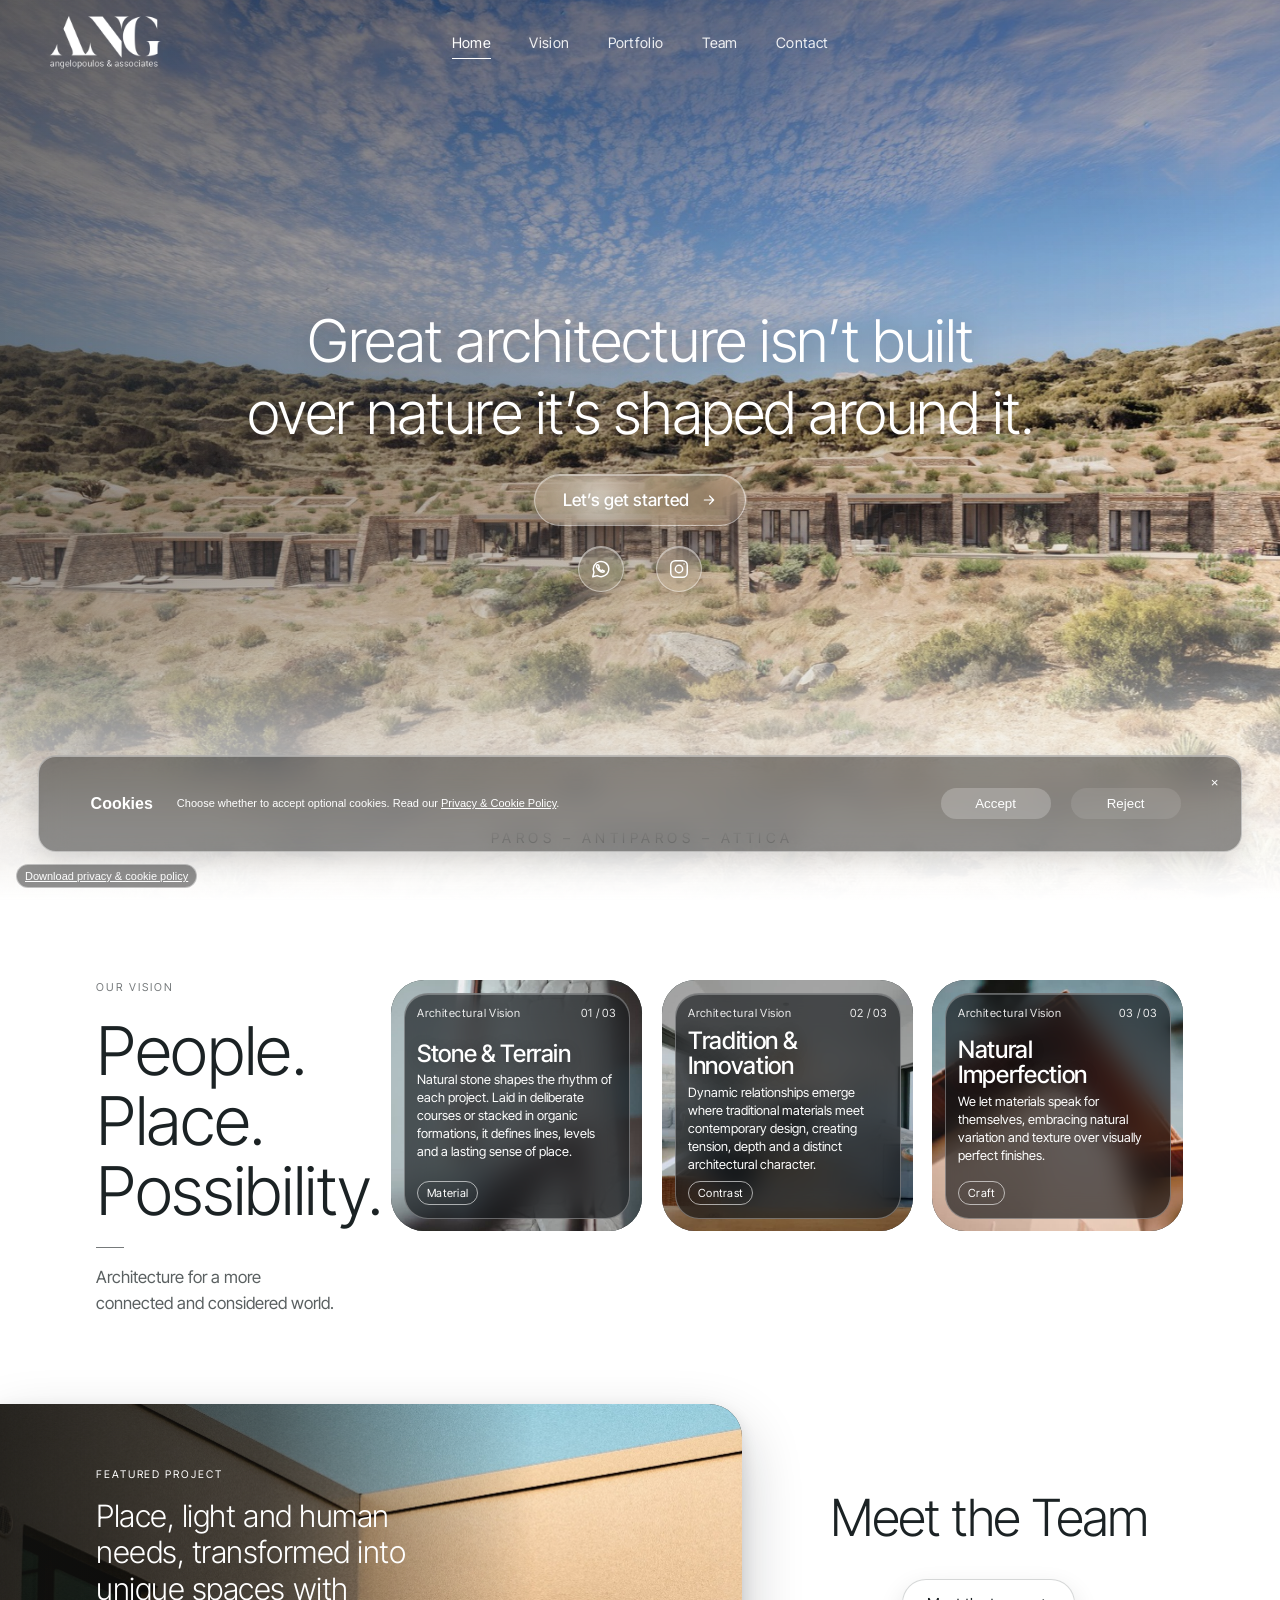
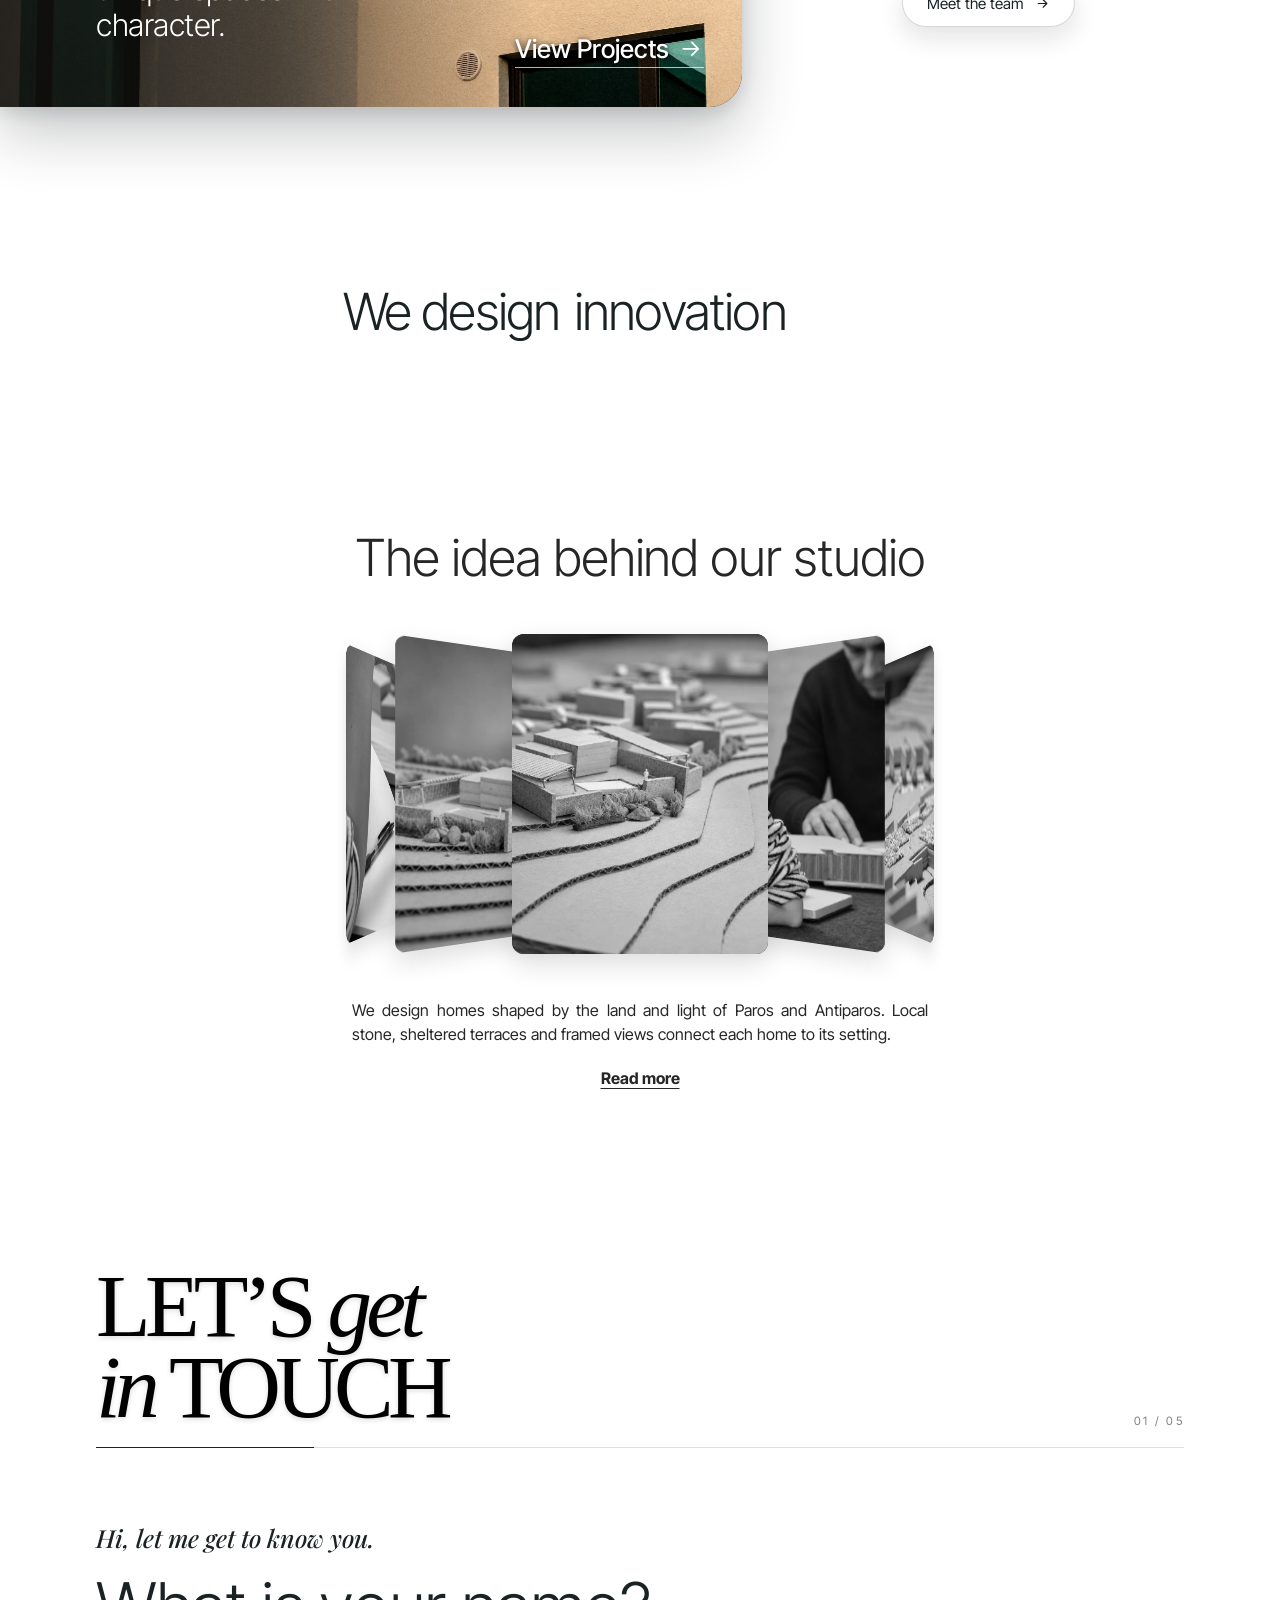
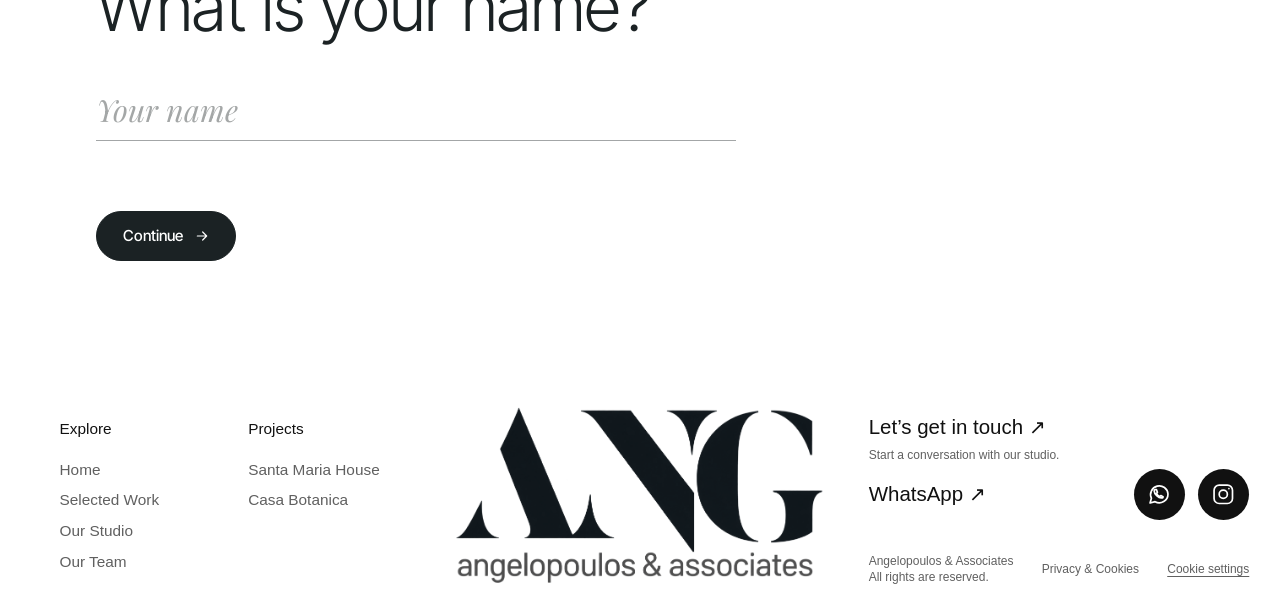
<file: index.html>
<!DOCTYPE html>
<html lang="en">
<head>
<meta charset="utf-8">
<meta name="viewport" content="width=device-width, initial-scale=1, viewport-fit=cover">
<script>
if (location.pathname === '/index.html') {
  history.replaceState(history.state, '', '/' + location.search + location.hash);
}
</script>
<title>Angelopoulos &amp; Associates</title>
<style>
:root{--page:#FFFFFF;--ink:#1B2224;color-scheme:light}

:root[data-theme="dark"]{--page:#12161A;--ink:#E8EBE8;color-scheme:dark}
*,*::before,*::after{box-sizing:border-box}
html,body{margin:0}
html{scroll-behavior:smooth}@media (prefers-reduced-motion:reduce){html{scroll-behavior:auto}}
body{background:var(--page);color:var(--ink);font-family:"Inter Tight",system-ui,-apple-system,"Segoe UI",Roboto,Arial,sans-serif}
.hero::after{content:"";position:absolute;inset:0;z-index:1;pointer-events:none;background:linear-gradient(90deg,rgba(10,12,14,.46) 0%,rgba(10,12,14,.16) 60%,rgba(10,12,14,0) 100%),linear-gradient(to bottom,rgba(0,0,0,.22),rgba(0,0,0,0) 28%)}
.hero .quote{position:absolute;inset:0;z-index:2;min-height:0;display:flex;flex-direction:column;align-items:flex-start;justify-content:center;text-align:left;padding:5.5rem clamp(1.5rem,7vw,6rem) 9vh clamp(5.5rem,10vw,9rem);color:#fff;text-shadow:0 2px 26px rgba(0,0,0,.30)}
.hero .quote .sig{color:rgba(255,255,255,.88)}
.hero .fade{z-index:2;height:52%;background:linear-gradient(to bottom,color-mix(in srgb,var(--page) 0%,transparent) 0%,color-mix(in srgb,var(--page) 5%,transparent) 14%,color-mix(in srgb,var(--page) 16%,transparent) 30%,color-mix(in srgb,var(--page) 36%,transparent) 48%,color-mix(in srgb,var(--page) 64%,transparent) 66%,color-mix(in srgb,var(--page) 88%,transparent) 84%,var(--page) 100%)}
html{scroll-padding-top:4.5rem}
.hero .quote blockquote{max-width:min(48rem,100%)}
.hero .quote .l1{font-size:clamp(1.85rem,4.15vw,3.6rem)}
.hero .quote .l2{font-size:clamp(1.1rem,2.35vw,1.85rem)}
.hero .quote .sig::before{margin:0 0 1rem}
.hero .quote .cta{display:inline-flex;align-items:center;gap:.7rem;margin-top:2rem;padding:1rem 1.75rem;border-radius:999px;position:relative;overflow:hidden;isolation:isolate;background:rgba(255,255,255,.10);-webkit-backdrop-filter:blur(14px) saturate(1.3);backdrop-filter:blur(14px) saturate(1.3);border:1px solid rgba(255,255,255,.45);color:#fff;text-decoration:none;text-shadow:0 1px 10px rgba(0,0,0,.25);font:500 1.08rem/1 "Inter Tight",system-ui,-apple-system,"Segoe UI",Roboto,Arial,sans-serif;box-shadow:inset 0 1px 0 rgba(255,255,255,.4),0 8px 24px rgba(0,0,0,.14);opacity:0;transform:translateY(12px);transition:opacity 1.4s ease 1.7s,transform 1.4s ease 1.7s,gap .3s ease,background .3s ease}
.hero .quote .cta::before{content:"";position:absolute;top:-50%;left:0;width:60%;height:200%;z-index:-1;pointer-events:none;background:radial-gradient(closest-side,rgba(255,255,255,.55),rgba(255,255,255,.18) 55%,rgba(255,255,255,0) 100%);animation:glowx 4.2s ease-in-out infinite alternate}
@keyframes glowx{from{transform:translateX(-30%)}to{transform:translateX(150%)}}
.hero .quote .cta:hover{background:rgba(255,255,255,.2)}
@media (prefers-reduced-motion:reduce){.hero .quote .cta::before{animation:none;transform:translateX(40%)}}
.hero .quote.in .cta{opacity:1;transform:none}
.hero .quote .cta:hover{gap:1rem}
.cta svg{width:16px;height:16px;fill:none;stroke:currentColor;stroke-width:1.8;stroke-linecap:round;stroke-linejoin:round}
.cta:focus-visible{outline:2px solid #fff;outline-offset:3px}
@media (min-width:900px) and (min-aspect-ratio:3/2){.bg{background-size:130% auto;background-position:0% 62%}}
@media (prefers-reduced-motion:reduce){.hero .quote .cta{opacity:1;transform:none;transition:none}}
.top{position:fixed;top:0;left:0;right:0;z-index:30;display:grid;grid-template-columns:1fr auto 1fr;align-items:center;padding:calc(.9rem + env(safe-area-inset-top,0px)) clamp(1.25rem,4vw,3rem) .9rem;color:#fff;transition:background .35s,color .35s,box-shadow .35s}
.top.scrolled{color:var(--ink)}
.brand{justify-self:start;display:block;line-height:0}
.brand img{display:block;width:clamp(90px,9vw,130px);height:auto;filter:brightness(0) invert(1);transition:filter .35s}
.top.scrolled .brand img{filter:brightness(0)}
.top nav ul{list-style:none;margin:0;padding:0;display:flex;gap:clamp(1.2rem,3vw,2.6rem)}
.top nav a{color:inherit;text-decoration:none;font-size:.9rem;letter-spacing:.02em;padding:.4rem 0;border-bottom:1px solid transparent;opacity:.9;transition:opacity .25s,border-color .25s}
.top nav a:hover,.top nav a[aria-current="true"]{border-bottom-color:currentColor;opacity:1}
.top a:focus-visible,.menu-btn:focus-visible{outline:2px solid currentColor;outline-offset:4px}
.menu-btn{display:none}
@media (max-width:760px){.top{grid-template-columns:1fr auto}.menu-btn{display:grid;place-items:center;width:40px;height:40px;padding:0;background:none;border:0;color:inherit;cursor:pointer}.menu-btn svg{width:22px;height:22px;fill:none;stroke:currentColor;stroke-width:1.6;stroke-linecap:round}.top nav{position:absolute;top:100%;left:0;right:0;background:rgba(255,255,255,.96);color:var(--ink);max-height:0;overflow:hidden;transition:max-height .4s ease}.top.open nav{max-height:340px}.top nav ul{flex-direction:column;gap:0;padding:.5rem clamp(1.25rem,4vw,3rem) 1rem}.top nav a{display:block;padding:.8rem 0;font-size:1rem}}
.ap-sec{padding:clamp(3rem,7vw,5rem) clamp(1.5rem,8vw,6rem) clamp(1rem,3vw,2rem)}
.ap{display:grid;grid-template-columns:minmax(0,.8fr) minmax(0,2.6fr);gap:clamp(1.5rem,4vw,3.5rem);align-items:start;max-width:1280px;margin:0 auto}
@media (max-width:900px){.ap{grid-template-columns:1fr}}
.ap-eyebrow{display:block;font-size:.68rem;letter-spacing:.18em;text-transform:uppercase;color:color-mix(in srgb,var(--ink) 60%,transparent)}
.ap-h{margin:1.4rem 0 0;font-weight:300;font-size:clamp(1.8rem,3.2vw,2.6rem);line-height:1.08;letter-spacing:-.02em}
.ap-rule{display:block;width:28px;height:1px;background:var(--ink);opacity:.6;margin:1.3rem 0 1rem}
.ap-text{margin:0;font-size:1.05rem;line-height:1.55;max-width:26ch;color:color-mix(in srgb,var(--ink) 72%,transparent)}
.ap-cards{display:grid;grid-template-columns:repeat(3,minmax(0,1fr));gap:clamp(.7rem,1.6vw,1.2rem)}
@media (max-width:560px){.ap-cards{grid-template-columns:1fr}}
.apc{display:block;color:inherit;text-decoration:none}
.apc .v{position:relative;aspect-ratio:8/7;overflow:hidden;border-radius:18px;background:#222B2E}
.apc video{display:block;width:100%;height:100%;object-fit:cover;transition:transform 1s cubic-bezier(.2,.8,.2,1)}
.apc:hover video{transform:scale(1.05)}
.apc .n{display:block;margin-top:.9rem;font-size:.75rem;letter-spacing:.04em;color:color-mix(in srgb,var(--ink) 55%,transparent)}
.apc .l{display:flex;justify-content:space-between;align-items:center;gap:.6rem;margin-top:.3rem;padding-bottom:.9rem;border-bottom:1px solid color-mix(in srgb,var(--ink) 14%,transparent);font-size:.95rem}
.apc .l svg{flex:none;width:16px;height:16px;fill:none;stroke:currentColor;stroke-width:1.6;stroke-linecap:round;stroke-linejoin:round;transition:transform .3s}
.apc:hover .l svg{transform:translateX(3px)}
.apc:focus-visible{outline:2px solid var(--ink);outline-offset:4px}
@media (prefers-reduced-motion:reduce){.apc video{transition:none}}
.sq-row{display:grid;grid-template-columns:repeat(3,minmax(0,1fr));gap:clamp(.8rem,1.6vw,1.2rem)}
@media (max-width:900px){.sq-row{display:flex;overflow-x:auto;scroll-snap-type:x mandatory;gap:1rem;padding-bottom:.5rem}.sq{flex:0 0 min(78vw,300px);scroll-snap-align:start}}
.sq{container-type:inline-size;position:relative;aspect-ratio:1;border-radius:clamp(22px,2.6vw,34px);overflow:hidden;isolation:isolate;background:#222B2E}
.sq > .vision-card-photo{position:absolute;inset:0;width:100%;height:100%;object-fit:cover;z-index:-1}
.sg{position:absolute;inset:5%;border-radius:clamp(16px,2vw,24px);display:flex;flex-direction:column;justify-content:space-between;padding:5cqw;color:#fff;background:rgba(255,255,255,.09);-webkit-backdrop-filter:blur(14px) saturate(1.15);backdrop-filter:blur(14px) saturate(1.15);border:1px solid rgba(255,255,255,.32);box-shadow:inset 0 1px 0 rgba(255,255,255,.28)}
.sg .st{display:flex;justify-content:space-between;gap:2cqw;font-size:3.5cqw;letter-spacing:.04em;opacity:.9}
.sg h3{margin:0 0 2.2cqw;font-weight:300;font-size:8.6cqw;line-height:1.05;letter-spacing:-.015em;text-shadow:0 1px 14px rgba(0,0,0,.2)}
.sg p{margin:0;font-size:4.3cqw;line-height:1.5;color:rgba(255,255,255,.9)}
.sg .pill{align-self:flex-start;padding:1.6cqw 3.6cqw;border:1px solid rgba(255,255,255,.6);border-radius:999px;font-size:3.5cqw;letter-spacing:.02em}
.hero .place{position:absolute;left:50%;bottom:clamp(1.5rem,6vh,3.5rem);transform:translateX(-50%);z-index:3;margin:0;padding-left:.32em;font-size:clamp(.72rem,1.1vw,.9rem);letter-spacing:.32em;text-transform:uppercase;white-space:nowrap;color:var(--ink);opacity:0;animation:plin 2s ease-out 2.4s both}
@keyframes plin{from{opacity:0}to{opacity:.85}}
@media (max-width:560px){.hero .place{letter-spacing:.2em;padding-left:.2em;font-size:.66rem}}
@media (prefers-reduced-motion:reduce){.hero .place{animation:none;opacity:.85}}
.ft-sec{padding:clamp(2rem,5vw,3.5rem) 0}
.ft{display:grid;grid-template-columns:minmax(0,1.9fr) minmax(0,1fr);gap:clamp(1.5rem,4vw,3.5rem);align-items:center;max-width:none;margin:0;padding-right:clamp(1.5rem,8vw,6rem)}
@media (max-width:900px){.ft{grid-template-columns:1fr}}
.ft-card{position:relative;aspect-ratio:2.45/1;border-radius:0 clamp(22px,2.6vw,34px) clamp(22px,2.6vw,34px) 0;overflow:hidden;isolation:isolate;color:#fff;display:flex;align-items:center;background:#2a2a26}
@media (max-width:600px){.ft-card{aspect-ratio:auto;min-height:340px;align-items:flex-end}}
.ft-img{position:absolute;inset:0;z-index:-2;background:url("portfolio-cover.jpg") center/cover no-repeat}
.ft-card::before{content:"";position:absolute;inset:0;z-index:-1;background:linear-gradient(90deg,rgba(18,18,16,.84) 0%,rgba(18,18,16,.6) 36%,rgba(18,18,16,0) 72%)}
@media (max-width:600px){.ft-card::before{background:linear-gradient(0deg,rgba(18,18,16,.85) 0%,rgba(18,18,16,.45) 55%,rgba(18,18,16,0) 100%)}}
.ft-copy{padding:clamp(1.4rem,3.4vw,2.6rem) clamp(1.4rem,3.4vw,2.6rem) clamp(1.4rem,3.4vw,2.6rem) clamp(1.5rem,8vw,6rem);max-width:min(36rem,100%)}
.ft-eyebrow{display:block;font-size:.66rem;letter-spacing:.18em;text-transform:uppercase;opacity:.75}
.ft-h{margin:1.1rem 0 0;font-weight:300;font-size:clamp(1.35rem,2.4vw,2rem);line-height:1.18;letter-spacing:-.015em}
.ft-copy .ap-rule{background:#fff;opacity:.7}
.ft-p{margin:0;font-size:.95rem;line-height:1.55;opacity:.9}
.ft-link{display:inline-flex;align-items:center;gap:.6rem;margin-top:1.3rem;color:#fff;text-decoration:none;font-size:.92rem;border-bottom:1px solid rgba(255,255,255,.7);padding-bottom:.2rem;transition:gap .3s}
.ft-link:hover{gap:.9rem}
.ft-link svg,.ft-btn svg{width:15px;height:15px;fill:none;stroke:currentColor;stroke-width:1.7;stroke-linecap:round;stroke-linejoin:round}
.ft-team{padding:0 clamp(0rem,1.5vw,1.2rem);display:flex;flex-direction:column;align-items:center;text-align:center}
.ft-th{margin:0;font-weight:300;font-size:clamp(2rem,3.8vw,3.1rem);line-height:1.06;letter-spacing:-.02em}
.ft-btn{display:inline-flex;align-items:center;gap:.7rem;margin-top:1.8rem;padding:.85rem 1.5rem;border-radius:999px;background:rgba(255,255,255,.55);-webkit-backdrop-filter:blur(14px) saturate(1.3);backdrop-filter:blur(14px) saturate(1.3);border:1px solid rgba(27,34,36,.18);color:var(--ink);box-shadow:inset 0 1px 0 rgba(255,255,255,.9),0 10px 26px rgba(16,20,26,.12);text-decoration:none;font-size:.95rem}

.ft-link:focus-visible{outline:2px solid #fff;outline-offset:4px}
.ft-btn:focus-visible{outline:2px solid var(--ink);outline-offset:3px}
.ft-card{box-shadow:0 26px 60px rgba(16,20,26,.24),0 6px 16px rgba(16,20,26,.12);opacity:0;transform:translateX(-40px);transition:opacity 1.2s ease,transform 1.2s cubic-bezier(.2,.8,.2,1),box-shadow .5s ease}
.ft-card .ft-img{inset:-5%;animation:ftdrift 26s ease-in-out infinite alternate;will-change:transform}
@keyframes ftdrift{from{transform:scale(1.02) translate3d(-1%,0,0)}to{transform:scale(1.1) translate3d(1.5%,-1%,0)}}
.ft-copy>*,.ft-team>*{opacity:0;transform:translateY(14px);transition:opacity .9s ease,transform .9s cubic-bezier(.2,.8,.2,1)}
.ft-copy>*:nth-child(2){transition-delay:.35s}.ft-copy>*:nth-child(3){transition-delay:.5s}.ft-copy>*:nth-child(4){transition-delay:.65s}
.ft-team>*:nth-child(1){transition-delay:.4s}.ft-team>*:nth-child(2){transition-delay:.6s}
.ft-sec.in .ft-card{opacity:1;transform:none}
.ft-sec.in .ft-copy>*,.ft-sec.in .ft-team>*{opacity:1;transform:none}
.ft-sec.in .ft-card:hover{transform:translateY(-4px);box-shadow:0 34px 74px rgba(16,20,26,.3),0 8px 20px rgba(16,20,26,.14)}
@media (prefers-reduced-motion:reduce){.ft-card,.ft-copy>*,.ft-team>*{opacity:1;transform:none;transition:none}.ft-card .ft-img{animation:none}}
.studio-more{display:grid;grid-template-rows:0fr;transition:grid-template-rows .7s cubic-bezier(.2,.8,.2,1)}
.studio-more-in{overflow:hidden;min-height:0;padding-top:.9rem}
.studio-more:not(.open) .studio-more-in{padding-top:0}
.studio-copy.open .studio-more{grid-template-rows:1fr}
.studio-more-in .studio-text{opacity:0;transform:translateY(8px);transition:opacity .6s ease .1s,transform .6s ease .1s}
.studio-copy.open .studio-more-in .studio-text{opacity:1;transform:none}
.studio-toggle{display:inline-flex;align-items:center;gap:.55rem;margin-top:1rem;padding:.2rem 0;background:none;border:0;border-bottom:1px solid color-mix(in srgb,var(--ink) 45%,transparent);color:var(--ink);font:inherit;font-size:.95rem;cursor:pointer;transition:gap .3s}
.studio-toggle:hover{gap:.85rem}
.studio-toggle svg{width:15px;height:15px;fill:none;stroke:currentColor;stroke-width:1.7;stroke-linecap:round;stroke-linejoin:round;transition:transform .5s}
.studio-copy.open .studio-toggle svg{transform:rotate(180deg)}
.studio-toggle:focus-visible{outline:2px solid var(--ink);outline-offset:4px}
@media (prefers-reduced-motion:reduce){.studio-more,.studio-more-in .studio-text,.studio-toggle svg{transition:none}}
.cx-sec{display:flex;align-items:center;padding:clamp(4rem,9vw,7rem) clamp(1.5rem,8vw,6rem) clamp(1.5rem,3vw,2.5rem);background:var(--page);color:var(--ink)}
.cx{width:100%;max-width:1100px;margin:0 auto}
.cx-top{display:flex;justify-content:space-between;align-items:center;font-size:.72rem;letter-spacing:.2em;text-transform:uppercase;color:color-mix(in srgb,var(--ink) 58%,transparent)}
.cx-bar{position:relative;height:1px;margin:1rem 0 clamp(2.5rem,6vw,4.5rem);background:color-mix(in srgb,var(--ink) 14%,transparent)}
.cx-bar i{position:absolute;left:0;top:0;height:1px;width:20%;background:var(--ink);transition:width .9s cubic-bezier(.2,.8,.2,1)}
.cx-stage{position:relative;min-height:clamp(22rem,46vh,30rem)}
.cx-step{display:none}
.cx-step.on{display:block;animation:cxin .9s cubic-bezier(.2,.8,.2,1) both}
@keyframes cxin{from{opacity:0;transform:translateY(20px)}to{opacity:1;transform:none}}
.cx-hello{display:block;margin-bottom:1rem;font:italic 400 clamp(1.05rem,1.8vw,1.35rem)/1.3 "Playfair Display",Georgia,serif;color:color-mix(in srgb,var(--ink) 62%,transparent)}
.cx-q{margin:0;max-width:24ch;font:400 clamp(2rem,5vw,3.8rem)/1.1 "Playfair Display",Georgia,"Times New Roman",serif;letter-spacing:-.01em}
.cx-q label{display:block}
.cx-in{display:block;width:min(100%,640px);margin-top:clamp(1.5rem,4vw,2.5rem);padding:.5rem 0 .7rem;background:none;border:0;border-bottom:1px solid color-mix(in srgb,var(--ink) 40%,transparent);border-radius:0;font:400 clamp(1.3rem,2.6vw,1.9rem)/1.3 "Playfair Display",Georgia,serif;color:var(--ink);outline:none;transition:border-color .3s}
.cx-in::placeholder{color:color-mix(in srgb,var(--ink) 40%,transparent);font-style:italic}
.cx-in:focus{border-bottom-color:var(--ink)}
textarea.cx-in{resize:none;overflow:hidden}
.cx-opts{display:flex;flex-wrap:wrap;gap:.7rem;margin-top:clamp(1.5rem,4vw,2.5rem)}
.cx-opt{padding:.85rem 1.5rem;border:1px solid color-mix(in srgb,var(--ink) 35%,transparent);border-radius:999px;background:none;color:var(--ink);font:400 1rem "Inter Tight",system-ui,sans-serif;cursor:pointer;transition:background .3s,color .3s,border-color .3s}
.cx-opt:hover{border-color:var(--ink)}
.cx-opt[aria-checked="true"]{background:var(--ink);color:var(--page);border-color:var(--ink)}
.cx-nav{display:flex;align-items:center;gap:1.4rem;margin-top:clamp(1.4rem,3vw,2.2rem)}
.cx-next{display:inline-flex;align-items:center;gap:.7rem;padding:.9rem 1.6rem;border-radius:999px;border:1px solid var(--ink);background:var(--ink);color:var(--page);font:500 .95rem "Inter Tight",system-ui,sans-serif;cursor:pointer;transition:gap .3s,opacity .3s}
.cx-next:hover{gap:1rem}
.cx-next svg{width:16px;height:16px;fill:none;stroke:currentColor;stroke-width:1.8;stroke-linecap:round;stroke-linejoin:round}
.cx-back{background:none;border:0;padding:.4rem 0;color:color-mix(in srgb,var(--ink) 58%,transparent);font:400 .95rem "Inter Tight",system-ui,sans-serif;cursor:pointer;transition:color .3s}
.cx-back:hover{color:var(--ink)}
.cx-err{min-height:1.4em;margin:.9rem 0 0;font-size:.9rem;color:#9a3b2e}
.cx-when{display:grid;grid-template-columns:minmax(0,360px) minmax(0,1fr);gap:clamp(1.5rem,4vw,3.5rem);margin-top:clamp(1.2rem,3vw,2rem);align-items:start}
@media (max-width:760px){.cx-when{grid-template-columns:1fr}}
.cal-h{display:flex;justify-content:space-between;align-items:center;margin-bottom:.8rem}
.cal-title{font:400 1.3rem "Playfair Display",Georgia,serif}
.cal-h button{width:34px;height:34px;border-radius:50%;border:1px solid color-mix(in srgb,var(--ink) 25%,transparent);background:none;color:var(--ink);font-size:1.2rem;line-height:1;cursor:pointer}
.cal-h button:disabled{opacity:.3;cursor:default}
.cal-g{display:grid;grid-template-columns:repeat(7,1fr);gap:4px;text-align:center}
.cal-g .dow{padding:.4rem 0;font-size:.66rem;letter-spacing:.1em;text-transform:uppercase;color:color-mix(in srgb,var(--ink) 55%,transparent)}
.cal-g button{aspect-ratio:1;border:0;border-radius:50%;background:none;color:var(--ink);font:400 .95rem "Inter Tight",system-ui,sans-serif;cursor:pointer;transition:background .25s}
.cal-g button.ok{box-shadow:inset 0 0 0 1px color-mix(in srgb,var(--ink) 20%,transparent)}
.cal-g button:hover:not(:disabled){background:color-mix(in srgb,var(--ink) 9%,transparent)}
.cal-g button:disabled{color:color-mix(in srgb,var(--ink) 26%,transparent);cursor:default}
.cal-g button[aria-pressed="true"]{background:var(--ink);color:var(--page);box-shadow:none}
.cal-note{margin:.9rem 0 0;font-size:.82rem;color:color-mix(in srgb,var(--ink) 58%,transparent)}
.slots-label{margin:0 0 .8rem;font:italic 400 1.1rem "Playfair Display",Georgia,serif;color:color-mix(in srgb,var(--ink) 65%,transparent);min-height:1.5em}
.slots{display:grid;grid-template-columns:repeat(3,minmax(0,1fr));gap:.5rem}
.slot{padding:.65rem 0;border:1px solid color-mix(in srgb,var(--ink) 25%,transparent);border-radius:999px;background:none;color:var(--ink);font:400 .92rem "Inter Tight",system-ui,sans-serif;cursor:pointer;transition:background .25s,color .25s,border-color .25s}
.slot:hover:not(:disabled){border-color:var(--ink)}
.slot:disabled{opacity:.35;cursor:default;text-decoration:line-through}
.slot[aria-pressed="true"]{background:var(--ink);color:var(--page);border-color:var(--ink)}
.cx-recap{margin:1.6rem 0 0;font-size:1.05rem;color:color-mix(in srgb,var(--ink) 65%,transparent)}
.cx-in:focus-visible{outline:none}
.cx-opt:focus-visible,.cx-next:focus-visible,.cx-back:focus-visible,.cal-g button:focus-visible,.cal-h button:focus-visible,.slot:focus-visible{outline:2px solid var(--ink);outline-offset:3px}
@media (prefers-reduced-motion:reduce){.cx-step.on{animation:none}.cx-bar i{transition:none}}
.sec{min-height:70svh;padding:7rem clamp(1.5rem,8vw,6rem) 4rem}
.sec h2{margin:0 0 .75rem;font-size:clamp(2rem,5vw,3.2rem);font-weight:600;letter-spacing:-.01em}
.sec p{margin:0;color:color-mix(in srgb,var(--ink) 70%,transparent)}
#vision h2,#portfolio h2,#studio h2,#about h2,#contact h2{font-family:"Inter Tight",system-ui,-apple-system,"Segoe UI",Roboto,Arial,sans-serif;font-weight:300;letter-spacing:-.02em;line-height:1.04;font-size:clamp(2.2rem,5.6vw,4.2rem)}
#vision .lead{max-width:52ch;font-size:1rem;line-height:1.6}
#studio{min-height:0;padding-top:clamp(1.5rem,3vw,2.5rem);padding-bottom:clamp(1.5rem,4vw,3rem)}
#studio h2{margin-bottom:1.7rem}
.sec .studio-text{max-width:62ch;font-size:.95rem;line-height:1.6;color:color-mix(in srgb,var(--ink) 78%,transparent)}
.sec .studio-text+.studio-text{margin-top:.9rem}
.sec .studio-text{text-align:justify;text-justify:inter-word;hyphens:auto;-webkit-hyphens:auto}
.studio-grid{display:grid;grid-template-columns:minmax(0,1.15fr) minmax(0,.85fr);gap:clamp(1.2rem,3.5vw,2.5rem);align-items:center}
@media (max-width:860px){.studio-grid{grid-template-columns:1fr}}
.stack{position:relative;width:100%;max-width:300px;aspect-ratio:5/6;margin-inline:auto}
.ph{position:absolute;left:16%;top:15%;width:68%;aspect-ratio:4/5;padding:0;border:6px solid #fff;border-radius:clamp(20px,3vw,28px);overflow:hidden;background:#fff;cursor:pointer;box-shadow:0 14px 34px rgba(16,20,26,.16),0 2px 6px rgba(16,20,26,.08);transition:transform .8s cubic-bezier(.2,.8,.2,1);will-change:transform}
.ph img{display:block;width:100%;height:100%;object-fit:cover;pointer-events:none}
.ph[data-p="0"]{transform:translate(14%,8%) rotate(9deg);z-index:4}
.ph[data-p="1"]{transform:translate(-18%,-3%) rotate(-9deg);z-index:3}
.ph[data-p="2"]{transform:translate(2%,-19%) rotate(2deg);z-index:2}
.ph[data-p="3"]{transform:translate(-8%,16%) rotate(-3deg) scale(.96);z-index:1}
.ph:hover{box-shadow:0 18px 40px rgba(16,20,26,.22),0 2px 6px rgba(16,20,26,.08)}
.ph:focus-visible{outline:2px solid var(--ink);outline-offset:4px}
@media (prefers-reduced-motion:reduce){.ph{transition:none}}
#portfolio{display:flex;flex-direction:column;align-items:center;justify-content:center;text-align:center;min-height:0;padding-top:clamp(3rem,7vw,4.5rem);padding-bottom:clamp(3rem,7vw,4.5rem)}
#vision{padding-bottom:2rem}
#about{padding-top:clamp(3rem,7vw,4.5rem)}
#portfolio h2{margin:0}
.pf-link{display:inline-flex;align-items:center;gap:.7rem;margin-top:1.6rem;padding:.65rem 1.3rem;border:1px solid color-mix(in srgb,var(--ink) 35%,transparent);border-radius:999px;color:var(--ink);text-decoration:none;font-size:1rem;font-weight:500;transition:background .25s,gap .25s}
.pf-link:hover{background:color-mix(in srgb,var(--ink) 8%,transparent);gap:1rem}
.pf-link svg{width:16px;height:16px;fill:none;stroke:currentColor;stroke-width:1.8;stroke-linecap:round;stroke-linejoin:round}
.pf-link:focus-visible{outline:2px solid var(--ink);outline-offset:3px}
.car{position:relative;margin-top:2.5rem;max-width:1180px}
.viewport{overflow:hidden;padding:1.25rem 0}
.track{position:relative;display:flex;gap:clamp(.9rem,2.2vw,1.6rem);list-style:none;margin:0;padding:0;transition:transform .7s cubic-bezier(.2,.8,.2,1)}
.slide{position:relative;flex:0 0 clamp(250px,36vw,390px);aspect-ratio:1;border-radius:clamp(28px,4vw,44px);overflow:hidden;isolation:isolate;background:#222B2E;transform:scale(.9);opacity:.5;transition:transform .7s cubic-bezier(.2,.8,.2,1),opacity .7s;box-shadow:0 18px 40px rgba(16,20,26,.18)}
.slide.on{transform:none;opacity:1}
.slide video{position:absolute;inset:0;width:100%;height:100%;object-fit:cover;z-index:-1}
.glass{position:absolute;inset:7%;border-radius:clamp(20px,3vw,30px);display:flex;flex-direction:column;justify-content:space-between;padding:clamp(.9rem,2.4vw,1.4rem);color:#fff;background:rgba(255,255,255,.09);-webkit-backdrop-filter:blur(16px) saturate(1.15);backdrop-filter:blur(16px) saturate(1.15);border:1px solid rgba(255,255,255,.32);box-shadow:inset 0 1px 0 rgba(255,255,255,.28)}
.glass .top{display:flex;justify-content:space-between;font-size:.76rem;letter-spacing:.04em;opacity:.9}
.glass h3{margin:0 0 .7rem;letter-spacing:-.015em;font:300 clamp(1.6rem,3.3vw,2.3rem)/1.05 "Inter Tight",system-ui,-apple-system,"Segoe UI",Roboto,Arial,sans-serif;text-shadow:0 1px 14px rgba(0,0,0,.2)}
.sec .glass p{margin:0;max-width:30ch;font-size:clamp(.76rem,1.3vw,.84rem);line-height:1.55;color:rgba(255,255,255,.9)}
.glass .pill{align-self:flex-start;padding:.4rem .9rem;border:1px solid rgba(255,255,255,.6);border-radius:999px;font-size:.76rem;letter-spacing:.02em}
.cnav{position:absolute;top:50%;transform:translateY(-50%);z-index:2;width:36px;height:36px;border-radius:50%;border:0;display:grid;place-items:center;background:var(--ink);color:var(--page);cursor:pointer;box-shadow:0 3px 10px rgba(0,0,0,.2)}
.cnav svg{width:14px;height:14px;fill:none;stroke:currentColor;stroke-width:1.8;stroke-linecap:round;stroke-linejoin:round}
.cnav.prev{left:.5rem}.cnav.next{right:.5rem}
.dots{display:flex;justify-content:center;gap:.5rem;margin-top:.75rem}
.dots button{width:6px;height:6px;padding:0;border:0;border-radius:99px;background:color-mix(in srgb,var(--ink) 25%,transparent);cursor:pointer;transition:width .3s,background .3s}
.dots button[aria-current="true"]{width:20px;background:var(--ink)}
.cnav:focus-visible,.dots button:focus-visible{outline:2px solid var(--ink);outline-offset:3px}
@media (prefers-reduced-motion:reduce){.track,.slide{transition:none}}
.quote{min-height:48svh;display:grid;place-items:center;text-align:center;padding:clamp(.5rem,2vw,1.5rem) clamp(1.25rem,6vw,5rem) clamp(4rem,10vw,7rem)}
.quote blockquote{margin:0;max-width:1100px;font-family:"Inter Tight",system-ui,-apple-system,"Segoe UI",Roboto,Arial,sans-serif;text-transform:uppercase;line-height:1.05;text-wrap:balance}
.quote .l1{display:block;font-weight:300;font-size:clamp(1.7rem,5.3vw,3.9rem)}
.quote .l2{display:block;margin-top:.5em;font-weight:300;letter-spacing:.03em;font-size:clamp(1.15rem,3.4vw,2.5rem)}
.quote .l1,.quote .l2{opacity:0;transform:translateY(28px);filter:blur(8px);transition:opacity 1.6s cubic-bezier(.2,.8,.2,1),transform 1.6s cubic-bezier(.2,.8,.2,1),filter 1.6s cubic-bezier(.2,.8,.2,1),letter-spacing 2.2s cubic-bezier(.2,.8,.2,1)}
.quote .l1{letter-spacing:.05em}
.quote .l2{transition-delay:.55s;letter-spacing:.09em}
.quote.in .l1,.quote.in .l2{opacity:1;transform:none;filter:none}
.quote.in .l1{letter-spacing:0}
.quote.in .l2{letter-spacing:.03em}
.quote .sig{display:block;margin-top:1.8rem;font-size:clamp(.9rem,1.3vw,1.05rem);font-weight:400;letter-spacing:.2em;color:color-mix(in srgb,var(--ink) 62%,transparent);opacity:0;transform:translateY(12px);transition:opacity 1.6s ease 1.3s,transform 1.6s ease 1.3s}
.quote .sig::before{content:"";display:block;width:34px;height:1px;background:currentColor;opacity:.55;margin:0 auto 1rem}
.quote.in .sig{opacity:1;transform:none}
@media (prefers-reduced-motion:reduce){.quote .sig{opacity:1;transform:none;transition:none}}
.quote.in blockquote{animation:qdrift 9s ease-in-out 2.4s infinite alternate}
@keyframes qdrift{to{transform:translateY(-7px)}}
@media (prefers-reduced-motion:reduce){.quote .l1,.quote .l2{opacity:1;transform:none;filter:none;transition:none}.quote .l1{letter-spacing:0}.quote .l2{letter-spacing:.03em}.quote.in blockquote{animation:none}}
.hero{position:relative;width:100%;height:100svh;min-height:520px;overflow:hidden;background:#8F8F8F}
.bg{position:absolute;inset:-3%;background:url(ang-landing-landscape.jpg) 45% center/cover no-repeat;animation:bgin 1.6s ease-out both,kb 36s ease-in-out 1.6s infinite alternate;will-change:transform}@keyframes bgin{from{opacity:0}to{opacity:1}}@keyframes kb{from{transform:scale(1)}to{transform:scale(1.07) translate3d(-1%,-.6%,0)}}@media (prefers-reduced-motion:reduce){.bg{animation:none}}
.fade{position:absolute;left:0;right:0;bottom:-1px;height:42%;pointer-events:none;
  background:linear-gradient(to bottom,transparent 0%,color-mix(in srgb,var(--page) 8%,transparent) 20%,color-mix(in srgb,var(--page) 30%,transparent) 42%,color-mix(in srgb,var(--page) 62%,transparent) 66%,color-mix(in srgb,var(--page) 90%,transparent) 88%,var(--page) 100%)}
@keyframes fade{from{opacity:0}to{opacity:1}}
:focus-visible{outline:3px solid #fff;outline-offset:4px}
/* Match the studio content to the vision section's alignment. */
#studio > h2,#studio > .studio-grid{max-width:1280px;margin-left:auto;margin-right:auto}
#studio .studio-text{font-size:1.05rem}

.hero-socials{display:flex;gap:32px;margin-top:20px;pointer-events:auto}
.hero-social{display:grid;place-items:center;width:46px;height:46px;border-radius:50%;color:#fff;background:rgba(255,255,255,.10);border:1px solid rgba(255,255,255,.45);backdrop-filter:blur(14px) saturate(1.3);-webkit-backdrop-filter:blur(14px) saturate(1.3);box-shadow:inset 0 1px 0 rgba(255,255,255,.4),0 8px 24px rgba(0,0,0,.14);transition:background .3s,box-shadow .3s}
.hero-social svg{width:22px;height:22px;fill:none;stroke:currentColor;stroke-width:1.6;stroke-linecap:round;stroke-linejoin:round}
.hero-social:hover{background:rgba(255,255,255,.25);box-shadow:inset 0 1px 0 rgba(255,255,255,.55),0 10px 28px rgba(0,0,0,.2)}
.hero-social:focus-visible{outline:2px solid white;outline-offset:4px}
.hero-social-wrap{animation:social-float 5s ease-in-out infinite}
.hero-social-wrap:nth-child(2){animation-delay:-2.5s}
.hero-social[aria-disabled="true"]{cursor:default}
@keyframes social-float{0%,100%{transform:translateY(0)}50%{transform:translateY(-5px)}}
@media(max-width:640px){.hero .quote{padding-left:86px;padding-right:1rem}.hero-social{width:44px;height:44px}}
@media(prefers-reduced-motion:reduce){.hero-social-wrap{animation:none}.hero-social{transition:none}}

#studio .stack{max-width:380px;aspect-ratio:5/6;margin:16px auto 30px}
#studio .ph{inset:0;width:100%;height:100%;aspect-ratio:auto;border:10px solid #fff;border-bottom-width:54px;border-radius:30px;overflow:visible;background:#f6f7f7;box-shadow:0 16px 45px rgba(24,32,35,.08);transition:transform .85s cubic-bezier(.22,.8,.25,1),opacity .65s ease,box-shadow .5s;transform-origin:center bottom}
#studio .ph img{border-radius:20px;object-fit:cover}
#studio .ph[data-p="0"]{transform:translate(0,0) rotate(0);opacity:1;z-index:4}
#studio .ph[data-p="1"]{transform:translate(12px,12px) scale(.96);opacity:1;z-index:3}
#studio .ph[data-p="2"]{transform:translate(24px,24px) scale(.92);opacity:.6;z-index:2}
#studio .ph[data-p="3"]{transform:translate(30px,30px) scale(.89);opacity:0;z-index:1}
#studio .ph[data-p="0"]:hover{box-shadow:0 22px 50px rgba(24,32,35,.13)}
#studio .ph.leaving{transform:translate(-35px,-9px) rotate(-4deg) scale(.97);opacity:0;pointer-events:none}
.frame-footer{position:absolute;top:100%;height:54px;left:4px;right:4px;display:flex;align-items:center;justify-content:space-between;color:#495158;font:400 12px Arial,sans-serif}
.frame-footer>span:last-child{display:flex;gap:10px}
#studio .ph:focus-visible{outline:2px solid var(--ink);outline-offset:5px}
@media(max-width:700px){#studio .stack{max-width:min(340px,85%);margin-top:25px}}
@media(prefers-reduced-motion:reduce){#studio .ph{transition:none}}
.social-marks svg{width:94px;height:22px}.frame-footer{flex-direction:row-reverse}#studio > h2{font-size:clamp(1rem,4.45vw,3.9rem);white-space:nowrap}
#studio > h2 svg{display:inline-block;vertical-align:-.12em;width:4em;height:auto;color:black}
:root[data-theme="dark"] #studio > h2 svg{background:#eee;border-radius:.08em}
.ft-team > .contact-title,#studio .studio-copy > .contact-title{font:500 clamp(2.35rem,4.25vw,4.5rem)/.99 "Cormorant Garamond",Georgia,serif;letter-spacing:-.035em;color:var(--ink)}
.contact-title .team-ink{display:inline-block;font-style:italic;animation:team-ink-drift 5.5s ease-in-out infinite}
@keyframes team-ink-drift{0%,100%{transform:translateY(0) rotate(-.35deg)}50%{transform:translateY(-3px) rotate(.35deg)}}
@media(prefers-reduced-motion:reduce){.contact-title .team-ink{animation:none}}
#studio > h2 .studio-ink{filter:drop-shadow(.4px 1.2px .8px rgba(0,0,0,.18));animation:team-ink-drift 5.5s ease-in-out infinite}
@media(prefers-reduced-motion:reduce){#studio > h2 .studio-ink{animation:none}}
#contact .contact-title,#studio > .contact-title{margin:0;color:#000;font:400 clamp(3.4rem,7vw,7rem)/.9 "Times New Roman",Georgia,serif;letter-spacing:-.065em;text-transform:none;text-shadow:0 2px 5px rgba(0,0,0,.14)}
#contact .contact-title span{display:block;white-space:nowrap}
#contact .contact-title em{font-weight:400;font-style:italic}
#contact .cx-top{align-items:flex-end;margin-bottom:1.2rem}
:root[data-theme="dark"] #contact .contact-title{background:#eee;border-radius:.08em;padding:.08em .12em}
#contact .cx-hello,#contact .cx-recap{display:block;color:var(--ink);font-size:clamp(1.15rem,2vw,1.55rem);font-weight:500;line-height:1.45;letter-spacing:normal;text-transform:none}
#contact .cx-hello{margin-bottom:1rem}

.ft-card > .ft-link{flex:none;margin:0 clamp(1.2rem,3vw,2.8rem) 0 auto;font-size:clamp(1.15rem,2vw,1.65rem);font-weight:500;white-space:nowrap}
.ft-card > .ft-link svg{width:1em;height:1em}
@media(max-width:760px){.ft-card{flex-direction:column;align-items:stretch;justify-content:flex-end}.ft-card > .ft-link{align-self:flex-end;margin-bottom:1.4rem}}
.ft-card .ft-img{background-position:center 60%}
.ft-card > .ft-link{align-self:flex-end;margin-bottom:clamp(1.2rem,3vw,2.4rem);text-shadow:0 1px 6px #000}
#studio > .contact-title{font-size:clamp(1.45rem,5.3vw,4.8rem);margin-bottom:1.7rem;white-space:normal}
#studio .studio-copy > .contact-title{text-align:center;margin:0 0 1.7rem}
#studio .studio-text{margin-inline:auto}
#studio .studio-grid{
  grid-template-columns:minmax(0,1fr) minmax(0,1.12fr);
  max-width:1160px;
  gap:clamp(1rem,4vw,3rem);
  align-items:start;
}
#studio .stack{grid-column:1;grid-row:1;width:100%;max-width:none;aspect-ratio: .72;margin:2.8rem 0 0}
#studio .ph{border:0;border-radius:clamp(5px, .65vw, 10px);overflow:hidden;box-shadow:none}
#studio .ph img{border-radius:0}
#studio .ph[data-p]:not([data-p="0"]){opacity:0}
#studio .frame-footer{display:none}
#studio .studio-copy{grid-column:2;grid-row:1;position:relative;z-index:5;padding:0 0 1rem}
#studio .studio-copy > .contact-title{
  text-align:left;
  margin:0 0 clamp(1.2rem,2.8vw,2.6rem) calc(-1 * clamp(1rem,4vw,3rem) - 12%);
  font-size:clamp(2.3rem,5.5vw,5.35rem);
  line-height:.88;
  text-shadow:0 1px 7px rgba(255,255,255,.4);
}
#studio .contact-title > span{display:block}
#studio .studio-copy .studio-text{max-width:none;text-align:justify;margin-inline:0;hyphens:auto;overflow-wrap:break-word}
#studio .studio-toggle{padding:.6rem 1.15rem;border:1px solid color-mix(in srgb,var(--ink) 35%,transparent);border-radius:4px}
@media(max-width:620px){
  #studio .studio-grid{grid-template-columns:minmax(0,1fr) minmax(0,1fr);gap:1rem}
  #studio .stack{aspect-ratio:2/3;margin-top:2.1rem}
  #studio .studio-copy > .contact-title{font-size:clamp(1.65rem,6vw,2.3rem);margin-left:calc(-1rem - 9%);margin-bottom:1.2rem}
  #studio .studio-copy .studio-text{font-size:.9rem;text-align:left}
  #studio .studio-toggle{font-size:.8rem;padding:.5rem .6rem}
}
/* Center the quote and its button in the hero. */
.hero .quote {
  inset: 0;
  align-items: center;
  justify-content: center;
  padding: 0 1rem;
  text-align: center;
  pointer-events: none;
}
.hero .quote blockquote {
  max-width: 64rem;
  text-transform: none;
  line-height: 1.12;
  animation: none;
}
.hero .quote .l1,
.hero .quote .l2 {
  font-size: clamp(.95rem, 4.6vw, 4rem);
  white-space: nowrap;
  letter-spacing: -.025em;
}
.hero .quote .l2 { margin-top: .1em; }
.hero .quote .cta {
  margin-top: clamp(1rem, 2.2vw, 1.75rem);
  pointer-events: auto;
}
@media (max-width: 600px) {
  .hero .quote .l1,
  .hero .quote .l2 {
    font-size: clamp(1.06rem, 5.45vw, 2.03rem);
    white-space: normal;
    text-wrap: balance;
  }
  .hero .quote .cta {
    min-height: 44px;
    padding: .65rem 1.05rem;
    font-size: .92rem;
  }
}
/* Improve contrast and readability in the vision cards. */
#vision .sg { background: rgba(16, 20, 22, .64); }
#vision .sg h3 { font-size: clamp(1.5rem, 8.5cqw, 2.65rem); font-weight: 500; }
#vision .sg p { font-size: clamp(.8rem, 4.45cqw, 1.17rem); line-height: 1.4; color: #fff; }
#vision .sg .st, #vision .sg .pill { font-size: clamp(.7rem, 3.4cqw, .92rem); }
@media (max-width: 900px) {
  #vision .sq-row { display: flex; overflow-x: auto; scroll-snap-type: x mandatory; padding-bottom: .5rem; }
  #vision .sq { flex: 0 0 min(100%, 380px); scroll-snap-align: start; }
}

/* Studio profile: the title and frame sit beside balanced editorial columns. */
#studio .studio-grid {
  max-width: 1400px;
  grid-template-columns: minmax(0, 1fr) minmax(0, 2.35fr);
  gap: clamp(1.5rem, 4vw, 4rem);
}
#studio .studio-visual > .contact-title {
  position: relative;
  z-index: 2;
  margin: 0 0 -.68em;
  pointer-events: none;
  text-shadow: 0 1px 8px rgba(255, 255, 255, .65);
  font: 500 clamp(2.35rem, 4vw, 4.5rem)/.94 "Cormorant Garamond", Georgia, serif;
  letter-spacing: -.035em;
}
#studio .studio-visual > .contact-title .team-ink {
  display: block;
  width: max-content;
  text-shadow: 0 1px 3px rgba(255, 255, 255, .25);
}
#studio .studio-visual .stack { margin: 0; z-index: 1; }
#studio .ph video { display: block; width: 100%; height: 100%; object-fit: cover; pointer-events: none; }
#studio .studio-portrait { container-type: size; }
#studio .studio-portrait img { position: absolute; inset: 50% auto auto 50%; width: 100cqh; height: 100cqw; max-width: none; transform: translate(-50%, -50%) rotate(90deg); object-position: center 58%; }

.design-line {
  display: flex;
  justify-content: center;
  align-items: baseline;
  gap: .28em;
  white-space: nowrap;
  margin: 0;
  padding: clamp(3rem, 9vw, 8rem) 12px;
  color: var(--ink);
  font: 300 clamp(.85rem, 4vw, 3.75rem)/1.3 "Inter Tight", system-ui, sans-serif;
  letter-spacing: -.035em;
}
.design-line-window {
  display: inline-block;
  height: 1.3em;
  overflow: hidden;
  vertical-align: top;
  align-self: center;
  mask-image: linear-gradient(transparent, #000 12%, #000 88%, transparent);
}
.design-line-words {
  display: flex;
  flex-direction: column;
  animation: design-line-roll 14s cubic-bezier(.65, 0, .25, 1) infinite;
}
.design-line-words > span { height: 1.3em; }
@keyframes design-line-roll {
  0%, 13% { transform: translateY(0); }
  18%, 31% { transform: translateY(-16.6667%); }
  36%, 49% { transform: translateY(-33.3333%); }
  54%, 67% { transform: translateY(-50%); }
  72%, 95% { transform: translateY(-66.6667%); }
  100% { transform: translateY(-83.3333%); }
}
@media (prefers-reduced-motion: reduce) {
  .design-line-words { animation: none; }
}

.vision-loop-copy { display: none; }
@media (max-width: 600px) {
  #vision .ap-copy { text-align: center; }
  #vision .ap-h { font-size: clamp(.85rem, 5.8vw, 2rem); white-space: nowrap; }
  #vision .ap-h br { display: none; }
  #vision .ap-rule, #vision .ap-text { margin-inline: auto; }
  #vision .vision-carousel {
    margin-inline: calc(-1 * clamp(1.5rem, 8vw, 6rem));
    overflow-x: auto;
  }
  #vision .sq-row { display: flex; width: max-content; gap: 1rem; overflow: visible; scroll-snap-type: none; }
  #vision .sq { flex: 0 0 min(43.4vw, 171.5px); }
  #vision .sg { padding: 4cqw; border-radius: 10cqw; }
  #vision .sg h3 { font-size: 7.8cqw; line-height: 1.08; margin-bottom: 2cqw; }
  #vision .sg p { font-size: 5.6cqw; line-height: 1.24; }
  #vision .sg .st, #vision .sg .pill { font-size: 5cqw; line-height: 1.15; }
  #vision .sg .st { letter-spacing: 0; }
  #vision .sg .st > :last-child { white-space: nowrap; }
  #vision .sg .pill { padding: 1cqw 3cqw; }

}
@media (max-width: 600px) and (prefers-reduced-motion: no-preference) {
  #vision .vision-carousel { overflow: hidden; }
  #vision .sq-row { animation: vision-glide 42s linear infinite; }
  #vision .vision-loop-copy { display: block; }
}
@keyframes vision-glide {
  to { transform: translateX(calc(-50% - .5rem)); }
}

.design-line--mobile { display: none; }
@media (max-width: 600px) {
  .design-line--desktop { display: none; }
  p.design-line--mobile {
    display: flex;
    justify-content: center;
    text-align: center;
    padding: .75rem 1rem 1.5rem;
    font-size: clamp(1.3rem, 6.76vw, 2.47rem);
    font-weight: 400;
    color: var(--ink);
    gap: .25em;
  }
  p.design-line--mobile .design-line-window {
    text-align: left;
    flex: 0 0 auto;
    height: 1.3em;
    mask-image: none;
  }
  p.design-line--mobile .design-line-words {
    display: grid;
    grid-auto-rows: 1.3em;
  }
}
@media (max-width: 600px) {
  .ft-team { padding-top: 2rem; }
  .ft-team > .ft-btn { margin-top: clamp(1rem, 2.5vw, 2rem); }
}
#studio .studio-grid:has(> .studio-flip) {
  row-gap: .75rem;
  grid-template-areas: "title" "gallery" "copy";
}
#studio .studio-flip {
  grid-area: gallery;
  justify-self: center;
  width: min(100vw, 68rem);
  min-width: 0;
  color: #161616;
}
.studio-flip-stage {
  position: relative;
  height: clamp(15rem, 45vw, 24rem);
  overflow: hidden;
  perspective: 800px;
  touch-action: pan-y;
  user-select: none;
  cursor: grab;
}
.studio-flip-stage:active { cursor: grabbing; }
.studio-flip-card {
  --offset: 0;
  position: absolute;
  inset: 50% auto auto 50%;
  width: clamp(8.75rem, 43vw, 16rem);
  aspect-ratio: 4 / 5;
  overflow: hidden;
  border-radius: .75rem;
  background: #222;
  box-shadow: 0 10px 26px #0002;
  transform: translate(-50%, -50%) translateX(calc(var(--offset) * min(24vw, 9.5rem)))
    translateZ(calc(var(--depth, 0) * -90px)) rotateY(calc(var(--offset) * -43deg));
  opacity: 0;
  transition: transform .72s cubic-bezier(.2,.72,.25,1), opacity .55s ease;
}
.studio-flip-card.is-near { opacity: 1; }
.studio-flip-card img { width: 100%; height: 100%; object-fit: cover; filter: grayscale(1); display: block; }
#studio .studio-grid .studio-copy .studio-text { width: 100%; text-align: justify; }
@media (prefers-reduced-motion: reduce) { .studio-flip-card { transition: none; } }
@media (min-width: 601px) and (max-width: 1200px),
       (min-width: 601px) and (max-width: 1366px) and (pointer: coarse) {
  #vision .ap { grid-template-columns: minmax(0, 1fr); row-gap: 2rem; }
  #vision .ap-copy { text-align: center; }
  #vision .ap-h br { display: none; }
  #vision .ap-rule, #vision .ap-text { margin-inline: auto; }
}
</style>
<link rel="preconnect" href="https://fonts.googleapis.com"><link rel="preconnect" href="https://fonts.gstatic.com" crossorigin><link href="https://fonts.googleapis.com/css2?family=Cormorant+Garamond:ital,wght@0,500;1,500&family=Inter+Tight:wght@300;400;500&family=Playfair+Display:ital,wght@0,400;0,500;1,400&display=swap" rel="stylesheet">
<link rel="stylesheet" href="cookie-card.css"><link rel="stylesheet" href="ang-footer.css?v=no-divider"><link rel="stylesheet" href="our-studio.css">
</head>
<body>
<style>
html.ang-intro-active { overflow: hidden; background: #fff; }
html.ang-intro-active body > :not(.ang-opening) { opacity: 0 !important; }
.ang-opening { position: fixed; inset: 0; z-index: 2147483647; display: grid; place-items: center; background: #fff; transition: opacity .65s ease; }
.ang-opening.is-ending { opacity: 0; pointer-events: none; }
.ang-opening video {
  display: block;
  width: min(94vw, 880px, 148vh);
  height: auto;
  visibility: hidden;
  border: 0;
  border-radius: 0;
  box-shadow: none;
  background: #fff;
  filter: grayscale(1) brightness(1.12);
  clip-path: inset(3px);
}
.ang-opening.is-playing video { visibility: visible; }
@media (min-width: 900px) { .ang-opening video { width: min(60vw, 840px, 130vh); } }
</style>
<script>
(() => {
  if (location.hash || matchMedia('(prefers-reduced-motion: reduce)').matches) return;
  try { if (sessionStorage.getItem('ang-opening-seen')) return; } catch {}
  const root = document.documentElement;
  root.classList.add('ang-intro-active');
  const intro = document.createElement('div');
  intro.className = 'ang-opening';
  const video = document.createElement('video');
  video.setAttribute('aria-label', 'ANG opening animation');
  video.muted = true;
  video.playsInline = true;
  video.controls = false;
  video.defaultPlaybackRate = 1.35;
  video.playbackRate = 1.35;
  intro.append(video);
  document.body.append(intro);
  let finished = false;
  let playbackTimeout;
  const loadTimeout = setTimeout(finish, 4500);
  function finish() {
    if (finished) return;
    finished = true;
    clearTimeout(loadTimeout);
    clearTimeout(playbackTimeout);
    video.pause();
    root.classList.remove('ang-intro-active');
    intro.classList.add('is-ending');
    setTimeout(() => intro.remove(), 650);
  }
  video.addEventListener('ended', finish);
  video.addEventListener('error', finish);
  video.addEventListener('playing', () => {
    intro.classList.add('is-playing');
    clearTimeout(loadTimeout);
    try { sessionStorage.setItem('ang-opening-seen', '1'); } catch {}
    playbackTimeout = setTimeout(finish, 8500);
  }, {once: true});
  video.src = 'ang-opening-4k.mp4';
  video.play().catch(finish);
})();
</script>
<header class="top" id="top">
<a class="brand" href="#home" aria-label="Angelopoulos &amp; Associates, home"><img decoding="async" src="asset-665c89d90742198f.webp" alt="Angelopoulos &amp; Associates" width="300" height="146"></a>
<nav aria-label="Main"><ul>
<li><a href="#home">Home</a></li>
<li><a href="#vision">Vision</a></li>
<li><a href="selected-work.html">Portfolio</a></li>
<li><a href="team.html">Team</a></li>
<li><a href="#contact">Contact</a></li>
</ul></nav>
<button class="menu-btn" type="button" aria-label="Menu" aria-expanded="false"><svg viewBox="0 0 24 24" aria-hidden="true"><path d="M4 8h16M4 16h16"/></svg></button>
</header>
<main>
<section class="hero" id="home">
  <div class="bg" aria-hidden="true"></div>
  <div class="fade" aria-hidden="true"></div>
  <div class="quote" role="group" aria-label="Quote"><blockquote><span class="l1">Great architecture isn’t built </span><span class="l2">over nature it’s shaped around it.</span></blockquote><a class="cta" href="#contact">Let’s get started<svg viewBox="0 0 24 24" aria-hidden="true"><path d="M5 12h14M13 6l6 6-6 6"/></svg></a>
<div class="hero-socials" aria-label="Social contacts">
<div class="hero-social-wrap"><a class="hero-social" href="https://wa.me/306944566430" target="_blank" rel="noopener noreferrer" aria-label="Chat on WhatsApp" title="WhatsApp"><svg viewBox="0 0 24 24" aria-hidden="true"><path d="M20.5 11.7a8.5 8.5 0 0 1-12.6 7.5L3 20.5l1.3-4.7A8.5 8.5 0 1 1 20.5 11.7Z"/><path d="M8.2 7.3c-.5 0-1.2.7-1.2 1.6 0 2.8 4.2 6.7 6.9 6.7.9 0 1.8-.6 1.8-1.3l-2.2-1.1-.9 1c-1.4-.6-2.7-1.8-3.3-3.2l.9-.9-1-2.6Z"/></svg></a></div>
<div class="hero-social-wrap"><a class="hero-social" href="https://www.instagram.com/ang.associates/" target="_blank" rel="noopener noreferrer" aria-label="Angelopoulos &amp; Associates on Instagram" title="Instagram"><svg viewBox="0 0 24 24" aria-hidden="true"><rect x="3" y="3" width="18" height="18" rx="5"/><circle cx="12" cy="12" r="4"/><circle cx="17.5" cy="6.5" r=".8" fill="currentColor" stroke="none"/></svg></a></div>
</div>
</div>
  <p class="place">Paros – Antiparos – Attica</p>
</section>
<section class="ap-sec" id="vision" aria-label="Our vision"><div class="ap">
<div class="ap-copy"><span class="ap-eyebrow">Our vision</span><h2 class="ap-h">People.<br> Place.<br> Possibility.</h2><span class="ap-rule"></span><p class="ap-text">Architecture for a more connected and considered world.</p></div>
<div class="vision-carousel"><div class="sq-row">
<article class="sq"><img class="vision-card-photo" src="asset-dce4a9e561ff02c5.jpg" alt="" decoding="async"><div class="sg"><div class="st"><span>Architectural Vision</span><span>01 / 03</span></div><div><h3>Stone &amp; Terrain</h3><p>Natural stone shapes the rhythm of each project. Laid in deliberate courses or stacked in organic formations, it defines lines, levels and a lasting sense of place.</p></div><span class="pill">Material</span></div></article>
<article class="sq"><img class="vision-card-photo" src="asset-321a5fb2c009ca70.jpg" alt="" decoding="async"><div class="sg"><div class="st"><span>Architectural Vision</span><span>02 / 03</span></div><div><h3>Tradition &amp; Innovation</h3><p>Dynamic relationships emerge where traditional materials meet contemporary design, creating tension, depth and a distinct architectural character.</p></div><span class="pill">Contrast</span></div></article>
<article class="sq"><img class="vision-card-photo" src="asset-78e38e331fd8b9ff.jpg" alt="" decoding="async"><div class="sg"><div class="st"><span>Architectural Vision</span><span>03 / 03</span></div><div><h3>Natural Imperfection</h3><p>We let materials speak for themselves, embracing natural variation and texture over visually perfect finishes.</p></div><span class="pill">Craft</span></div></article>

<article class="sq vision-loop-copy" aria-hidden="true"><img class="vision-card-photo" src="asset-dce4a9e561ff02c5.jpg" alt="" decoding="async"><div class="sg"><div class="st"><span>Architectural Vision</span><span>01 / 03</span></div><div><h3>Stone &amp; Terrain</h3><p>Natural stone shapes the rhythm of each project. Laid in deliberate courses or stacked in organic formations, it defines lines, levels and a lasting sense of place.</p></div><span class="pill">Material</span></div></article>
<article class="sq vision-loop-copy" aria-hidden="true"><img class="vision-card-photo" src="asset-321a5fb2c009ca70.jpg" alt="" decoding="async"><div class="sg"><div class="st"><span>Architectural Vision</span><span>02 / 03</span></div><div><h3>Tradition &amp; Innovation</h3><p>Dynamic relationships emerge where traditional materials meet contemporary design, creating tension, depth and a distinct architectural character.</p></div><span class="pill">Contrast</span></div></article>
<article class="sq vision-loop-copy" aria-hidden="true"><img class="vision-card-photo" src="asset-78e38e331fd8b9ff.jpg" alt="" decoding="async"><div class="sg"><div class="st"><span>Architectural Vision</span><span>03 / 03</span></div><div><h3>Natural Imperfection</h3><p>We let materials speak for themselves, embracing natural variation and texture over visually perfect finishes.</p></div><span class="pill">Craft</span></div></article>
</div></div></div></section>
<p class="design-line design-line--mobile" aria-label="We design innovation, luxury, sustainability, enduring legacies, and Home.">
  <span aria-hidden="true">We design</span>
  <span class="design-line-window" aria-hidden="true">
    <span class="design-line-words">
      <span>innovation</span>
      <span>luxury</span>
      <span>sustainability</span>
      <span>enduring legacies</span>
      <span>Home</span>
      <span>innovation</span>
    </span>
  </span>
</p>
<section class="ft-sec" id="featured" aria-label="Featured project and team"><div class="ft">
<article class="ft-card"><div class="ft-img" role="img" aria-label="Sunlit building façade beneath a blue sky"></div>
<div class="ft-copy"><span class="ft-eyebrow">Featured project</span><h2 class="ft-h">Place, light and human needs, transformed into unique spaces with character.</h2></div><a class="ft-link" href="selected-work.html">View Projects<svg viewBox="0 0 24 24" aria-hidden="true"><path d="M5 12h14M13 6l6 6-6 6"/></svg></a></article>
<div class="ft-team"><h2 class="ft-th contact-title">Meet the Team</h2><a class="ft-btn" href="team.html">Meet the team<svg viewBox="0 0 24 24" aria-hidden="true"><path d="M5 12h14M13 6l6 6-6 6"/></svg></a></div>
</div></section>
<p class="design-line design-line--desktop" aria-label="We design innovation, luxury, sustainability, enduring legacies, and Home.">
  <span aria-hidden="true">We design</span>
  <span class="design-line-window" aria-hidden="true">
    <span class="design-line-words">
      <span>innovation</span>
      <span>luxury</span>
      <span>sustainability</span>
      <span>enduring legacies</span>
      <span>Home</span>
      <span>innovation</span>
    </span>
  </span>
</p>
<section class="sec" id="studio">
  <div class="studio-grid">
    <h2>The idea behind our studio</h2>
    <div class="studio-flip" role="region" aria-label="Studio photo gallery" tabindex="0">
  <div class="studio-flip-stage"><div class="studio-flip-card" aria-hidden="true"><img src="studio-loop-01.webp" alt="Architectural model and contour lines" draggable="false"></div>
<div class="studio-flip-card" aria-hidden="true"><img src="studio-loop-02.webp" alt="Collaborating across the architectural model" draggable="false"></div>
<div class="studio-flip-card" aria-hidden="true"><img src="studio-loop-03.webp" alt="Handmade architectural model" draggable="false"></div>
<div class="studio-flip-card" aria-hidden="true"><img src="studio-loop-04.webp" alt="Main House model study" draggable="false"></div>
<div class="studio-flip-card" aria-hidden="true"><img src="studio-loop-05.webp" alt="Architectural drawing in progress" draggable="false"></div>
<div class="studio-flip-card" aria-hidden="true"><img src="studio-loop-06.webp" alt="Architect’s desk and drawing monitor" draggable="false"></div>
<div class="studio-flip-card" aria-hidden="true"><img src="studio-loop-07.webp" alt="Discussion over presentation drawings" draggable="false"></div>
<div class="studio-flip-card" aria-hidden="true"><img src="studio-loop-08.webp" alt="Notebook and blue study model" draggable="false"></div>
<div class="studio-flip-card" aria-hidden="true"><img src="studio-loop-09.webp" alt="Architectural model in soft studio light" draggable="false"></div></div>
</div>
    <div class="studio-copy">
      <p class="studio-text">We design homes shaped by the land and light of Paros and Antiparos. Local stone, sheltered terraces and framed views connect each home to its setting.</p>
      <a class="studio-read-more" href="our-studio.html">Read more<span class="studio-sr-only"> about our studio</span></a>
    </div>
  </div>
</section>
<section class="cx-sec" id="contact" aria-label="Contact"><div class="cx" id="cx">
<div class="cx-top"><h2 class="contact-title" aria-label="Let’s get in touch"><span>LET’S <em>get</em></span><span><em>in</em> TOUCH</span></h2><span class="cx-count" aria-hidden="true">01 / 05</span></div>
<div class="cx-bar" aria-hidden="true"><i></i></div>
<div class="cx-stage">

<div class="cx-step on" data-step="0"><span class="cx-hello">Hi, let me get to know you.</span><h2 class="cx-q"><label for="cx-name">What is your name?</label></h2><input class="cx-in" id="cx-name" type="text" autocomplete="name" placeholder="Your name" maxlength="80"><p class="cx-err" role="alert"></p><div class="cx-nav"><button class="cx-next" type="button">Continue<svg viewBox="0 0 24 24" aria-hidden="true"><path d="M5 12h14M13 6l6 6-6 6"/></svg></button></div></div>

<div class="cx-step" data-step="1"><span class="cx-hello" id="cx-nice"></span><h2 class="cx-q"><label for="cx-topic">What would you like us to discuss?</label></h2><textarea class="cx-in" id="cx-topic" rows="2" placeholder="Tell us about your project, your land, your ideas&hellip;" maxlength="600"></textarea><p class="cx-err" role="alert"></p><div class="cx-nav"><button class="cx-back" type="button">&larr; Back</button><button class="cx-next" type="button">Continue<svg viewBox="0 0 24 24" aria-hidden="true"><path d="M5 12h14M13 6l6 6-6 6"/></svg></button></div></div>

<div class="cx-step" data-step="2"><h2 class="cx-q" id="cx-mq">How would you like us to reach out?</h2><div class="cx-opts" role="radiogroup" aria-labelledby="cx-mq"><button class="cx-opt" type="button" role="radio" aria-checked="false" data-v="Email">Email</button><button class="cx-opt" type="button" role="radio" aria-checked="false" data-v="Phone">Phone</button><button class="cx-opt" type="button" role="radio" aria-checked="false" data-v="In-office meeting">In-office meeting</button></div><p class="cx-err" role="alert"></p><div class="cx-nav"><button class="cx-back" type="button">&larr; Back</button><button class="cx-next" type="button">Continue<svg viewBox="0 0 24 24" aria-hidden="true"><path d="M5 12h14M13 6l6 6-6 6"/></svg></button></div></div>

<div class="cx-step" data-step="3"><h2 class="cx-q"><label for="cx-detail" id="cx-dq">What is the best email address?</label></h2><input class="cx-in" id="cx-detail" type="email" autocomplete="email" placeholder="name@email.com" maxlength="120"><p class="cx-err" role="alert"></p><div class="cx-nav"><button class="cx-back" type="button">&larr; Back</button><button class="cx-next" type="button">Continue<svg viewBox="0 0 24 24" aria-hidden="true"><path d="M5 12h14M13 6l6 6-6 6"/></svg></button></div></div>

<div class="cx-step" data-step="4"><h2 class="cx-q">When shall we reach out?</h2>
<div class="cx-when"><div class="cal"><div class="cal-h"><button type="button" class="cal-prev" aria-label="Previous month">&lsaquo;</button><b class="cal-title" aria-live="polite"></b><button type="button" class="cal-next" aria-label="Next month">&rsaquo;</button></div><div class="cal-g" role="grid"></div><p class="cal-note">Available Monday to Friday, 9:30 &ndash; 18:30.</p></div>
<div class="slots-wrap"><p class="slots-label"></p><div class="slots"></div></div></div>
<p class="cx-send-status" role="status"></p><p class="cx-err" role="alert"></p><div class="cx-nav"><button class="cx-back" type="button">&larr; Back</button><button class="cx-next cx-send" type="button">Send enquiry<svg viewBox="0 0 24 24" aria-hidden="true"><path d="M5 12h14M13 6l6 6-6 6"/></svg></button></div></div>

<div class="cx-step" data-step="5"><div class="cx-thanks"><h2 class="cx-q">Thank you for sending your request, we are one step closer to building your Home!</h2><p class="cx-recap"></p></div></div>

</div></div></section>
</main>
<footer class="ang-footer ang-footer--after-contact" aria-label="Site footer">
<div class="ang-footer-top">
<div class="ang-footer-nav">
<nav class="ang-footer-links" aria-label="Explore"><span>Explore</span><a href="/">Home</a><a href="selected-work.html">Selected Work</a><a href="/#studio">Our Studio</a><a href="team.html">Our Team</a></nav>
<nav class="ang-footer-links" aria-label="Projects"><span>Projects</span><a href="project-01.html">Santa Maria House</a><a href="project-02.html">Casa Botanica</a></nav>
</div>
<div class="ang-footer-mark"><img src="ang-logo-high-resolution.png" width="1800" height="880" alt="Angelopoulos &amp; Associates" loading="lazy" decoding="async"></div>
<div class="ang-footer-details">
<div class="ang-footer-contact"><a href="/#contact">Let’s get in touch ↗</a><p>Start a conversation with our studio.</p><div class="ang-footer-contact-row"><a href="https://wa.me/306944566430">WhatsApp ↗</a><div class="ang-footer-social"><a class="ang-footer-social-link" href="https://wa.me/306944566430" target="_blank" rel="noopener noreferrer" aria-label="Chat on WhatsApp" title="WhatsApp"><svg viewBox="0 0 24 24" aria-hidden="true"><path d="M20.5 11.7a8.5 8.5 0 0 1-12.6 7.5L3 20.5l1.3-4.7A8.5 8.5 0 1 1 20.5 11.7Z"/><path d="M8.2 7.3c-.5 0-1.2.7-1.2 1.6 0 2.8 4.2 6.7 6.9 6.7.9 0 1.8-.6 1.8-1.3l-2.2-1.1-.9 1c-1.4-.6-2.7-1.8-3.3-3.2l.9-.9-1-2.6Z"/></svg></a><a class="ang-footer-social-link" href="https://www.instagram.com/ang.associates/" target="_blank" rel="noopener noreferrer" aria-label="Angelopoulos &amp; Associates on Instagram" title="Instagram"><svg viewBox="0 0 24 24" aria-hidden="true"><rect x="3" y="3" width="18" height="18" rx="5"/><circle cx="12" cy="12" r="4"/><circle cx="17.5" cy="6.5" r=".8" fill="currentColor" stroke="none"/></svg></a></div></div></div>
<div class="ang-footer-bottom"><span>Angelopoulos &amp; Associates<br>All rights are reserved.</span><a href="policy-and-cookies.pdf" download="Policy and cookies.pdf">Privacy &amp; Cookies</a></div>
</div>
</div>
</footer>
<script>
(function(){var links=document.querySelectorAll(".top nav a");function mark(id){links.forEach(function(a){a.setAttribute("aria-current",a.getAttribute("href")==="#"+id?"true":"false")})}mark("home");
if("IntersectionObserver" in window){var io=new IntersectionObserver(function(es){es.forEach(function(e){if(e.isIntersecting)mark(e.target.id)})},{rootMargin:"-45% 0px -50% 0px"});document.querySelectorAll("section[id]").forEach(function(s){io.observe(s)})}
var hd=document.getElementById("top"),mb=hd.querySelector(".menu-btn");
const visionSection = document.getElementById("vision");
function onS() {
  const height = window.innerHeight;
  const distance = visionSection.getBoundingClientRect().top;
  const opacity = Math.max(0, Math.min(1, (distance - height * .4) / (height * .5)));
  hd.style.opacity = opacity;
  hd.style.visibility = opacity === 0 ? "hidden" : "visible";
  hd.inert = opacity === 0;
  if (hd.inert && hd.classList.contains("open")) {
    hd.classList.remove("open");
    mb.setAttribute("aria-expanded", "false");
  }
}
let scrollFrame = 0;
window.addEventListener("scroll", () => {
  if (!scrollFrame) scrollFrame = requestAnimationFrame(() => { scrollFrame = 0; onS(); });
}, {passive:true});
window.addEventListener("resize", onS);
window.addEventListener("pageshow", onS);
onS();
mb.addEventListener("click",function(){var o=hd.classList.toggle("open");mb.setAttribute("aria-expanded",o?"true":"false")});
links.forEach(function(a){a.addEventListener("click",function(){hd.classList.remove("open");mb.setAttribute("aria-expanded","false")})});
})();
</script>
<script>
(function(){var car=document.querySelector(".car");if(!car)return;
var vp=car.querySelector(".viewport"),tr=car.querySelector(".track"),sl=[].slice.call(tr.children),dw=car.querySelector(".dots"),n=sl.length,i=0,dots=[],vis=true;
var rm=window.matchMedia&&matchMedia("(prefers-reduced-motion: reduce)").matches;
sl.forEach(function(_,k){var b=document.createElement("button");b.type="button";b.setAttribute("aria-label","Go to principle "+(k+1));b.addEventListener("click",function(){go(k)});dw.appendChild(b);dots.push(b)});
function sync(){sl.forEach(function(s,j){var v=s.querySelector("video");if(!v)return;if(j===i&&vis&&!rm&&!document.hidden){var p=v.play();if(p&&p.catch)p.catch(function(){})}else{v.pause()}})}
function go(k){i=(k+n)%n;var off=sl[i].offsetLeft-(vp.clientWidth-sl[i].offsetWidth)/2;tr.style.transform="translateX("+(-off)+"px)";sl.forEach(function(s,j){s.classList.toggle("on",j===i)});dots.forEach(function(d,j){d.setAttribute("aria-current",j===i?"true":"false")});sync()}
car.querySelector(".prev").addEventListener("click",function(){go(i-1)});
car.querySelector(".next").addEventListener("click",function(){go(i+1)});
car.addEventListener("keydown",function(e){if(e.key==="ArrowLeft")go(i-1);if(e.key==="ArrowRight")go(i+1)});
var x0=null;car.addEventListener("pointerdown",function(e){x0=e.clientX});
car.addEventListener("pointerup",function(e){if(x0===null)return;var d=e.clientX-x0;x0=null;if(Math.abs(d)>50)go(d<0?i+1:i-1)});
if("IntersectionObserver" in window){new IntersectionObserver(function(es){vis=es[0].isIntersecting;sync()},{threshold:.2}).observe(car)}
document.addEventListener("visibilitychange",sync);
car.addEventListener("pointercancel",function(){x0=null});
window.addEventListener("resize",function(){go(i)});go(0);
})();
(function(){var q=document.querySelector(".quote");if(!q)return;if(!("IntersectionObserver" in window)){q.classList.add("in");return}var io=new IntersectionObserver(function(es){es.forEach(function(e){if(e.isIntersecting){q.classList.add("in");io.disconnect()}})},{threshold:.35});io.observe(q)})();
(function(){var b=document.getElementById("hello");if(!b)return;var t=b.querySelector(".t");
function fit(){var cs=getComputedStyle(b),p=parseFloat(cs.paddingLeft)||24,a=18+parseFloat(cs.fontSize)*.6;b.style.width=Math.ceil(t.offsetWidth+a+p*2+2)+"px"}
b.classList.add("done");fit();if(document.fonts&&document.fonts.ready)document.fonts.ready.then(fit);window.addEventListener("resize",fit)})();

(function(){var c=document.querySelector(".studio-copy"),b=c&&c.querySelector(".studio-toggle");if(!b)return;var m=c.querySelector(".studio-more"),l=b.querySelector(".lbl");
b.addEventListener("click",function(){var o=c.classList.toggle("open");m.classList.toggle("open",o);b.setAttribute("aria-expanded",o?"true":"false");l.textContent=o?"Show less":"Read more"})
})();
(function(){var f=document.getElementById("featured");if(!f)return;if(!("IntersectionObserver" in window)){f.classList.add("in");return}var io=new IntersectionObserver(function(es){es.forEach(function(e){if(e.isIntersecting){f.classList.add("in");io.disconnect()}})},{threshold:.2});io.observe(f);setTimeout(function(){f.classList.add("in")},6000)})();
(function(){
var root=document.getElementById("cx");if(!root)return;
var steps=[].slice.call(root.querySelectorAll(".cx-step")),cur=0,D={name:"",topic:"",method:"",detail:"",date:null,time:""};
var bar=root.querySelector(".cx-bar i"),count=root.querySelector(".cx-count"),top=root.querySelector(".cx-top");
var rm=window.matchMedia&&matchMedia("(prefers-reduced-motion: reduce)").matches;
function pad(n){return(n<10?"0":"")+n}
function show(i){cur=i;steps.forEach(function(s,j){s.classList.toggle("on",j===i)});
 var q=Math.min(i+1,5);bar.style.width=(q/5*100)+"%";count.textContent="0"+q+" / 05";count.style.visibility=i>4?"hidden":"visible";
 if(i===1)document.getElementById("cx-nice").textContent="Nice to meet you, "+D.name+".";
 if(i===3)setDetail();
 var f=steps[i].querySelector("input,textarea");if(f&&i>0&&!rm){setTimeout(function(){f.focus({preventScroll:true})},350)}
 if(i>0){var r=root.getBoundingClientRect();if(r.top<0||r.top>innerHeight*.5){root.scrollIntoView({behavior:rm?"auto":"smooth",block:"center"})}}}
function err(i,m){steps[i].querySelector(".cx-err").textContent=m||""}
// step 0 name
var nameI=document.getElementById("cx-name"),topicI=document.getElementById("cx-topic"),detI=document.getElementById("cx-detail");
function grow(){topicI.style.height="auto";topicI.style.height=topicI.scrollHeight+"px"}
topicI.addEventListener("input",grow);
// step 2 method
var opts=[].slice.call(root.querySelectorAll(".cx-opt"));
opts.forEach(function(b){b.addEventListener("click",function(){var v=b.getAttribute("data-v");if(D.method!==v&&(isMail(D.method)!==isMail(v))){D.detail="";detI.value=""}D.method=v;opts.forEach(function(o){o.setAttribute("aria-checked",o===b?"true":"false")});err(2,"")})});
function isMail(m){return m==="Email"||m==="In-office meeting"}
function setDetail(){var m=D.method,dq=document.getElementById("cx-dq");
 var Q={Email:"What is the best email address?",Phone:"What is the best number to call?","In-office meeting":"Where should we email your in-office meeting invitation?"};
 dq.textContent=Q[m]||"How can we reach you?";
 if(isMail(m)){detI.type="email";detI.placeholder="name@email.com";detI.autocomplete="email";detI.inputMode="email"}else{detI.type="tel";detI.placeholder="+30 000 000 0000";detI.autocomplete="tel";detI.inputMode="tel"}}
// step 4 calendar
var now=new Date(),today=new Date(now.getFullYear(),now.getMonth(),now.getDate()),vy=today.getFullYear(),vm=today.getMonth();
var grid=root.querySelector(".cal-g"),title=root.querySelector(".cal-title"),pv=root.querySelector(".cal-prev"),nx=root.querySelector(".cal-next"),slotsEl=root.querySelector(".slots"),sLabel=root.querySelector(".slots-label");
var MONTHS=["January","February","March","April","May","June","July","August","September","October","November","December"],DOW=["Mon","Tue","Wed","Thu","Fri","Sat","Sun"];
function slotsFor(d){var out=[],isToday=d.getTime()===today.getTime(),nowMin=new Date().getHours()*60+new Date().getMinutes();
 for(var m=9*60+30;m<=18*60;m+=30){out.push({m:m,ok:!isToday||m>nowMin+30})}return out}
function dayOK(d){var w=d.getDay();if(w===0||w===6||d<today)return false;return slotsFor(d).some(function(s){return s.ok})}
function sameDay(a,b){return a&&b&&a.getTime()===b.getTime()}
function renderCal(){title.textContent=MONTHS[vm]+" "+vy;
 pv.disabled=(vy===today.getFullYear()&&vm===today.getMonth());
 var lim=new Date(today.getFullYear(),today.getMonth()+6,1);nx.disabled=new Date(vy,vm+1,1)>=lim;
 grid.innerHTML="";DOW.forEach(function(d){var e=document.createElement("div");e.className="dow";e.textContent=d;grid.appendChild(e)});
 var first=(new Date(vy,vm,1).getDay()+6)%7,dim=new Date(vy,vm+1,0).getDate();
 for(var k=0;k<first;k++){grid.appendChild(document.createElement("span"))}
 for(var n=1;n<=dim;n++){(function(n){var d=new Date(vy,vm,n),b=document.createElement("button");b.type="button";b.textContent=n;
  var ok=dayOK(d);b.disabled=!ok;if(ok)b.className="ok";b.setAttribute("aria-pressed",sameDay(D.date,d)?"true":"false");
  b.setAttribute("aria-label",d.toLocaleDateString("en-GB",{weekday:"long",day:"numeric",month:"long"})+(ok?"":" (unavailable)"));
  b.addEventListener("click",function(){D.date=d;D.time="";err(4,"");renderCal();renderSlots()});grid.appendChild(b)})(n)}}
function renderSlots(){slotsEl.innerHTML="";
 if(!D.date){sLabel.textContent="Choose a day to see the available times.";return}
 sLabel.textContent=D.date.toLocaleDateString("en-GB",{weekday:"long",day:"numeric",month:"long"});
 slotsFor(D.date).forEach(function(s){var b=document.createElement("button"),t=pad(Math.floor(s.m/60))+":"+pad(s.m%60);b.type="button";b.className="slot";b.textContent=t;b.disabled=!s.ok;b.setAttribute("aria-pressed",D.time===t?"true":"false");
  b.addEventListener("click",function(){D.time=t;err(4,"");renderSlots()});slotsEl.appendChild(b)})}
pv.addEventListener("click",function(){vm--;if(vm<0){vm=11;vy--}renderCal()});
nx.addEventListener("click",function(){vm++;if(vm>11){vm=0;vy++}renderCal()});
renderCal();renderSlots();
// validation + navigation
function next(){
 if(cur===0){var v=nameI.value.trim();if(v.length<2){err(0,"Please tell us your name.");return}D.name=v;err(0,"");show(1)}
 else if(cur===1){var t=topicI.value.trim();if(t.length<3){err(1,"Please tell us a little about what you have in mind.");return}D.topic=t;err(1,"");show(2)}
 else if(cur===2){if(!D.method){err(2,"Please choose how you would like us to reach out.");return}err(2,"");show(3)}
 else if(cur===3){var d=detI.value.trim(),okv=isMail(D.method)?/^\S+@\S+\.\S+$/.test(d):(d.replace(/\D/g,"").length>=7);
  if(!okv){err(3,isMail(D.method)?"Please enter a valid email address.":"Please enter a valid phone number.");return}D.detail=d;err(3,"");show(4)}
 else if(cur===4){if(!D.date){err(4,"Please choose a day.");return}if(!D.time){err(4,"Please choose a time.");return}err(4,"");submit()}}
var sending=false;
var sendButton=root.querySelector(".cx-send");
var backButton=steps[4].querySelector(".cx-back");
var sendLabel=sendButton.firstChild;
var sendStatus=steps[4].querySelector(".cx-send-status");
async function submit(){
 if(sending)return;
 var date=D.date.toLocaleDateString("en-GB",{weekday:"long",day:"numeric",year:"numeric",month:"long"});
 var payload={
  name:D.name,
  project:D.topic,
  preferred_contact:D.method,
  preferred_date_and_time:date+" at "+D.time+" (Greece time)",
  _subject:"Angelopoulos & Associates — New website enquiry",
  _cc:"angelo@ang-associates.gr,dimitris@ang-associates.gr",
  _template:"table",
  _url:"https://ang-associates.gr/"
 };
 if(isMail(D.method)){payload.email=D.detail;payload._replyto=D.detail}
 else{payload.phone=D.detail}
 sending=true;
 sendButton.disabled=true;
 backButton.disabled=true;
 sendLabel.nodeValue="Sending…";
 sendStatus.textContent="Sending your enquiry…";
 var controller=new AbortController();
 var timeout=setTimeout(function(){controller.abort()},20000);
 try{
  var response=await fetch("https://formsubmit.co/ajax/info@ang-associates.gr",{
   method:"POST",
   headers:{"Content-Type":"application/json","Accept":"application/json"},
   signal:controller.signal,
   body:JSON.stringify(payload)
  });
  var result=await response.json();
  if(!response.ok||!(result.success===true||result.success==="true"))throw Error("Submission rejected");
  show(5);
 }catch(error){
  err(4,"We couldn’t confirm your enquiry. Please try again or email info@ang-associates.gr.");
 }finally{
  clearTimeout(timeout);
  sending=false;
  sendButton.disabled=false;
  backButton.disabled=false;
  sendLabel.nodeValue="Send enquiry";
  sendStatus.textContent="";
 }
}
root.querySelectorAll(".cx-next").forEach(function(b){b.addEventListener("click",next)});
root.querySelectorAll(".cx-back").forEach(function(b){b.addEventListener("click",function(){if(cur>0)show(cur-1)})});
[nameI,detI].forEach(function(el){el.addEventListener("keydown",function(e){if(e.key==="Enter"){e.preventDefault();next()}})});
topicI.addEventListener("keydown",function(e){if(e.key==="Enter"&&(e.metaKey||e.ctrlKey)){e.preventDefault();next()}});
show(0);
})();
</script>

<a class="policy-download" href="policy-and-cookies.pdf" download="Policy and cookies.pdf">Download privacy &amp; cookie policy</a>
<aside class="cookies-card" aria-labelledby="cookie-heading" hidden>
  <button type="button" class="cookie-exit" data-cookie-choice="rejected" aria-label="Dismiss and reject optional cookies">×</button>
  <h2 class="cookie-heading" id="cookie-heading">Cookies</h2>
  <p class="cookie-para">Choose whether to accept optional cookies. Read our <a href="policy-and-cookies.pdf" download="Policy and cookies.pdf">Privacy &amp; Cookie Policy</a>.</p>
  <div class="button-wrapper">
    <button type="button" class="cookie-button accept" data-cookie-choice="accepted">Accept</button>
    <button type="button" class="cookie-button reject" data-cookie-choice="rejected">Reject</button>
  </div>
</aside>
<script src="cookie-card.js?v=footer-layout"></script>
<script src="home-scroll.js" defer></script><script>
(() => {
  const gallery = document.querySelector('.studio-flip');
  const stage = gallery.querySelector('.studio-flip-stage');
  const cards = [...gallery.querySelectorAll('.studio-flip-card')];
  let active = 0;
  let timer;
  let playing = !matchMedia('(prefers-reduced-motion: reduce)').matches;
  let startX = null;
  function show(step = 0) {
    active = (active + step + cards.length) % cards.length;
    cards.forEach((card, index) => {
      const offset = (index - active + cards.length + 4) % cards.length - 4;
      const depth = Math.abs(offset);
      card.style.setProperty('--offset', offset);
      card.style.setProperty('--depth', depth);
      card.style.zIndex = 10 - depth;
      card.classList.toggle('is-near', depth <= 2);
      card.setAttribute('aria-hidden', String(depth !== 0));
    });
  }
  function schedule() {
    clearInterval(timer);
    if (playing && !document.hidden) timer = setInterval(() => show(1), 3200);
  }
  function move(step) { show(step); schedule(); }
  gallery.addEventListener('keydown', event => {
    if (event.key !== 'ArrowLeft' && event.key !== 'ArrowRight') return;
    event.preventDefault();
    move(event.key === 'ArrowLeft' ? -1 : 1);
  });
  stage.addEventListener('pointerdown', event => {
    if (!event.isPrimary || event.button !== 0) return;
    startX = event.clientX;
    stage.setPointerCapture(event.pointerId);
  });
  stage.addEventListener('pointerup', event => {
    if (!event.isPrimary || startX === null) return;
    const distance = event.clientX - startX;
    startX = null;
    if (Math.abs(distance) > 32) move(distance < 0 ? 1 : -1);
  });
  stage.addEventListener('pointercancel', () => { startX = null; });
  document.addEventListener('visibilitychange', schedule);
  show();
  schedule();
})();
</script>
</body>
</html>
</file>
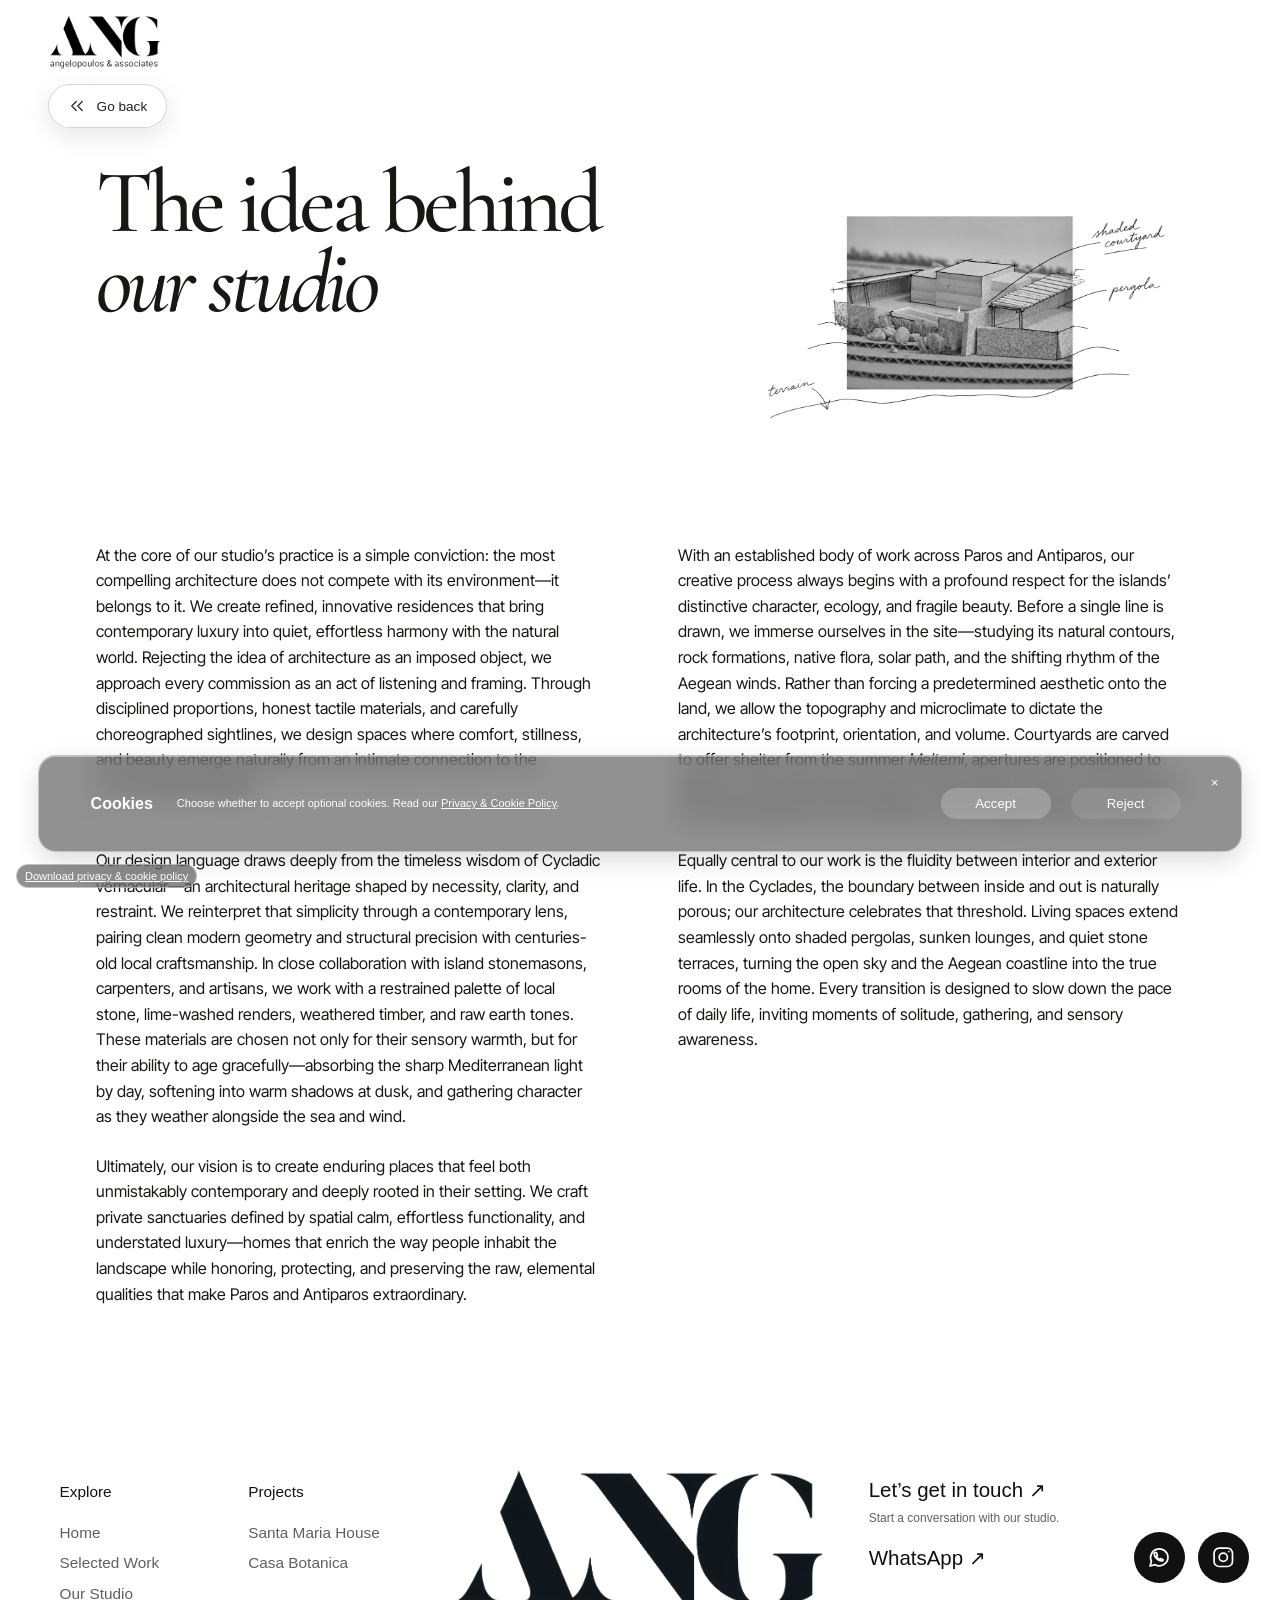
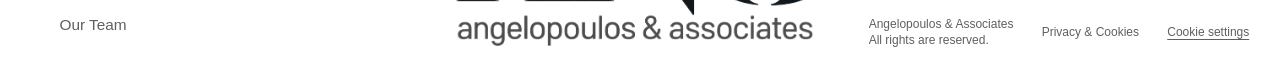
<file: our-studio.html>
<!doctype html>
<html lang="en">
<head>
  <meta charset="utf-8">
  <meta name="viewport" content="width=device-width,initial-scale=1">
  <meta name="description" content="The design philosophy of Angelopoulos &amp; Associates in Paros and Antiparos.">
  <title>The Idea Behind Our Studio · Angelopoulos &amp; Associates</title>
  <link rel="stylesheet" href="back.css">
  <link rel="stylesheet" href="brand-navigation.css">
  <link rel="stylesheet" href="cookie-card.css">
  <link rel="stylesheet" href="ang-footer.css?v=no-divider">
  <link rel="stylesheet" href="https://fonts.googleapis.com/css2?family=Cormorant+Garamond:ital,wght@0,500;1,500&amp;family=Inter+Tight:wght@400;500&amp;display=swap">
  <link rel="stylesheet" href="our-studio.css?v=title-spacing">
</head>
<body class="studio-page">
<header class="project-header"><div class="brand-navigation"><a class="logo" href="/" aria-label="Angelopoulos &amp; Associates, home"><img decoding="async" src="asset-665c89d90742198f.webp" alt="Angelopoulos &amp; Associates" width="300" height="146"></a><a class="go-back" href="/#studio" aria-label="Go back"><svg viewBox="0 0 24 24" aria-hidden="true"><path d="m11 6-6 6 6 6M19 6l-6 6 6 6"/></svg><span>Go back</span></a></div></header>
<main class="studio-essay">
  <header class="studio-essay-heading">
    <h1>The idea behind <em>our studio</em></h1>
    <img src="studio-sketch.webp" alt="Annotated architectural model showing the courtyard, pergola and terrain" width="1250" height="833" decoding="async">
  </header>
  <article class="studio-essay-text" aria-label="Our design philosophy">
<p>At the core of our studio’s practice is a simple conviction: the most compelling architecture does not compete with its environment—it belongs to it. We create refined, innovative residences that bring contemporary luxury into quiet, effortless harmony with the natural world. Rejecting the idea of architecture as an imposed object, we approach every commission as an act of listening and framing. Through disciplined proportions, honest tactile materials, and carefully choreographed sightlines, we design spaces where comfort, stillness, and beauty emerge naturally from an intimate connection to the surrounding landscape.</p>
<p>With an established body of work across Paros and Antiparos, our creative process always begins with a profound respect for the islands’ distinctive character, ecology, and fragile beauty. Before a single line is drawn, we immerse ourselves in the site—studying its natural contours, rock formations, native flora, solar path, and the shifting rhythm of the Aegean winds. Rather than forcing a predetermined aesthetic onto the land, we allow the topography and microclimate to dictate the architecture’s footprint, orientation, and volume. Courtyards are carved to offer shelter from the summer <em>Meltemi</em>, apertures are positioned to capture cross-breezes and frame uninterrupted horizons, and structures are terraced gently into the hillside so they sit lightly within the terrain.</p>
<p>Our design language draws deeply from the timeless wisdom of Cycladic vernacular—an architectural heritage shaped by necessity, clarity, and restraint. We reinterpret that simplicity through a contemporary lens, pairing clean modern geometry and structural precision with centuries-old local craftsmanship. In close collaboration with island stonemasons, carpenters, and artisans, we work with a restrained palette of local stone, lime-washed renders, weathered timber, and raw earth tones. These materials are chosen not only for their sensory warmth, but for their ability to age gracefully—absorbing the sharp Mediterranean light by day, softening into warm shadows at dusk, and gathering character as they weather alongside the sea and wind.</p>
<p>Equally central to our work is the fluidity between interior and exterior life. In the Cyclades, the boundary between inside and out is naturally porous; our architecture celebrates that threshold. Living spaces extend seamlessly onto shaded pergolas, sunken lounges, and quiet stone terraces, turning the open sky and the Aegean coastline into the true rooms of the home. Every transition is designed to slow down the pace of daily life, inviting moments of solitude, gathering, and sensory awareness.</p>
<p>Ultimately, our vision is to create enduring places that feel both unmistakably contemporary and deeply rooted in their setting. We craft private sanctuaries defined by spatial calm, effortless functionality, and understated luxury—homes that enrich the way people inhabit the landscape while honoring, protecting, and preserving the raw, elemental qualities that make Paros and Antiparos extraordinary.</p>
  </article>
</main>
<footer class="ang-footer" aria-label="Site footer">
<div class="ang-footer-top">
<div class="ang-footer-nav">
<nav class="ang-footer-links" aria-label="Explore"><span>Explore</span><a href="/">Home</a><a href="selected-work.html">Selected Work</a><a href="/#studio">Our Studio</a><a href="team.html">Our Team</a></nav>
<nav class="ang-footer-links" aria-label="Projects"><span>Projects</span><a href="project-01.html">Santa Maria House</a><a href="project-02.html">Casa Botanica</a></nav>
</div>
<div class="ang-footer-mark"><img src="ang-logo-high-resolution.png" width="1800" height="880" alt="Angelopoulos &amp; Associates" loading="lazy" decoding="async"></div>
<div class="ang-footer-details">
<div class="ang-footer-contact"><a href="/#contact">Let’s get in touch ↗</a><p>Start a conversation with our studio.</p><div class="ang-footer-contact-row"><a href="https://wa.me/306944566430">WhatsApp ↗</a><div class="ang-footer-social"><a class="ang-footer-social-link" href="https://wa.me/306944566430" target="_blank" rel="noopener noreferrer" aria-label="Chat on WhatsApp" title="WhatsApp"><svg viewBox="0 0 24 24" aria-hidden="true"><path d="M20.5 11.7a8.5 8.5 0 0 1-12.6 7.5L3 20.5l1.3-4.7A8.5 8.5 0 1 1 20.5 11.7Z"/><path d="M8.2 7.3c-.5 0-1.2.7-1.2 1.6 0 2.8 4.2 6.7 6.9 6.7.9 0 1.8-.6 1.8-1.3l-2.2-1.1-.9 1c-1.4-.6-2.7-1.8-3.3-3.2l.9-.9-1-2.6Z"/></svg></a><a class="ang-footer-social-link" href="https://www.instagram.com/ang.associates/" target="_blank" rel="noopener noreferrer" aria-label="Angelopoulos &amp; Associates on Instagram" title="Instagram"><svg viewBox="0 0 24 24" aria-hidden="true"><rect x="3" y="3" width="18" height="18" rx="5"/><circle cx="12" cy="12" r="4"/><circle cx="17.5" cy="6.5" r=".8" fill="currentColor" stroke="none"/></svg></a></div></div></div>
<div class="ang-footer-bottom"><span>Angelopoulos &amp; Associates<br>All rights are reserved.</span><a href="policy-and-cookies.pdf" download="Policy and cookies.pdf">Privacy &amp; Cookies</a></div>
</div>
</div>
</footer>
<a class="policy-download" href="policy-and-cookies.pdf" download="Policy and cookies.pdf">Download privacy &amp; cookie policy</a>
<aside class="cookies-card" aria-labelledby="cookie-heading" hidden>
  <button type="button" class="cookie-exit" data-cookie-choice="rejected" aria-label="Dismiss and reject optional cookies">×</button>
  <h2 class="cookie-heading" id="cookie-heading">Cookies</h2>
  <p class="cookie-para">Choose whether to accept optional cookies. Read our <a href="policy-and-cookies.pdf" download="Policy and cookies.pdf">Privacy &amp; Cookie Policy</a>.</p>
  <div class="button-wrapper">
    <button type="button" class="cookie-button accept" data-cookie-choice="accepted">Accept</button>
    <button type="button" class="cookie-button reject" data-cookie-choice="rejected">Reject</button>
  </div>
</aside>
<script src="cookie-card.js?v=footer-layout"></script>
</body></html>
</file>
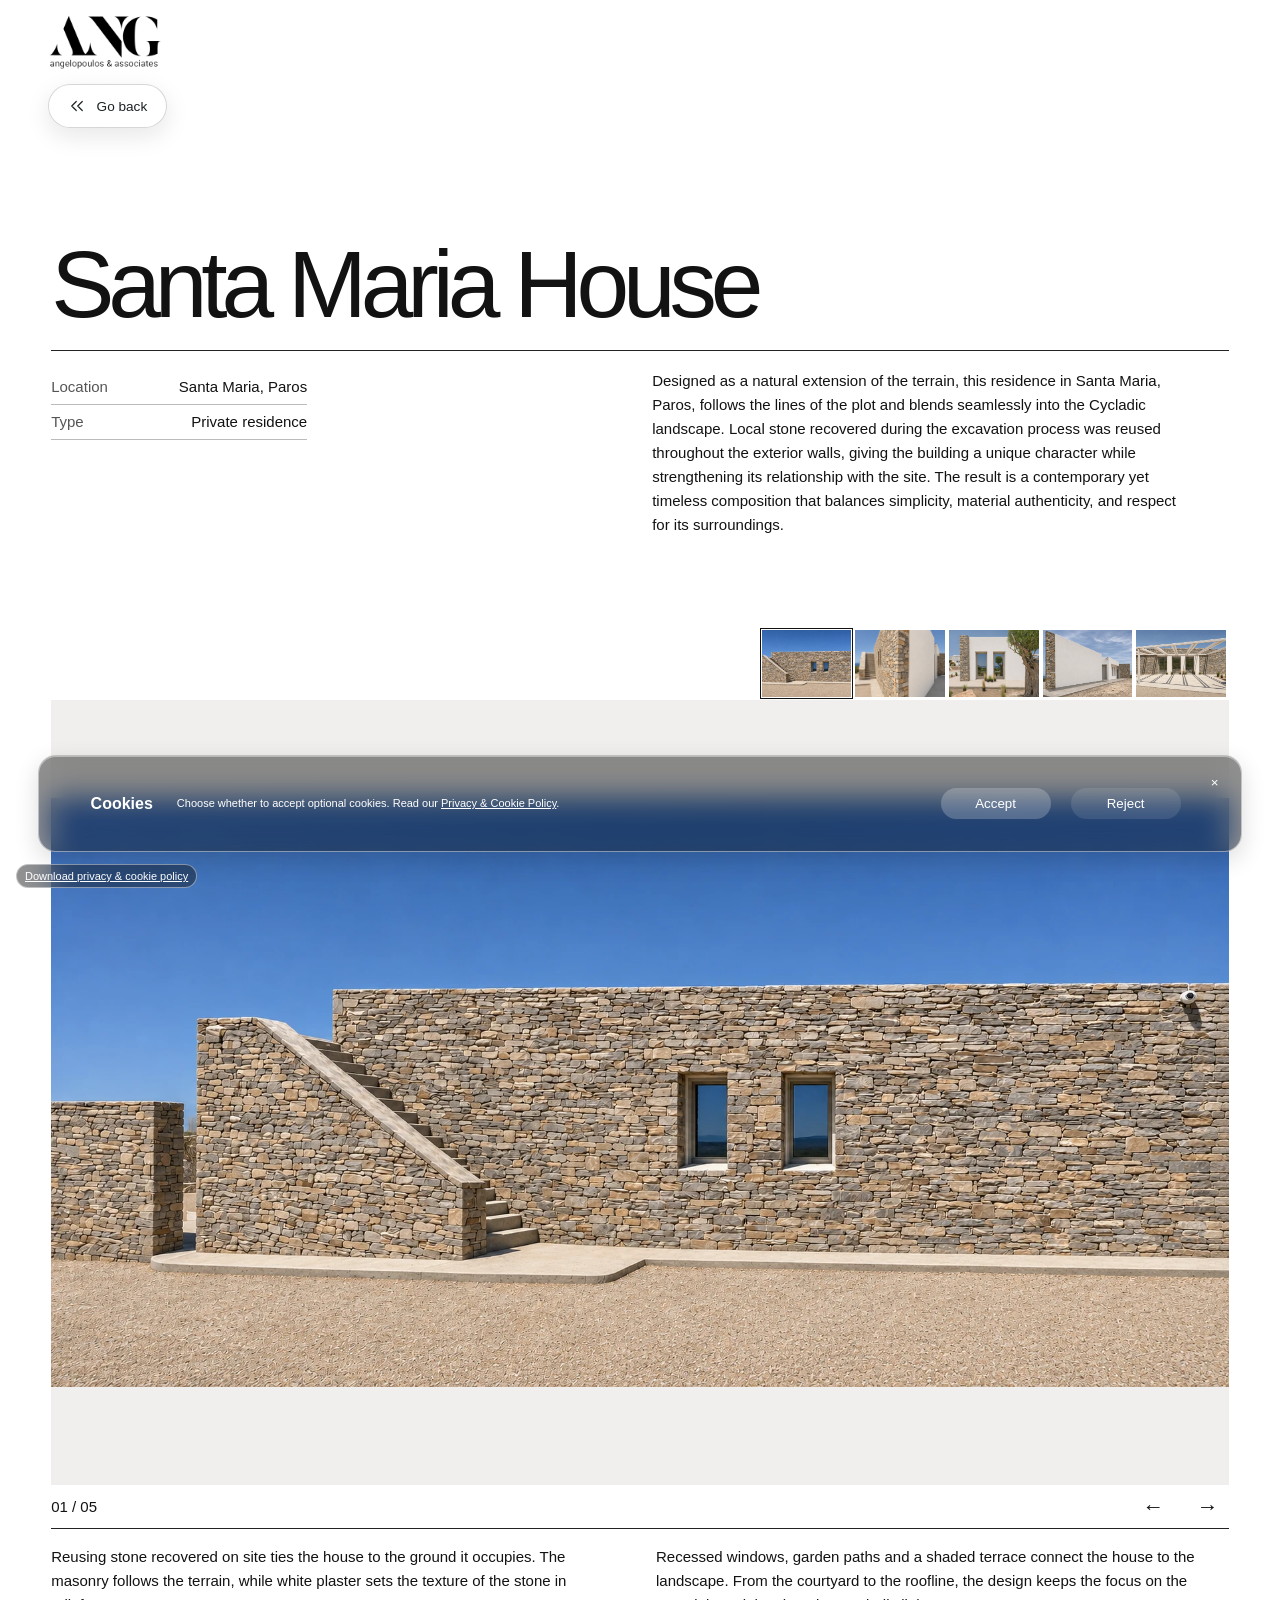
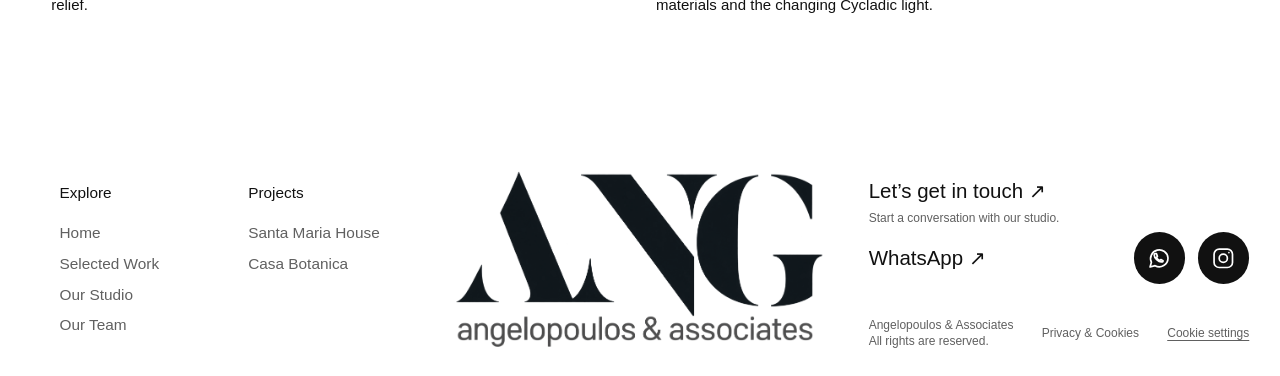
<file: project-01.html>
<!doctype html><html lang="en"><head><meta charset="utf-8"><meta name="viewport" content="width=device-width,initial-scale=1"><title>Santa Maria House · Angelopoulos &amp; Associates</title><link rel="stylesheet" href="project.css"><link rel="stylesheet" href="santa-maria-spread.css"><link rel="stylesheet" href="back.css"><link rel="stylesheet" href="cookie-card.css"><link rel="stylesheet" href="brand-navigation.css"><link rel="stylesheet" href="ang-footer.css?v=no-divider"><link rel="stylesheet" href="santa-maria-editorial.css"></head><body class="santa-maria">
<header class="project-header"><div class="brand-navigation"><a class="logo" href="/" aria-label="Angelopoulos &amp; Associates, home"><img decoding="async" src="asset-665c89d90742198f.webp" alt="Angelopoulos &amp; Associates" width="300" height="146"></a><a class="go-back" href="selected-work.html" aria-label="Go back"><svg viewBox="0 0 24 24" aria-hidden="true"><path d="m11 6-6 6 6 6M19 6l-6 6 6 6"/></svg><span>Go back</span></a></div></header>
<main class="project-editorial">
  <section aria-labelledby="residence-title">
    <h1 id="residence-title">Santa Maria House</h1>
    <div class="project-intro">
      <dl class="project-facts"><div><dt>Location</dt><dd>Santa Maria, Paros</dd></div><div><dt>Type</dt><dd>Private residence</dd></div></dl>
      <div class="project-lead"><p>Designed as a natural extension of the terrain, this residence in Santa Maria, Paros, follows the lines of the plot and blends seamlessly into the Cycladic landscape. Local stone recovered during the excavation process was reused throughout the exterior walls, giving the building a unique character while strengthening its relationship with the site. The result is a contemporary yet timeless composition that balances simplicity, material authenticity, and respect for its surroundings.</p></div>
    </div>
  </section>
  <section class="editorial-gallery" aria-label="Project photography">
    <div class="editorial-thumbs"><button class="board-photo" type="button" aria-label="Show photo 1"><img decoding="async" src="santa-maria-board-stone-facade.webp" alt="Long stone façade with recessed windows" loading="lazy"></button>
<button class="board-photo" type="button" aria-label="Show photo 2"><img decoding="async" src="santa-maria-board-stairway.webp" alt="Stone stairway and white plaster wall" loading="lazy"></button>
<button class="board-photo" type="button" aria-label="Show photo 3"><img decoding="async" src="santa-maria-board-olive-courtyard.webp" alt="Olive tree beside the courtyard windows" loading="lazy"></button>
<button class="board-photo" type="button" aria-label="Show photo 4"><img decoding="async" src="santa-maria-board-cloudy-skies.webp" alt="Stone and white plaster residence beneath a cloudy sky" loading="lazy"></button>
<button class="board-photo" type="button" aria-label="Show photo 5"><img decoding="async" src="santa-maria-board-pergola.webp" alt="White pergola and its shadows across the terrace" loading="lazy"></button>
</div>
    <button type="button" class="editorial-feature" aria-haspopup="dialog" aria-label="Expand selected photo"><img decoding="async" src="santa-maria-board-stone-facade.webp" alt="Long stone façade with recessed windows" fetchpriority="high"></button>
    <div class="editorial-controls">
      <span class="editorial-count" aria-live="polite">01 / 05</span>
      <button type="button" data-step="-1" aria-label="Previous photo">←</button>
      <button type="button" data-step="1" aria-label="Next photo">→</button>
    </div>
  </section>
  <div class="project-notes"><p>Reusing stone recovered on site ties the house to the ground it occupies. The masonry follows the terrain, while white plaster sets the texture of the stone in relief.</p><p>Recessed windows, garden paths and a shaded terrace connect the house to the landscape. From the courtyard to the roofline, the design keeps the focus on the materials and the changing Cycladic light.</p></div>
</main>
<dialog class="project-lightbox" aria-labelledby="project-photo-caption">
  <button class="project-lightbox-close" type="button" autofocus aria-label="Close expanded photo">×</button>
  <img decoding="async" alt="">
  <p id="project-photo-caption"></p>
</dialog>

<script src="santa-maria-photos.js"></script>

<footer class="ang-footer" aria-label="Site footer">
<div class="ang-footer-top">
<div class="ang-footer-nav">
<nav class="ang-footer-links" aria-label="Explore"><span>Explore</span><a href="/">Home</a><a href="selected-work.html">Selected Work</a><a href="/#studio">Our Studio</a><a href="team.html">Our Team</a></nav>
<nav class="ang-footer-links" aria-label="Projects"><span>Projects</span><a href="project-01.html">Santa Maria House</a><a href="project-02.html">Casa Botanica</a></nav>
</div>
<div class="ang-footer-mark"><img src="ang-logo-high-resolution.png" width="1800" height="880" alt="Angelopoulos &amp; Associates" loading="lazy" decoding="async"></div>
<div class="ang-footer-details">
<div class="ang-footer-contact"><a href="/#contact">Let’s get in touch ↗</a><p>Start a conversation with our studio.</p><div class="ang-footer-contact-row"><a href="https://wa.me/306944566430">WhatsApp ↗</a><div class="ang-footer-social"><a class="ang-footer-social-link" href="https://wa.me/306944566430" target="_blank" rel="noopener noreferrer" aria-label="Chat on WhatsApp" title="WhatsApp"><svg viewBox="0 0 24 24" aria-hidden="true"><path d="M20.5 11.7a8.5 8.5 0 0 1-12.6 7.5L3 20.5l1.3-4.7A8.5 8.5 0 1 1 20.5 11.7Z"/><path d="M8.2 7.3c-.5 0-1.2.7-1.2 1.6 0 2.8 4.2 6.7 6.9 6.7.9 0 1.8-.6 1.8-1.3l-2.2-1.1-.9 1c-1.4-.6-2.7-1.8-3.3-3.2l.9-.9-1-2.6Z"/></svg></a><a class="ang-footer-social-link" href="https://www.instagram.com/ang.associates/" target="_blank" rel="noopener noreferrer" aria-label="Angelopoulos &amp; Associates on Instagram" title="Instagram"><svg viewBox="0 0 24 24" aria-hidden="true"><rect x="3" y="3" width="18" height="18" rx="5"/><circle cx="12" cy="12" r="4"/><circle cx="17.5" cy="6.5" r=".8" fill="currentColor" stroke="none"/></svg></a></div></div></div>
<div class="ang-footer-bottom"><span>Angelopoulos &amp; Associates<br>All rights are reserved.</span><a href="policy-and-cookies.pdf" download="Policy and cookies.pdf">Privacy &amp; Cookies</a></div>
</div>
</div>
</footer>
<a class="policy-download" href="policy-and-cookies.pdf" download="Policy and cookies.pdf">Download privacy &amp; cookie policy</a>
<aside class="cookies-card" aria-labelledby="cookie-heading" hidden>
  <button type="button" class="cookie-exit" data-cookie-choice="rejected" aria-label="Dismiss and reject optional cookies">×</button>
  <h2 class="cookie-heading" id="cookie-heading">Cookies</h2>
  <p class="cookie-para">Choose whether to accept optional cookies. Read our <a href="policy-and-cookies.pdf" download="Policy and cookies.pdf">Privacy &amp; Cookie Policy</a>.</p>
  <div class="button-wrapper">
    <button type="button" class="cookie-button accept" data-cookie-choice="accepted">Accept</button>
    <button type="button" class="cookie-button reject" data-cookie-choice="rejected">Reject</button>
  </div>
</aside>
<script src="cookie-card.js?v=footer-layout"></script>
</body></html>
</file>
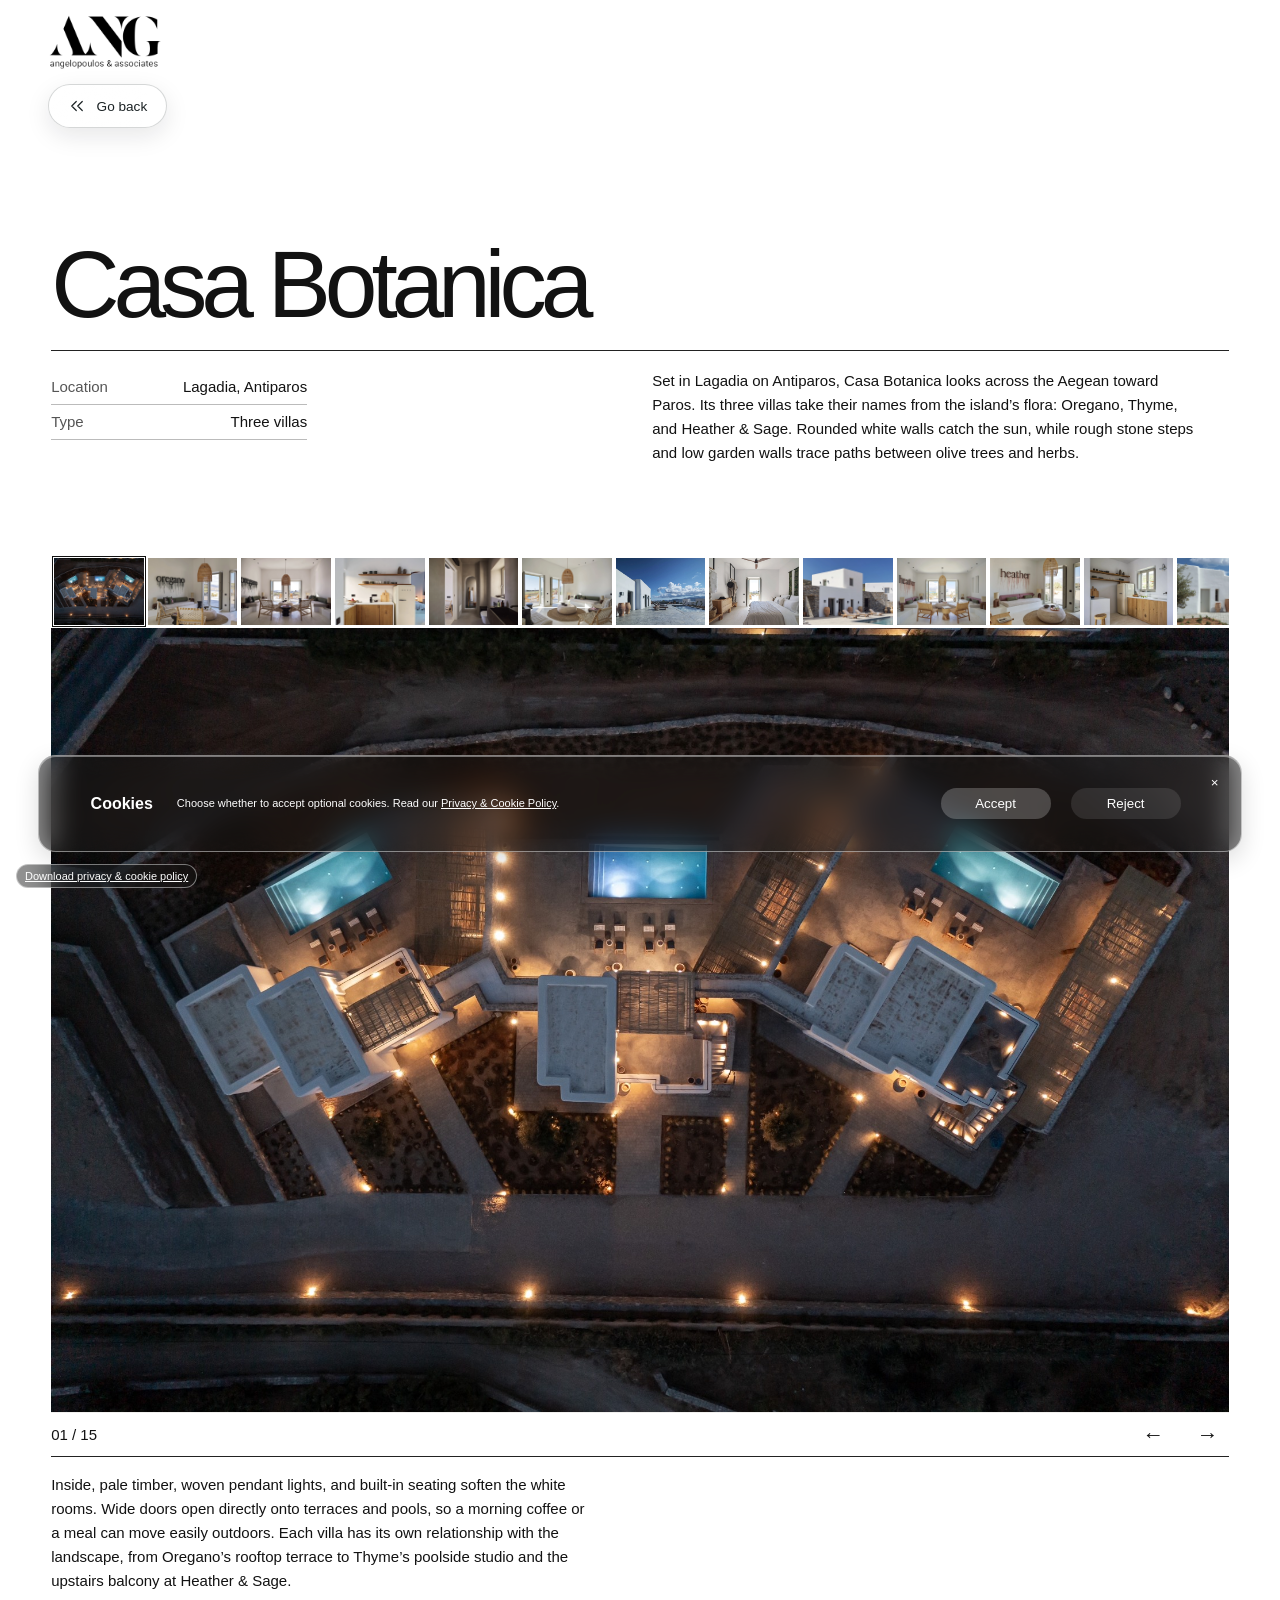
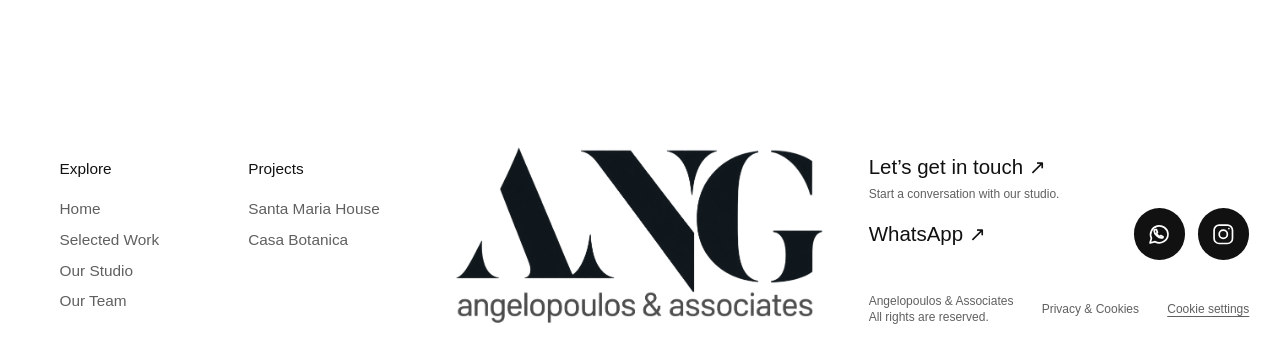
<file: project-02.html>
<!doctype html><html lang="en"><head><meta charset="utf-8"><meta name="viewport" content="width=device-width,initial-scale=1"><title>Casa Botanica · Angelopoulos &amp; Associates</title><link rel="stylesheet" href="project.css"><link rel="stylesheet" href="santa-maria-spread.css"><link rel="stylesheet" href="back.css"><link rel="stylesheet" href="cookie-card.css"><link rel="stylesheet" href="brand-navigation.css"><link rel="stylesheet" href="ang-footer.css?v=no-divider"><link rel="stylesheet" href="santa-maria-editorial.css"></head><body class="santa-maria casa-botanica">
<header class="project-header"><div class="brand-navigation"><a class="logo" href="/" aria-label="Angelopoulos &amp; Associates, home"><img decoding="async" src="asset-665c89d90742198f.webp" alt="Angelopoulos &amp; Associates" width="300" height="146"></a><a class="go-back" href="selected-work.html" aria-label="Go back"><svg viewBox="0 0 24 24" aria-hidden="true"><path d="m11 6-6 6 6 6M19 6l-6 6 6 6"/></svg><span>Go back</span></a></div></header>
<main class="project-editorial">
  <section aria-labelledby="botanica-title">
    <h1 id="botanica-title">Casa Botanica</h1>
    <div class="project-intro">
      <dl class="project-facts"><div><dt>Location</dt><dd>Lagadia, Antiparos</dd></div><div><dt>Type</dt><dd>Three villas</dd></div></dl>
      <div class="project-lead"><p>Set in Lagadia on Antiparos, Casa Botanica looks across the Aegean toward Paros. Its three villas take their names from the island’s flora: Oregano, Thyme, and Heather &amp; Sage. Rounded white walls catch the sun, while rough stone steps and low garden walls trace paths between olive trees and herbs.</p></div>
    </div>
  </section>
  <section class="editorial-gallery" aria-label="Project photography">
    <div class="editorial-thumbs"><button class="board-photo" type="button" aria-label="Show photo 1"><img decoding="async" src="botanica-aerial-dusk.jpg" alt="Aerial view of Casa Botanica and its illuminated pools at dusk" loading="lazy"></button>
<button class="board-photo" type="button" aria-label="Show photo 2"><img decoding="async" src="botanica-04.webp" alt="Oregano living room and woven pendant" loading="lazy"></button>
<button class="board-photo" type="button" aria-label="Show photo 3"><img decoding="async" src="botanica-07.webp" alt="Oregano living room facing the terrace" loading="lazy"></button>
<button class="board-photo" type="button" aria-label="Show photo 4"><img decoding="async" src="botanica-06.webp" alt="Timber kitchen and open shelves" loading="lazy"></button>
<button class="board-photo" type="button" aria-label="Show photo 5"><img decoding="async" src="botanica-05.webp" alt="Bathroom with an arched alcove" loading="lazy"></button>
<button class="board-photo" type="button" aria-label="Show photo 6"><img decoding="async" src="botanica-08.webp" alt="Living room with green upholstery" loading="lazy"></button>
<button class="board-photo" type="button" aria-label="Show photo 7"><img decoding="async" src="botanica-09.webp" alt="Pool terrace with views toward Paros" loading="lazy"></button>
<button class="board-photo" type="button" aria-label="Show photo 8"><img decoding="async" src="botanica-10.webp" alt="Bedroom opening onto the terrace" loading="lazy"></button>
<button class="board-photo" type="button" aria-label="Show photo 9"><img decoding="async" src="botanica-02.webp" alt="Pool terrace framed by stone walls" loading="lazy"></button>
<button class="board-photo" type="button" aria-label="Show photo 10"><img decoding="async" src="botanica-11.webp" alt="Heather living room overlooking the pool" loading="lazy"></button>
<button class="board-photo" type="button" aria-label="Show photo 11"><img decoding="async" src="botanica-13.webp" alt="Heather living room with woven furnishings" loading="lazy"></button>
<button class="board-photo" type="button" aria-label="Show photo 12"><img decoding="async" src="botanica-12.webp" alt="Kitchen with a window onto the hillside" loading="lazy"></button>
<button class="board-photo" type="button" aria-label="Show photo 13"><img decoding="async" src="botanica-01.webp" alt="Stone stair and terracotta pots" loading="lazy"></button>
<button class="board-photo" type="button" aria-label="Show photo 14"><img decoding="async" src="botanica-00.webp" alt="White villas and olive trees" loading="lazy"></button>
<button class="board-photo" type="button" aria-label="Show photo 15"><img decoding="async" src="botanica-03.webp" alt="White façades seen through olive branches" loading="lazy"></button></div>
    <button type="button" class="editorial-feature" aria-haspopup="dialog" aria-label="Expand selected photo"><img decoding="async" src="botanica-aerial-dusk.jpg" alt="Aerial view of Casa Botanica and its illuminated pools at dusk" fetchpriority="high"></button>
    <div class="editorial-controls">
      <span class="editorial-count" aria-live="polite">01 / 15</span>
      <button type="button" data-step="-1" aria-label="Previous photo">←</button>
      <button type="button" data-step="1" aria-label="Next photo">→</button>
    </div>
  </section>
  <div class="project-notes"><p>Inside, pale timber, woven pendant lights, and built-in seating soften the white rooms. Wide doors open directly onto terraces and pools, so a morning coffee or a meal can move easily outdoors. Each villa has its own relationship with the landscape, from Oregano’s rooftop terrace to Thyme’s poolside studio and the upstairs balcony at Heather &amp; Sage.</p></div>
</main>
<dialog class="project-lightbox" aria-labelledby="project-photo-caption">
  <button class="project-lightbox-close" type="button" autofocus aria-label="Close expanded photo">×</button>
  <img decoding="async" alt="">
  <p id="project-photo-caption"></p>
</dialog>

<script src="santa-maria-photos.js"></script>

<footer class="ang-footer" aria-label="Site footer">
<div class="ang-footer-top">
<div class="ang-footer-nav">
<nav class="ang-footer-links" aria-label="Explore"><span>Explore</span><a href="/">Home</a><a href="selected-work.html">Selected Work</a><a href="/#studio">Our Studio</a><a href="team.html">Our Team</a></nav>
<nav class="ang-footer-links" aria-label="Projects"><span>Projects</span><a href="project-01.html">Santa Maria House</a><a href="project-02.html">Casa Botanica</a></nav>
</div>
<div class="ang-footer-mark"><img src="ang-logo-high-resolution.png" width="1800" height="880" alt="Angelopoulos &amp; Associates" loading="lazy" decoding="async"></div>
<div class="ang-footer-details">
<div class="ang-footer-contact"><a href="/#contact">Let’s get in touch ↗</a><p>Start a conversation with our studio.</p><div class="ang-footer-contact-row"><a href="https://wa.me/306944566430">WhatsApp ↗</a><div class="ang-footer-social"><a class="ang-footer-social-link" href="https://wa.me/306944566430" target="_blank" rel="noopener noreferrer" aria-label="Chat on WhatsApp" title="WhatsApp"><svg viewBox="0 0 24 24" aria-hidden="true"><path d="M20.5 11.7a8.5 8.5 0 0 1-12.6 7.5L3 20.5l1.3-4.7A8.5 8.5 0 1 1 20.5 11.7Z"/><path d="M8.2 7.3c-.5 0-1.2.7-1.2 1.6 0 2.8 4.2 6.7 6.9 6.7.9 0 1.8-.6 1.8-1.3l-2.2-1.1-.9 1c-1.4-.6-2.7-1.8-3.3-3.2l.9-.9-1-2.6Z"/></svg></a><a class="ang-footer-social-link" href="https://www.instagram.com/ang.associates/" target="_blank" rel="noopener noreferrer" aria-label="Angelopoulos &amp; Associates on Instagram" title="Instagram"><svg viewBox="0 0 24 24" aria-hidden="true"><rect x="3" y="3" width="18" height="18" rx="5"/><circle cx="12" cy="12" r="4"/><circle cx="17.5" cy="6.5" r=".8" fill="currentColor" stroke="none"/></svg></a></div></div></div>
<div class="ang-footer-bottom"><span>Angelopoulos &amp; Associates<br>All rights are reserved.</span><a href="policy-and-cookies.pdf" download="Policy and cookies.pdf">Privacy &amp; Cookies</a></div>
</div>
</div>
</footer>
<a class="policy-download" href="policy-and-cookies.pdf" download="Policy and cookies.pdf">Download privacy &amp; cookie policy</a>
<aside class="cookies-card" aria-labelledby="cookie-heading" hidden>
  <button type="button" class="cookie-exit" data-cookie-choice="rejected" aria-label="Dismiss and reject optional cookies">×</button>
  <h2 class="cookie-heading" id="cookie-heading">Cookies</h2>
  <p class="cookie-para">Choose whether to accept optional cookies. Read our <a href="policy-and-cookies.pdf" download="Policy and cookies.pdf">Privacy &amp; Cookie Policy</a>.</p>
  <div class="button-wrapper">
    <button type="button" class="cookie-button accept" data-cookie-choice="accepted">Accept</button>
    <button type="button" class="cookie-button reject" data-cookie-choice="rejected">Reject</button>
  </div>
</aside>
<script src="cookie-card.js?v=footer-layout"></script>
</body></html>
</file>
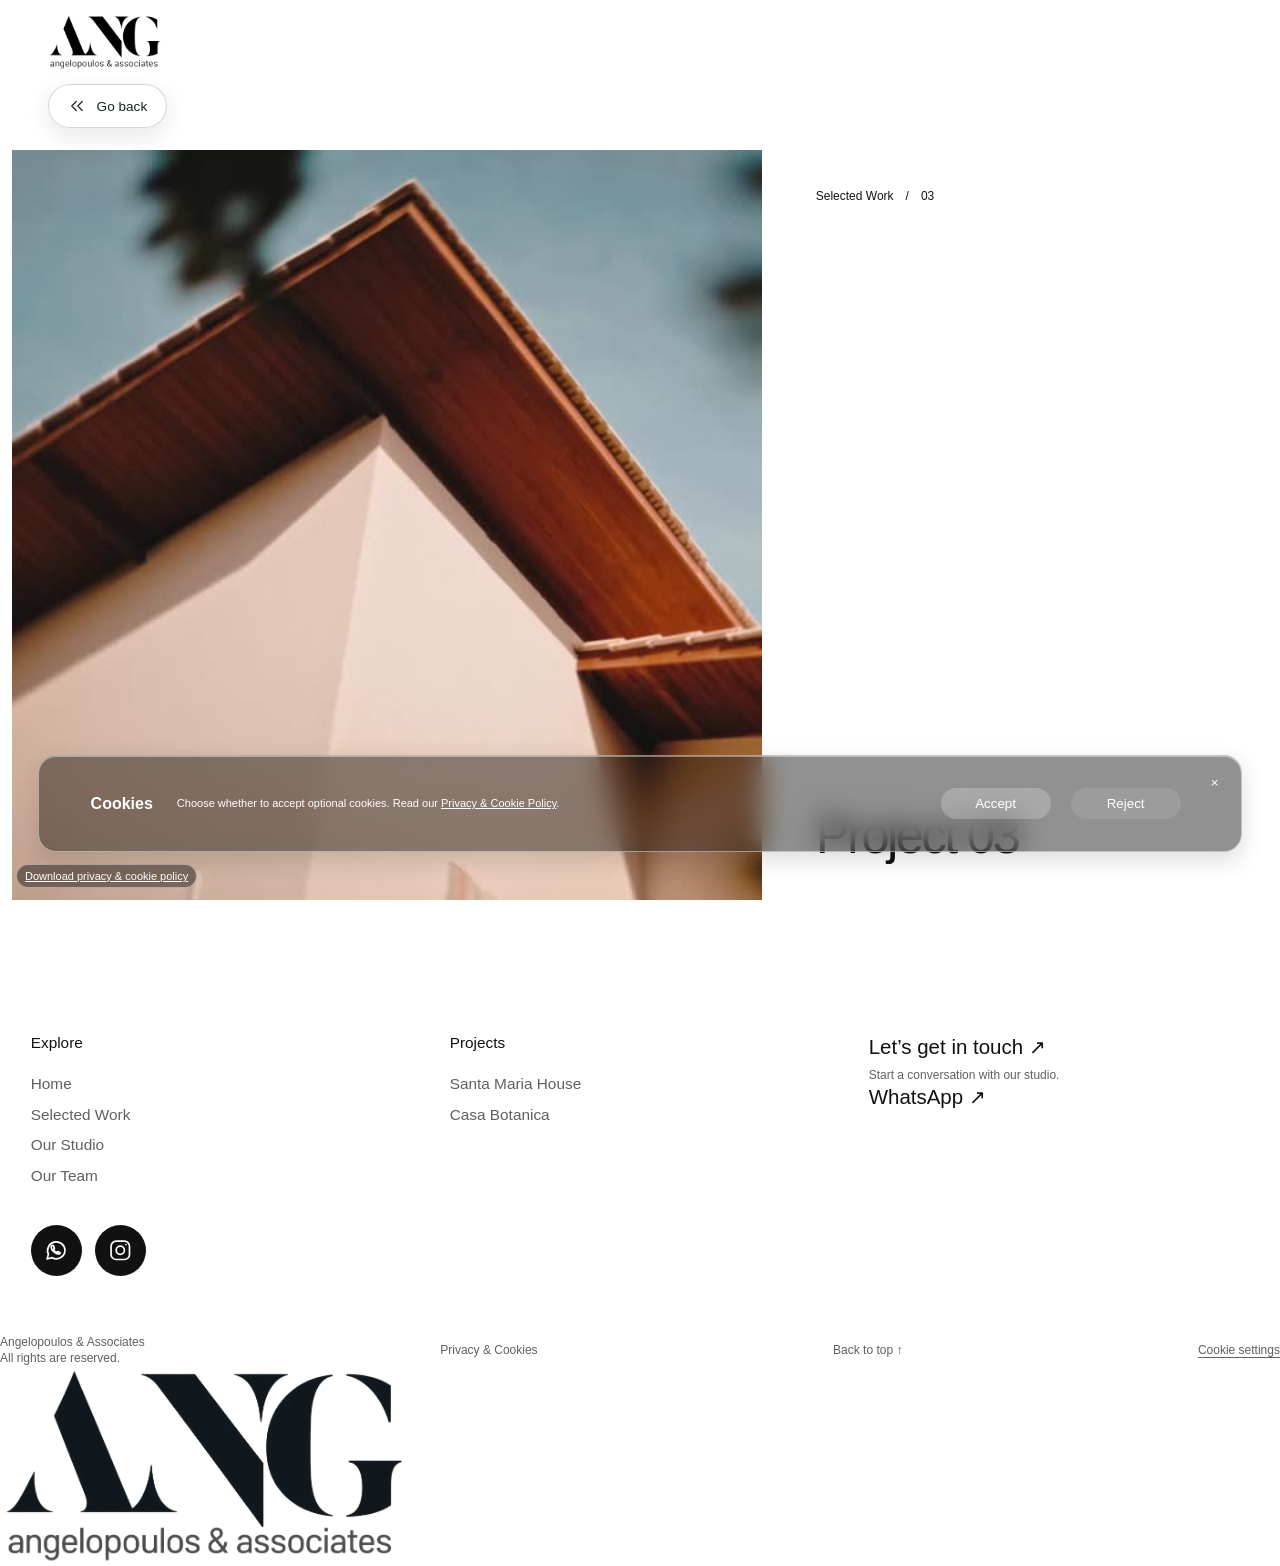
<file: project-03.html>
<!doctype html><html lang="en"><head><meta charset="utf-8"><meta name="viewport" content="width=device-width,initial-scale=1"><title>Project 03 · Angelopoulos &amp; Associates</title><link rel="stylesheet" href="project.css"><link rel="stylesheet" href="back.css"><link rel="stylesheet" href="cookie-card.css"><link rel="stylesheet" href="brand-navigation.css"><link rel="stylesheet" href="ang-footer.css"></head><body>
<header class="project-header"><div class="brand-navigation"><a class="logo" href="index.html" aria-label="Angelopoulos &amp; Associates, home"><img decoding="async" src="asset-665c89d90742198f.webp" alt="Angelopoulos &amp; Associates" width="300" height="146"></a><a class="go-back" href="selected-work.html" aria-label="Go back"><svg viewBox="0 0 24 24" aria-hidden="true"><path d="m11 6-6 6 6 6M19 6l-6 6 6 6"/></svg><span>Go back</span></a></div></header>
<main><div class="track" tabindex="0" aria-label="Horizontal project gallery">
<figure><img decoding="async" src="photo-03.jpg" alt="Project 03 cover"></figure><section class="notes"><small>Selected Work　/　03</small><h1>Project 03</h1></section>

</div></main><script src="gallery-wheel.js"></script>
<footer class="ang-footer" aria-label="Site footer">
<div class="ang-footer-top">
<nav class="ang-footer-links" aria-label="Explore"><span>Explore</span><a href="index.html">Home</a><a href="selected-work.html">Selected Work</a><a href="index.html#studio">Our Studio</a><a href="team.html">Our Team</a></nav>
<nav class="ang-footer-links" aria-label="Projects"><span>Projects</span><a href="project-01.html">Santa Maria House</a><a href="project-02.html">Casa Botanica</a></nav>
<div class="ang-footer-contact"><a href="index.html#contact">Let’s get in touch ↗</a><p>Start a conversation with our studio.</p><a href="https://wa.me/306944566430">WhatsApp ↗</a></div>
<div class="ang-footer-social"><a class="ang-footer-social-link" href="https://wa.me/306944566430" target="_blank" rel="noopener noreferrer" aria-label="Chat on WhatsApp" title="WhatsApp"><svg viewBox="0 0 24 24" aria-hidden="true"><path d="M20.5 11.7a8.5 8.5 0 0 1-12.6 7.5L3 20.5l1.3-4.7A8.5 8.5 0 1 1 20.5 11.7Z"/><path d="M8.2 7.3c-.5 0-1.2.7-1.2 1.6 0 2.8 4.2 6.7 6.9 6.7.9 0 1.8-.6 1.8-1.3l-2.2-1.1-.9 1c-1.4-.6-2.7-1.8-3.3-3.2l.9-.9-1-2.6Z"/></svg></a><a class="ang-footer-social-link" href="https://www.instagram.com/ang.associates/" target="_blank" rel="noopener noreferrer" aria-label="Angelopoulos &amp; Associates on Instagram" title="Instagram"><svg viewBox="0 0 24 24" aria-hidden="true"><rect x="3" y="3" width="18" height="18" rx="5"/><circle cx="12" cy="12" r="4"/><circle cx="17.5" cy="6.5" r=".8" fill="currentColor" stroke="none"/></svg></a></div>
</div>
<div class="ang-footer-bottom"><span>Angelopoulos &amp; Associates<br>All rights are reserved.</span><a href="policy-and-cookies.pdf" download="Policy and cookies.pdf">Privacy &amp; Cookies</a><a href="#">Back to top ↑</a></div>
<div class="ang-footer-mark"><img src="ang-logo-high-resolution.png" width="1800" height="880" alt="ANG" loading="lazy" decoding="async"></div>
</footer>
<a class="policy-download" href="policy-and-cookies.pdf" download="Policy and cookies.pdf">Download privacy &amp; cookie policy</a>
<aside class="cookies-card" aria-labelledby="cookie-heading" hidden>
  <button type="button" class="cookie-exit" data-cookie-choice="rejected" aria-label="Dismiss and reject optional cookies">×</button>
  <h2 class="cookie-heading" id="cookie-heading">Cookies</h2>
  <p class="cookie-para">Choose whether to accept optional cookies. Read our <a href="policy-and-cookies.pdf" download="Policy and cookies.pdf">Privacy &amp; Cookie Policy</a>.</p>
  <div class="button-wrapper">
    <button type="button" class="cookie-button accept" data-cookie-choice="accepted">Accept</button>
    <button type="button" class="cookie-button reject" data-cookie-choice="rejected">Reject</button>
  </div>
</aside>
<script src="cookie-card.js"></script>
</body></html>
</file>
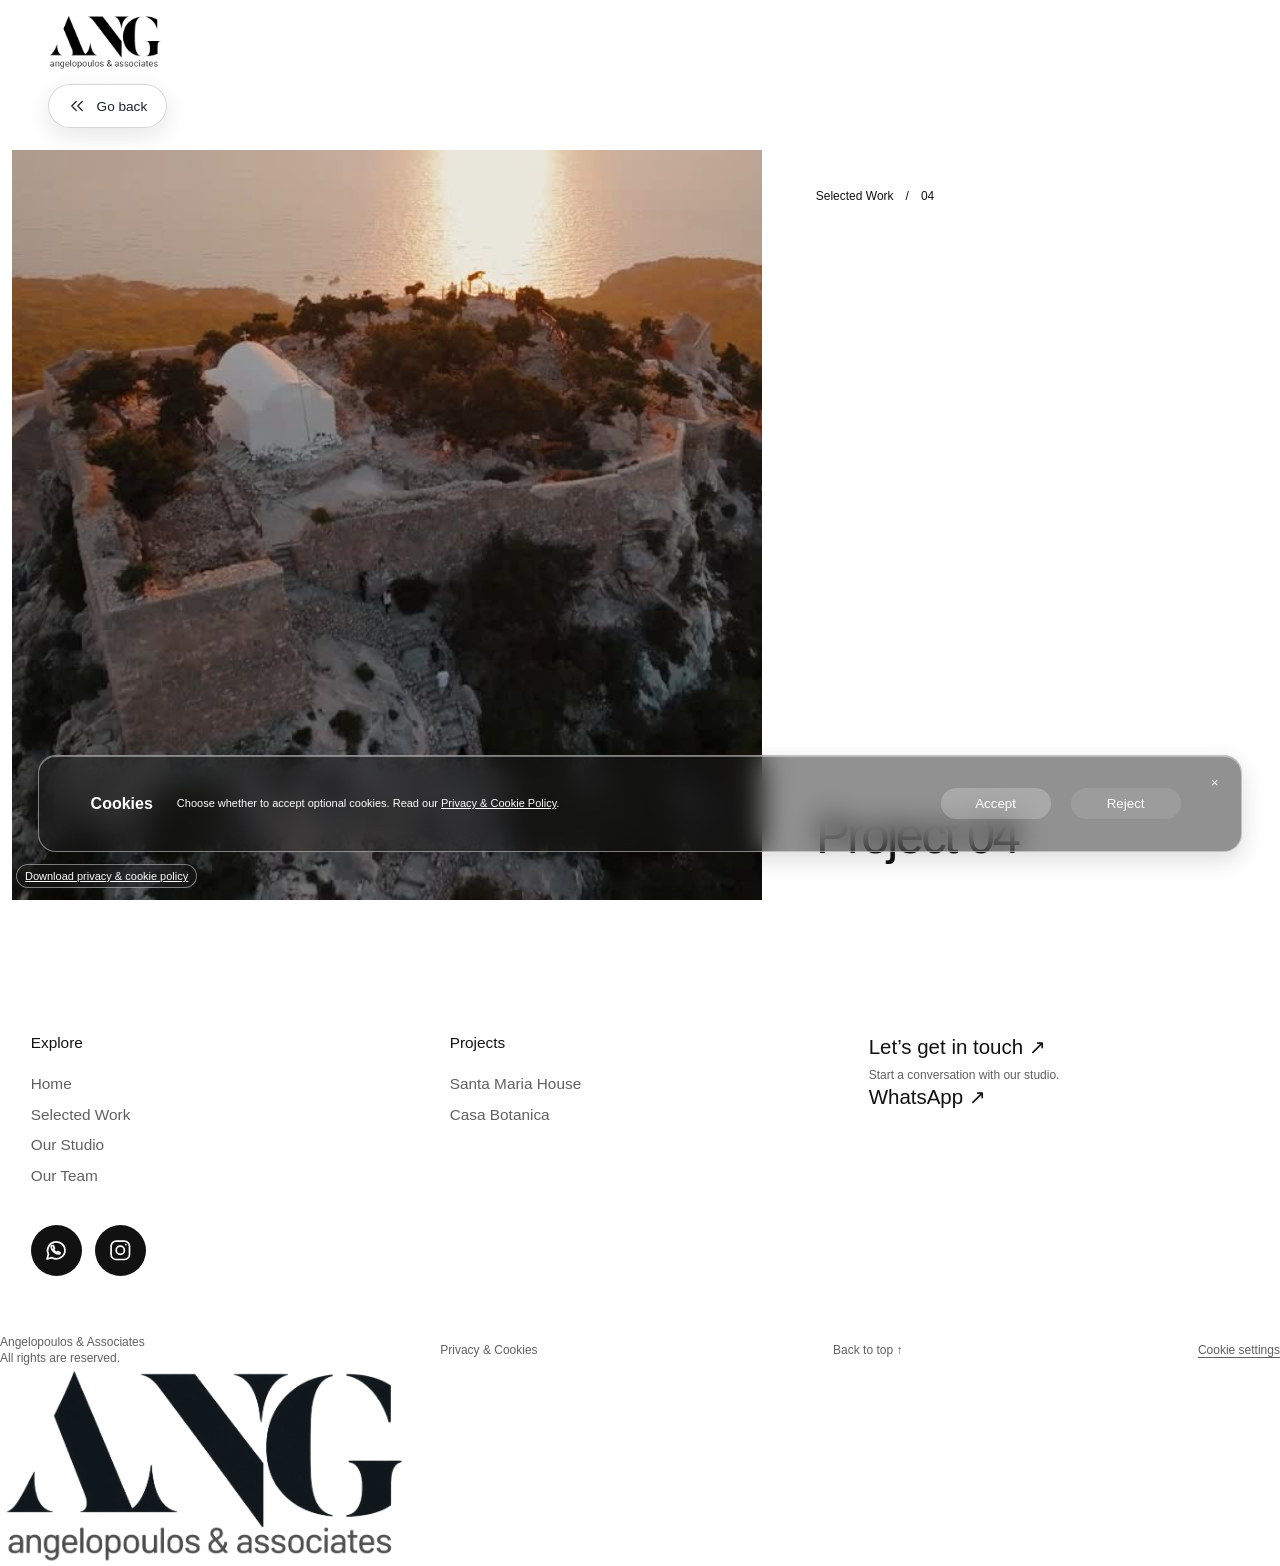
<file: project-04.html>
<!doctype html><html lang="en"><head><meta charset="utf-8"><meta name="viewport" content="width=device-width,initial-scale=1"><title>Project 04 · Angelopoulos &amp; Associates</title><link rel="stylesheet" href="project.css"><link rel="stylesheet" href="back.css"><link rel="stylesheet" href="cookie-card.css"><link rel="stylesheet" href="brand-navigation.css"><link rel="stylesheet" href="ang-footer.css"></head><body>
<header class="project-header"><div class="brand-navigation"><a class="logo" href="index.html" aria-label="Angelopoulos &amp; Associates, home"><img decoding="async" src="asset-665c89d90742198f.webp" alt="Angelopoulos &amp; Associates" width="300" height="146"></a><a class="go-back" href="selected-work.html" aria-label="Go back"><svg viewBox="0 0 24 24" aria-hidden="true"><path d="m11 6-6 6 6 6M19 6l-6 6 6 6"/></svg><span>Go back</span></a></div></header>
<main><div class="track" tabindex="0" aria-label="Horizontal project gallery">
<figure><img decoding="async" src="photo-04.jpg" alt="Project 04 cover"></figure><section class="notes"><small>Selected Work　/　04</small><h1>Project 04</h1></section>

</div></main><script src="gallery-wheel.js"></script>
<footer class="ang-footer" aria-label="Site footer">
<div class="ang-footer-top">
<nav class="ang-footer-links" aria-label="Explore"><span>Explore</span><a href="index.html">Home</a><a href="selected-work.html">Selected Work</a><a href="index.html#studio">Our Studio</a><a href="team.html">Our Team</a></nav>
<nav class="ang-footer-links" aria-label="Projects"><span>Projects</span><a href="project-01.html">Santa Maria House</a><a href="project-02.html">Casa Botanica</a></nav>
<div class="ang-footer-contact"><a href="index.html#contact">Let’s get in touch ↗</a><p>Start a conversation with our studio.</p><a href="https://wa.me/306944566430">WhatsApp ↗</a></div>
<div class="ang-footer-social"><a class="ang-footer-social-link" href="https://wa.me/306944566430" target="_blank" rel="noopener noreferrer" aria-label="Chat on WhatsApp" title="WhatsApp"><svg viewBox="0 0 24 24" aria-hidden="true"><path d="M20.5 11.7a8.5 8.5 0 0 1-12.6 7.5L3 20.5l1.3-4.7A8.5 8.5 0 1 1 20.5 11.7Z"/><path d="M8.2 7.3c-.5 0-1.2.7-1.2 1.6 0 2.8 4.2 6.7 6.9 6.7.9 0 1.8-.6 1.8-1.3l-2.2-1.1-.9 1c-1.4-.6-2.7-1.8-3.3-3.2l.9-.9-1-2.6Z"/></svg></a><a class="ang-footer-social-link" href="https://www.instagram.com/ang.associates/" target="_blank" rel="noopener noreferrer" aria-label="Angelopoulos &amp; Associates on Instagram" title="Instagram"><svg viewBox="0 0 24 24" aria-hidden="true"><rect x="3" y="3" width="18" height="18" rx="5"/><circle cx="12" cy="12" r="4"/><circle cx="17.5" cy="6.5" r=".8" fill="currentColor" stroke="none"/></svg></a></div>
</div>
<div class="ang-footer-bottom"><span>Angelopoulos &amp; Associates<br>All rights are reserved.</span><a href="policy-and-cookies.pdf" download="Policy and cookies.pdf">Privacy &amp; Cookies</a><a href="#">Back to top ↑</a></div>
<div class="ang-footer-mark"><img src="ang-logo-high-resolution.png" width="1800" height="880" alt="ANG" loading="lazy" decoding="async"></div>
</footer>
<a class="policy-download" href="policy-and-cookies.pdf" download="Policy and cookies.pdf">Download privacy &amp; cookie policy</a>
<aside class="cookies-card" aria-labelledby="cookie-heading" hidden>
  <button type="button" class="cookie-exit" data-cookie-choice="rejected" aria-label="Dismiss and reject optional cookies">×</button>
  <h2 class="cookie-heading" id="cookie-heading">Cookies</h2>
  <p class="cookie-para">Choose whether to accept optional cookies. Read our <a href="policy-and-cookies.pdf" download="Policy and cookies.pdf">Privacy &amp; Cookie Policy</a>.</p>
  <div class="button-wrapper">
    <button type="button" class="cookie-button accept" data-cookie-choice="accepted">Accept</button>
    <button type="button" class="cookie-button reject" data-cookie-choice="rejected">Reject</button>
  </div>
</aside>
<script src="cookie-card.js"></script>
</body></html>
</file>
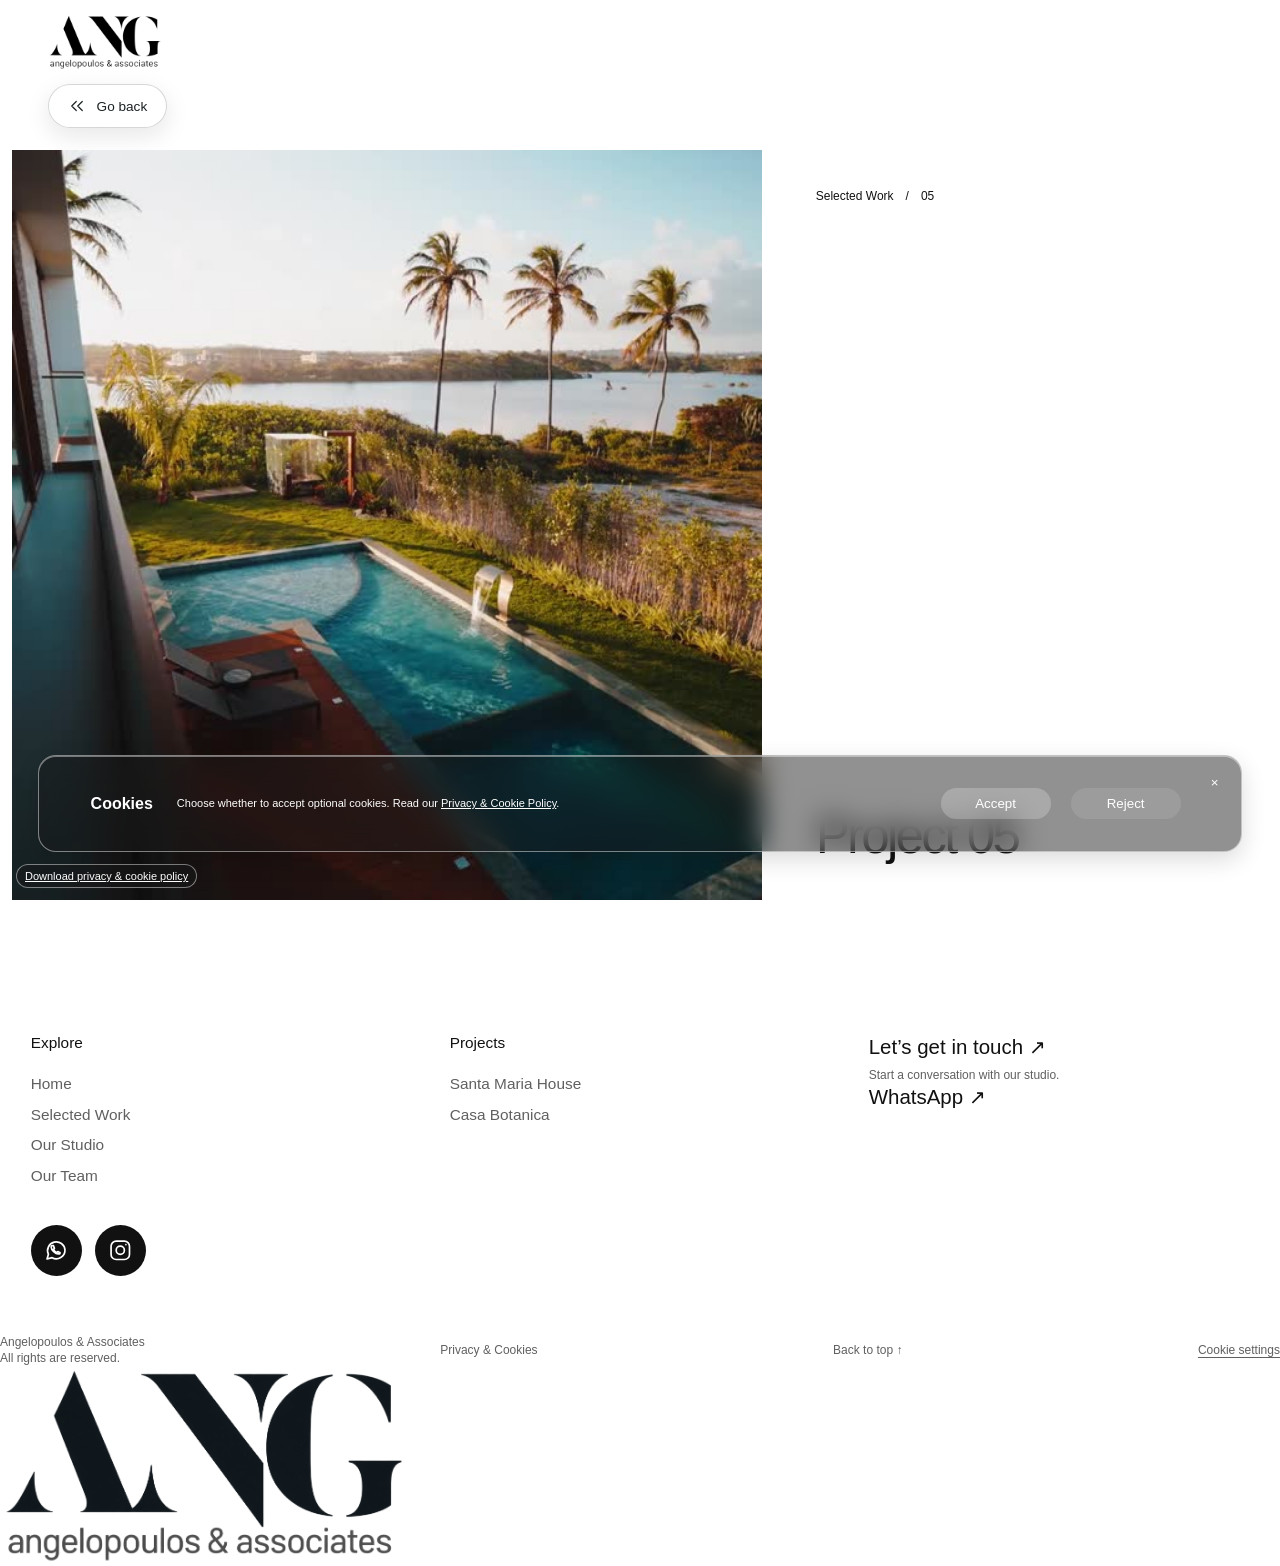
<file: project-05.html>
<!doctype html><html lang="en"><head><meta charset="utf-8"><meta name="viewport" content="width=device-width,initial-scale=1"><title>Project 05 · Angelopoulos &amp; Associates</title><link rel="stylesheet" href="project.css"><link rel="stylesheet" href="back.css"><link rel="stylesheet" href="cookie-card.css"><link rel="stylesheet" href="brand-navigation.css"><link rel="stylesheet" href="ang-footer.css"></head><body>
<header class="project-header"><div class="brand-navigation"><a class="logo" href="index.html" aria-label="Angelopoulos &amp; Associates, home"><img decoding="async" src="asset-665c89d90742198f.webp" alt="Angelopoulos &amp; Associates" width="300" height="146"></a><a class="go-back" href="selected-work.html" aria-label="Go back"><svg viewBox="0 0 24 24" aria-hidden="true"><path d="m11 6-6 6 6 6M19 6l-6 6 6 6"/></svg><span>Go back</span></a></div></header>
<main><div class="track" tabindex="0" aria-label="Horizontal project gallery">
<figure><img decoding="async" src="photo-05.jpg" alt="Project 05 cover"></figure><section class="notes"><small>Selected Work　/　05</small><h1>Project 05</h1></section>

</div></main><script src="gallery-wheel.js"></script>
<footer class="ang-footer" aria-label="Site footer">
<div class="ang-footer-top">
<nav class="ang-footer-links" aria-label="Explore"><span>Explore</span><a href="index.html">Home</a><a href="selected-work.html">Selected Work</a><a href="index.html#studio">Our Studio</a><a href="team.html">Our Team</a></nav>
<nav class="ang-footer-links" aria-label="Projects"><span>Projects</span><a href="project-01.html">Santa Maria House</a><a href="project-02.html">Casa Botanica</a></nav>
<div class="ang-footer-contact"><a href="index.html#contact">Let’s get in touch ↗</a><p>Start a conversation with our studio.</p><a href="https://wa.me/306944566430">WhatsApp ↗</a></div>
<div class="ang-footer-social"><a class="ang-footer-social-link" href="https://wa.me/306944566430" target="_blank" rel="noopener noreferrer" aria-label="Chat on WhatsApp" title="WhatsApp"><svg viewBox="0 0 24 24" aria-hidden="true"><path d="M20.5 11.7a8.5 8.5 0 0 1-12.6 7.5L3 20.5l1.3-4.7A8.5 8.5 0 1 1 20.5 11.7Z"/><path d="M8.2 7.3c-.5 0-1.2.7-1.2 1.6 0 2.8 4.2 6.7 6.9 6.7.9 0 1.8-.6 1.8-1.3l-2.2-1.1-.9 1c-1.4-.6-2.7-1.8-3.3-3.2l.9-.9-1-2.6Z"/></svg></a><a class="ang-footer-social-link" href="https://www.instagram.com/ang.associates/" target="_blank" rel="noopener noreferrer" aria-label="Angelopoulos &amp; Associates on Instagram" title="Instagram"><svg viewBox="0 0 24 24" aria-hidden="true"><rect x="3" y="3" width="18" height="18" rx="5"/><circle cx="12" cy="12" r="4"/><circle cx="17.5" cy="6.5" r=".8" fill="currentColor" stroke="none"/></svg></a></div>
</div>
<div class="ang-footer-bottom"><span>Angelopoulos &amp; Associates<br>All rights are reserved.</span><a href="policy-and-cookies.pdf" download="Policy and cookies.pdf">Privacy &amp; Cookies</a><a href="#">Back to top ↑</a></div>
<div class="ang-footer-mark"><img src="ang-logo-high-resolution.png" width="1800" height="880" alt="ANG" loading="lazy" decoding="async"></div>
</footer>
<a class="policy-download" href="policy-and-cookies.pdf" download="Policy and cookies.pdf">Download privacy &amp; cookie policy</a>
<aside class="cookies-card" aria-labelledby="cookie-heading" hidden>
  <button type="button" class="cookie-exit" data-cookie-choice="rejected" aria-label="Dismiss and reject optional cookies">×</button>
  <h2 class="cookie-heading" id="cookie-heading">Cookies</h2>
  <p class="cookie-para">Choose whether to accept optional cookies. Read our <a href="policy-and-cookies.pdf" download="Policy and cookies.pdf">Privacy &amp; Cookie Policy</a>.</p>
  <div class="button-wrapper">
    <button type="button" class="cookie-button accept" data-cookie-choice="accepted">Accept</button>
    <button type="button" class="cookie-button reject" data-cookie-choice="rejected">Reject</button>
  </div>
</aside>
<script src="cookie-card.js"></script>
</body></html>
</file>
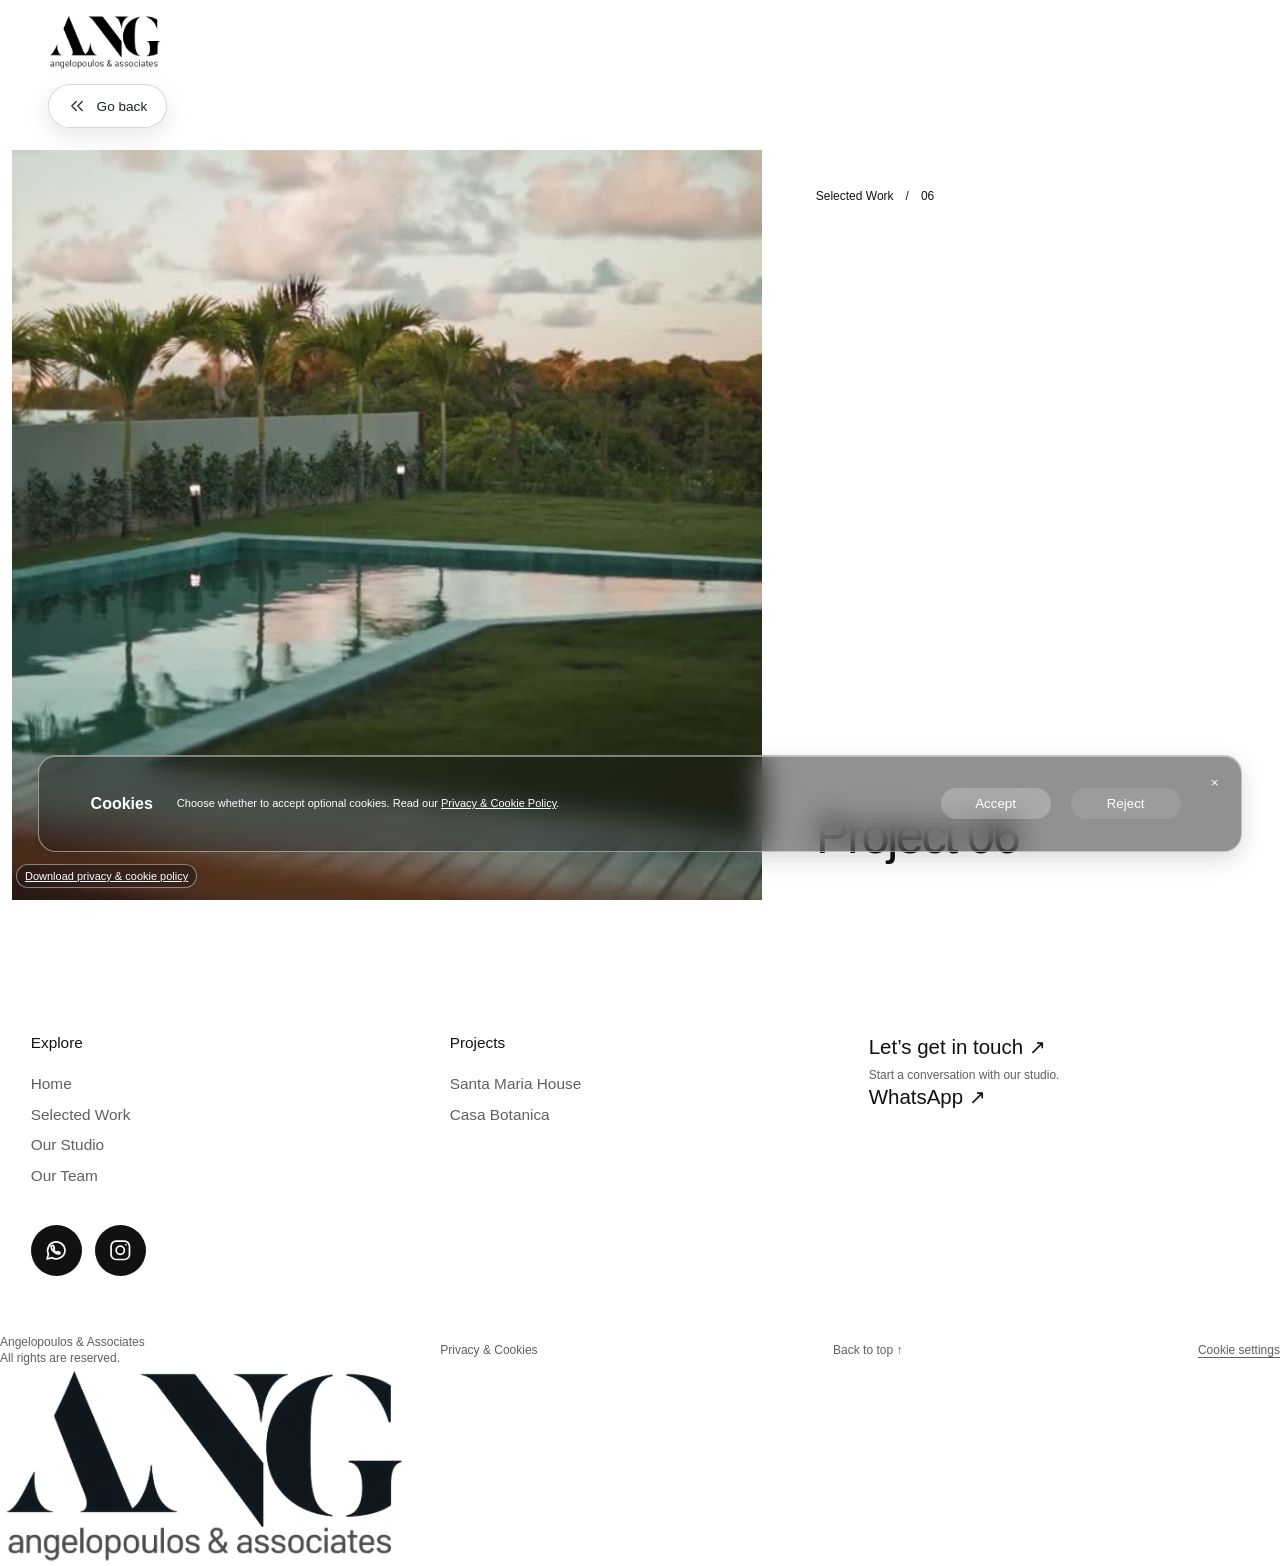
<file: project-06.html>
<!doctype html><html lang="en"><head><meta charset="utf-8"><meta name="viewport" content="width=device-width,initial-scale=1"><title>Project 06 · Angelopoulos &amp; Associates</title><link rel="stylesheet" href="project.css"><link rel="stylesheet" href="back.css"><link rel="stylesheet" href="cookie-card.css"><link rel="stylesheet" href="brand-navigation.css"><link rel="stylesheet" href="ang-footer.css"></head><body>
<header class="project-header"><div class="brand-navigation"><a class="logo" href="index.html" aria-label="Angelopoulos &amp; Associates, home"><img decoding="async" src="asset-665c89d90742198f.webp" alt="Angelopoulos &amp; Associates" width="300" height="146"></a><a class="go-back" href="selected-work.html" aria-label="Go back"><svg viewBox="0 0 24 24" aria-hidden="true"><path d="m11 6-6 6 6 6M19 6l-6 6 6 6"/></svg><span>Go back</span></a></div></header>
<main><div class="track" tabindex="0" aria-label="Horizontal project gallery">
<figure><img decoding="async" src="photo-06.jpg" alt="Project 06 cover"></figure><section class="notes"><small>Selected Work　/　06</small><h1>Project 06</h1></section>

</div></main><script src="gallery-wheel.js"></script>
<footer class="ang-footer" aria-label="Site footer">
<div class="ang-footer-top">
<nav class="ang-footer-links" aria-label="Explore"><span>Explore</span><a href="index.html">Home</a><a href="selected-work.html">Selected Work</a><a href="index.html#studio">Our Studio</a><a href="team.html">Our Team</a></nav>
<nav class="ang-footer-links" aria-label="Projects"><span>Projects</span><a href="project-01.html">Santa Maria House</a><a href="project-02.html">Casa Botanica</a></nav>
<div class="ang-footer-contact"><a href="index.html#contact">Let’s get in touch ↗</a><p>Start a conversation with our studio.</p><a href="https://wa.me/306944566430">WhatsApp ↗</a></div>
<div class="ang-footer-social"><a class="ang-footer-social-link" href="https://wa.me/306944566430" target="_blank" rel="noopener noreferrer" aria-label="Chat on WhatsApp" title="WhatsApp"><svg viewBox="0 0 24 24" aria-hidden="true"><path d="M20.5 11.7a8.5 8.5 0 0 1-12.6 7.5L3 20.5l1.3-4.7A8.5 8.5 0 1 1 20.5 11.7Z"/><path d="M8.2 7.3c-.5 0-1.2.7-1.2 1.6 0 2.8 4.2 6.7 6.9 6.7.9 0 1.8-.6 1.8-1.3l-2.2-1.1-.9 1c-1.4-.6-2.7-1.8-3.3-3.2l.9-.9-1-2.6Z"/></svg></a><a class="ang-footer-social-link" href="https://www.instagram.com/ang.associates/" target="_blank" rel="noopener noreferrer" aria-label="Angelopoulos &amp; Associates on Instagram" title="Instagram"><svg viewBox="0 0 24 24" aria-hidden="true"><rect x="3" y="3" width="18" height="18" rx="5"/><circle cx="12" cy="12" r="4"/><circle cx="17.5" cy="6.5" r=".8" fill="currentColor" stroke="none"/></svg></a></div>
</div>
<div class="ang-footer-bottom"><span>Angelopoulos &amp; Associates<br>All rights are reserved.</span><a href="policy-and-cookies.pdf" download="Policy and cookies.pdf">Privacy &amp; Cookies</a><a href="#">Back to top ↑</a></div>
<div class="ang-footer-mark"><img src="ang-logo-high-resolution.png" width="1800" height="880" alt="ANG" loading="lazy" decoding="async"></div>
</footer>
<a class="policy-download" href="policy-and-cookies.pdf" download="Policy and cookies.pdf">Download privacy &amp; cookie policy</a>
<aside class="cookies-card" aria-labelledby="cookie-heading" hidden>
  <button type="button" class="cookie-exit" data-cookie-choice="rejected" aria-label="Dismiss and reject optional cookies">×</button>
  <h2 class="cookie-heading" id="cookie-heading">Cookies</h2>
  <p class="cookie-para">Choose whether to accept optional cookies. Read our <a href="policy-and-cookies.pdf" download="Policy and cookies.pdf">Privacy &amp; Cookie Policy</a>.</p>
  <div class="button-wrapper">
    <button type="button" class="cookie-button accept" data-cookie-choice="accepted">Accept</button>
    <button type="button" class="cookie-button reject" data-cookie-choice="rejected">Reject</button>
  </div>
</aside>
<script src="cookie-card.js"></script>
</body></html>
</file>
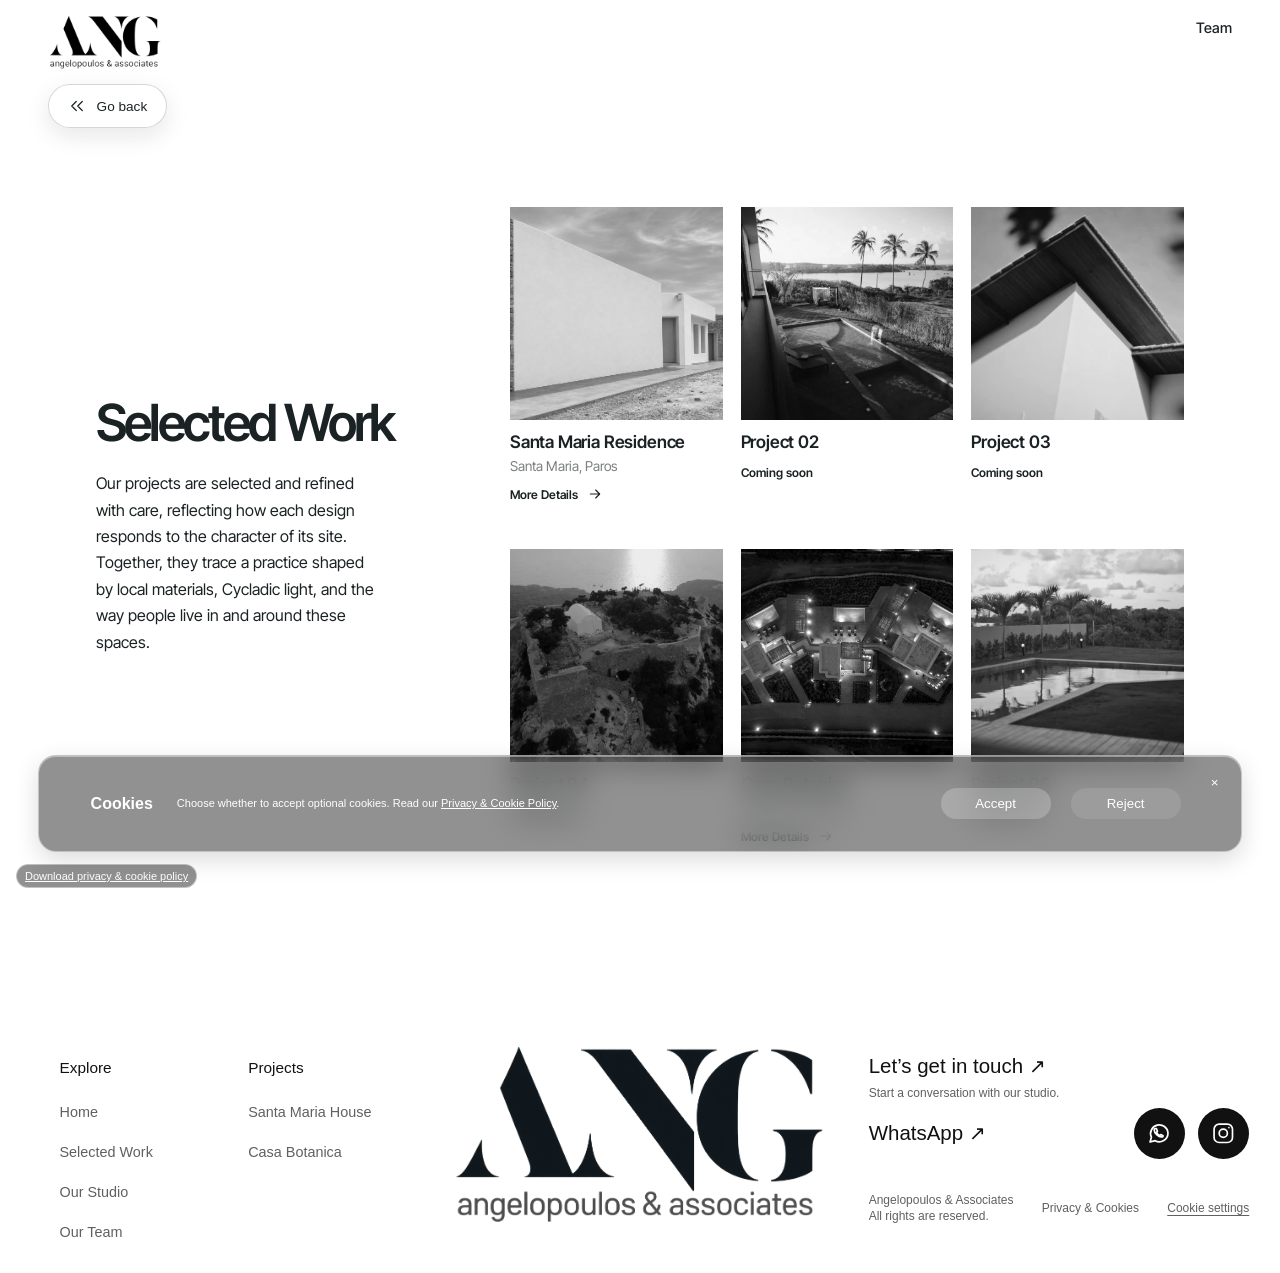
<file: selected-work.html>
<!DOCTYPE html>
<html lang="en">
<head>
<meta charset="utf-8">
<meta name="viewport" content="width=device-width, initial-scale=1, viewport-fit=cover">
<title>Selected Work – Angelopoulos &amp; Associates</title>
<link rel="preconnect" href="https://fonts.googleapis.com">
<link rel="preconnect" href="https://fonts.gstatic.com" crossorigin>
<link href="https://fonts.googleapis.com/css2?family=Inter+Tight:wght@300;400;500;600&display=swap" rel="stylesheet">
<style>
:root{--page:#FFFFFF;--ink:#1B2224;color-scheme:light;box-sizing:border-box;padding-bottom:env(safe-area-inset-bottom,0px)}
*,*::before,*::after{box-sizing:border-box}
html,body{margin:0}
body{background:var(--page);color:var(--ink);font-family:"Inter Tight",system-ui,-apple-system,"Segoe UI",Roboto,Arial,sans-serif;overflow-x:hidden}
.page{min-height:100svh;display:flex;flex-direction:column}
header{display:flex;justify-content:space-between;align-items:center;padding:1.5rem clamp(1.25rem,5vw,3rem)}
.logo img{display:block;width:clamp(96px,11vw,130px);height:auto;filter:brightness(0)}
nav{display:flex;gap:clamp(1.2rem,3vw,2.4rem)}
nav a{color:inherit;text-decoration:none;font-size:.9rem;font-weight:500;padding:.3rem 0;border-bottom:1px solid transparent;transition:border-color .25s}
nav a:hover{border-bottom-color:currentColor}
main{flex:1;display:grid;grid-template-columns:minmax(220px,24vw) minmax(0,1fr);gap:clamp(1rem,3vw,2.5rem);align-items:center;padding:clamp(1rem,3vw,2rem) 0 clamp(2rem,5vw,3.5rem) clamp(1.25rem,5vw,3rem)}
@media (max-width:820px){main{grid-template-columns:1fr;align-items:start;gap:1.5rem}}
.side{align-self:stretch;display:flex;flex-direction:column;justify-content:flex-end;gap:2rem;padding-bottom:.5rem}
@media (max-width:820px){.side{justify-content:flex-start;flex-direction:row;align-items:flex-end;justify-content:space-between;padding-right:clamp(1.25rem,5vw,3rem)}}
h1{margin:0;font-weight:300;font-size:clamp(2.6rem,5.2vw,4.4rem);line-height:1.02;letter-spacing:-.025em}
.ctrl{display:flex;gap:.6rem}
.ctrl button{width:42px;height:42px;border-radius:50%;border:1px solid color-mix(in srgb,var(--ink) 30%,transparent);background:none;color:var(--ink);display:grid;place-items:center;cursor:pointer;transition:background .25s,color .25s,border-color .25s}
.ctrl button:hover:not(:disabled){background:var(--ink);color:var(--page);border-color:var(--ink)}
.ctrl button:disabled{opacity:.3;cursor:default}
.ctrl svg{width:16px;height:16px;fill:none;stroke:currentColor;stroke-width:1.7;stroke-linecap:round;stroke-linejoin:round}
.track{display:flex;gap:clamp(1.2rem,2.4vw,2rem);overflow-x:auto;scroll-snap-type:x proximity;scrollbar-width:none;-ms-overflow-style:none;padding-bottom:.5rem;cursor:grab;outline:none}
.track::-webkit-scrollbar{display:none}
.track.drag{cursor:grabbing;scroll-snap-type:none;user-select:none}
.track::after{content:"";flex:0 0 clamp(1rem,4vw,3rem)}
.card{flex:0 0 clamp(240px,23vw,330px);scroll-snap-align:start}
.im{aspect-ratio:1/1.1;border-radius:0;overflow:hidden;background:#d8dbd9}
.im img{display:block;width:100%;height:100%;object-fit:cover;filter:grayscale(1) contrast(1.05);transition:filter .8s ease,transform 1.4s cubic-bezier(.2,.8,.2,1);-webkit-user-drag:none}
.card:hover .im img,.card:focus-within .im img{filter:none}
@media (hover:none){.card:active .im img{filter:none}}
.card h3{margin:1.2rem 0 .5rem;font-weight:500;font-size:1.2rem;letter-spacing:-.01em}
.card p{margin:0;font-size:.85rem;line-height:1.55;color:color-mix(in srgb,var(--ink) 58%,transparent);max-width:30ch}
.more{display:inline-flex;align-items:center;gap:.6rem;margin-top:1.2rem;color:inherit;text-decoration:none;font-size:.9rem;font-weight:600;transition:gap .3s}
.more:hover{gap:.95rem}
.more svg{width:16px;height:16px;fill:none;stroke:currentColor;stroke-width:1.7;stroke-linecap:round;stroke-linejoin:round}
:focus-visible{outline:2px solid var(--ink);outline-offset:3px}
@media (prefers-reduced-motion:reduce){.im img{transition:none}}

header{padding:clamp(24px,5vw,76px) 7.5%}
.logo img{width:clamp(64px,7vw,100px)}
main{padding:2vw 0 6vw 7.5%;grid-template-columns:35% minmax(0,1fr);gap:2%;align-content:end}
.side{position:relative;justify-content:flex-start;padding-top:clamp(190px,19vw,320px)}
h1{font-size:clamp(36px,4vw,68px);font-weight:600;letter-spacing:-.055em}
.ctrl{margin-top:auto}
.ctrl button{border:0;width:32px;height:32px}
.track{gap:3vw}
.card{flex-basis:clamp(190px,22vw,385px)}
.card h3{font:600 clamp(18px,1.55vw,26px)/1.12 Georgia,serif}
@media(max-width:820px){
 main{grid-template-columns:1fr;padding:30px 0 32px 6%;align-content:center;gap:26px}
 .side{padding:0 6% 0 0;align-items:center}.ctrl{margin:0}
 .track{gap:16px}.card{flex-basis:clamp(210px,66vw,340px)}
}
.im{display:block}.track{scroll-snap-type:none;cursor:auto}.im{aspect-ratio:1}.im img{object-fit:contain}.im--santa-maria img,.im--casa-botanica img{object-fit:cover}
.work-spread {
  width: min(100%, 1500px);
  margin-inline: auto;
  grid-template-columns: minmax(0, .8fr) minmax(0, 1.6fr);
  align-content: center;
  gap: clamp(2rem, 6vw, 7rem);
  padding: clamp(2rem, 5vw, 5rem) clamp(1.25rem, 7.5vw, 7rem);
}
.work-spread .side {
  align-self: center;
  display: block;
  padding: 0;
}
.work-spread .side p {
  max-width: 32ch;
  margin: 1.35rem 0 0;
  font-size: 1rem;
  line-height: 1.65;
}
.work-grid {
  display: grid;
  grid-template-columns: repeat(3, minmax(0, 1fr));
  gap: clamp(1.5rem, 3.6vw, 3rem) clamp(.75rem, 1.4vw, 1.25rem);
}
.work-grid .card { min-width: 0; }
.work-grid .im img { object-fit: cover; }
.work-grid .card h3 {
  margin: .75rem 0 .25rem;
  font-weight: 600;
  font-family: inherit;
  font-size: clamp(.9rem, 1.35vw, 1.2rem);
  line-height: 1.2;
}
.work-grid .more { margin-top: .55rem; font-size: .75rem; }
@media (max-width: 900px) {
  .work-spread { grid-template-columns: 1fr; align-content: start; }
}
@media (max-width: 540px) {
  .work-grid { grid-template-columns: repeat(2, minmax(0, 1fr)); }
}
</style>
<link rel="stylesheet" href="back.css"><link rel="stylesheet" href="cookie-card.css"><link rel="stylesheet" href="brand-navigation.css"><link rel="stylesheet" href="ang-footer.css?v=no-divider"></head>
<body>
<div class="page">
<header class="work-header">
  <div class="brand-navigation"><a class="logo" href="/" aria-label="Angelopoulos &amp; Associates, home"><img decoding="async" src="asset-665c89d90742198f.webp" alt="Angelopoulos &amp; Associates" width="300" height="146"></a><a class="go-back" href="/" aria-label="Go back"><svg viewBox="0 0 24 24" aria-hidden="true"><path d="m11 6-6 6 6 6M19 6l-6 6 6 6"/></svg><span>Go back</span></a></div>
  <nav aria-label="Main"><a href="team.html">Team</a></nav>
</header>
<main class="work-spread">
<div class="side">
  <h1 id="selected-work-title">Selected Work</h1>
  <p>Our projects are selected and refined with care, reflecting how each design responds to the character of its site. Together, they trace a practice shaped by local materials, Cycladic light, and the way people live in and around these spaces.</p>
</div>
<section class="work-grid" aria-labelledby="selected-work-title">
<article class="card"><a class="im im--santa-maria" href="project-01.html" aria-label="Open Santa Maria Residence"><img decoding="async" src="santa-maria-board-cloudy-skies.webp" alt="" loading="lazy" draggable="false"></a><h3>Santa Maria Residence</h3><p>Santa Maria, Paros</p><a class="more" href="project-01.html">More Details<svg viewBox="0 0 24 24" aria-hidden="true"><path d="M5 12h14M13 6l6 6-6 6"/></svg></a></article>
<article class="card"><div class="im"><img decoding="async" src="asset-0f86e1630aa2431e.jpg" alt="" loading="lazy" draggable="false"></div><h3>Project 02</h3><span class="more">Coming soon</span></article>
<article class="card"><div class="im"><img decoding="async" src="asset-bc24031584cbe555.jpg" alt="" loading="lazy" draggable="false"></div><h3>Project 03</h3><span class="more">Coming soon</span></article>
<article class="card"><div class="im"><img decoding="async" src="asset-c115c12ef34b763a.jpg" alt="" loading="lazy" draggable="false"></div><h3>Project 04</h3><span class="more">Coming soon</span></article>
<article class="card"><a class="im im--casa-botanica" href="project-02.html" aria-label="Open Casa Botanica"><img decoding="async" src="botanica-aerial-dusk.jpg" alt="" loading="lazy" draggable="false"></a><h3>Casa Botanica</h3><p>Lagadia, Antiparos</p><a class="more" href="project-02.html">More Details<svg viewBox="0 0 24 24" aria-hidden="true"><path d="M5 12h14M13 6l6 6-6 6"/></svg></a></article>
<article class="card"><div class="im"><img decoding="async" src="asset-10f5fb86146f0dbf.jpg" alt="" loading="lazy" draggable="false"></div><h3>Project 06</h3><span class="more">Coming soon</span></article>
</section>
</main>
</div>


<footer class="ang-footer" aria-label="Site footer">
<div class="ang-footer-top">
<div class="ang-footer-nav">
<nav class="ang-footer-links" aria-label="Explore"><span>Explore</span><a href="/">Home</a><a href="selected-work.html">Selected Work</a><a href="/#studio">Our Studio</a><a href="team.html">Our Team</a></nav>
<nav class="ang-footer-links" aria-label="Projects"><span>Projects</span><a href="project-01.html">Santa Maria House</a><a href="project-02.html">Casa Botanica</a></nav>
</div>
<div class="ang-footer-mark"><img src="ang-logo-high-resolution.png" width="1800" height="880" alt="Angelopoulos &amp; Associates" loading="lazy" decoding="async"></div>
<div class="ang-footer-details">
<div class="ang-footer-contact"><a href="/#contact">Let’s get in touch ↗</a><p>Start a conversation with our studio.</p><div class="ang-footer-contact-row"><a href="https://wa.me/306944566430">WhatsApp ↗</a><div class="ang-footer-social"><a class="ang-footer-social-link" href="https://wa.me/306944566430" target="_blank" rel="noopener noreferrer" aria-label="Chat on WhatsApp" title="WhatsApp"><svg viewBox="0 0 24 24" aria-hidden="true"><path d="M20.5 11.7a8.5 8.5 0 0 1-12.6 7.5L3 20.5l1.3-4.7A8.5 8.5 0 1 1 20.5 11.7Z"/><path d="M8.2 7.3c-.5 0-1.2.7-1.2 1.6 0 2.8 4.2 6.7 6.9 6.7.9 0 1.8-.6 1.8-1.3l-2.2-1.1-.9 1c-1.4-.6-2.7-1.8-3.3-3.2l.9-.9-1-2.6Z"/></svg></a><a class="ang-footer-social-link" href="https://www.instagram.com/ang.associates/" target="_blank" rel="noopener noreferrer" aria-label="Angelopoulos &amp; Associates on Instagram" title="Instagram"><svg viewBox="0 0 24 24" aria-hidden="true"><rect x="3" y="3" width="18" height="18" rx="5"/><circle cx="12" cy="12" r="4"/><circle cx="17.5" cy="6.5" r=".8" fill="currentColor" stroke="none"/></svg></a></div></div></div>
<div class="ang-footer-bottom"><span>Angelopoulos &amp; Associates<br>All rights are reserved.</span><a href="policy-and-cookies.pdf" download="Policy and cookies.pdf">Privacy &amp; Cookies</a></div>
</div>
</div>
</footer>
<a class="policy-download" href="policy-and-cookies.pdf" download="Policy and cookies.pdf">Download privacy &amp; cookie policy</a>
<aside class="cookies-card" aria-labelledby="cookie-heading" hidden>
  <button type="button" class="cookie-exit" data-cookie-choice="rejected" aria-label="Dismiss and reject optional cookies">×</button>
  <h2 class="cookie-heading" id="cookie-heading">Cookies</h2>
  <p class="cookie-para">Choose whether to accept optional cookies. Read our <a href="policy-and-cookies.pdf" download="Policy and cookies.pdf">Privacy &amp; Cookie Policy</a>.</p>
  <div class="button-wrapper">
    <button type="button" class="cookie-button accept" data-cookie-choice="accepted">Accept</button>
    <button type="button" class="cookie-button reject" data-cookie-choice="rejected">Reject</button>
  </div>
</aside>
<script src="cookie-card.js?v=footer-layout"></script>
</body>
</html>
</file>
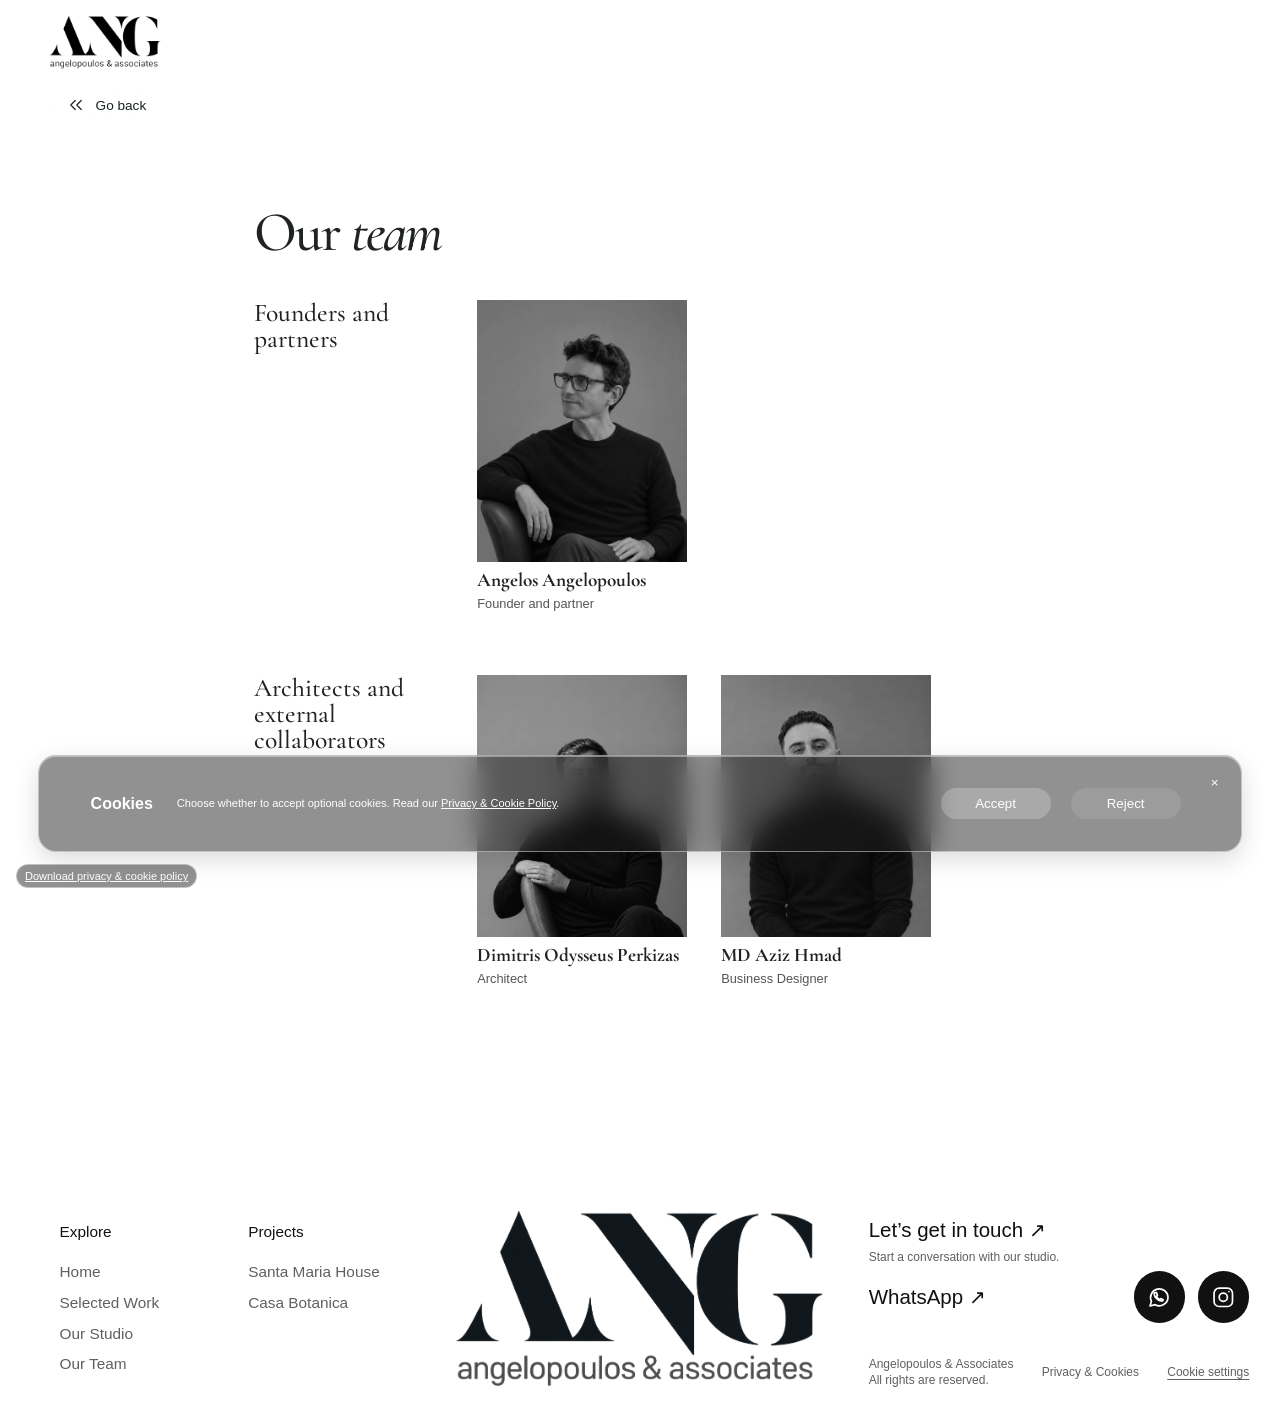
<file: team.html>
<!doctype html><html lang="en"><head><meta charset="utf-8"><meta name="viewport" content="width=device-width,initial-scale=1"><title>Our Team · Angelopoulos &amp; Associates</title><link rel="stylesheet" href="team.css?v=aziz-portrait"><link rel="stylesheet" href="back.css"><link rel="stylesheet" href="https://fonts.googleapis.com/css2?family=Cormorant+Garamond:ital,wght@0,500;0,700;1,500&amp;display=swap"><link rel="stylesheet" href="cookie-card.css"><link rel="stylesheet" href="ang-footer.css?v=no-divider"><link rel="stylesheet" href="brand-navigation.css"></head><body><header class="project-header"><div class="brand-navigation"><a class="logo" href="/" aria-label="Angelopoulos &amp; Associates, home"><img decoding="async" src="asset-665c89d90742198f.webp" alt="Angelopoulos &amp; Associates" width="300" height="146"></a><a class="go-back" href="/#studio" aria-label="Go back"><svg viewBox="0 0 24 24" aria-hidden="true"><path d="m11 6-6 6 6 6M19 6l-6 6 6 6"/></svg><span>Go back</span></a></div></header><main class="roster"><h1>Our <em>team</em></h1><section class="roster-group"><h2>Founders and partners</h2><div class="roster-people"><article class="roster-card"><button class="portrait portrait-motion" type="button" aria-label="Play video portrait of Angelos Angelopoulos" aria-pressed="false"><img src="angelos-seated.webp" alt="Angelos Angelopoulos" width="1024" height="1536" loading="lazy" decoding="async"><video src="angelos-motion.mp4" preload="none" muted playsinline aria-hidden="true"></video></button><h3>Angelos Angelopoulos</h3><p>Founder and partner</p></article></div></section><section class="roster-group"><h2>Architects and external collaborators</h2><div class="roster-people"><article class="roster-card"><button class="portrait portrait-motion" type="button" aria-label="Play video portrait of Dimitris Odysseus Perkizas" aria-pressed="false"><img src="dimitris-portrait.webp" alt="Dimitris Odysseus Perkizas" width="1024" height="1536" loading="lazy" decoding="async"><video src="dimitris-motion.mp4" preload="none" muted playsinline aria-hidden="true"></video></button><h3>Dimitris Odysseus Perkizas</h3><p>Architect</p></article><article class="roster-card"><div class="portrait portrait--aziz"><img src="aziz-team.webp" alt="MD Aziz Hmad" width="1024" height="1536" loading="lazy" decoding="async"></div><h3>MD Aziz Hmad</h3><p>Business Designer</p></article></div></section></main>
<footer class="ang-footer" aria-label="Site footer">
<div class="ang-footer-top">
<div class="ang-footer-nav">
<nav class="ang-footer-links" aria-label="Explore"><span>Explore</span><a href="/">Home</a><a href="selected-work.html">Selected Work</a><a href="/#studio">Our Studio</a><a href="team.html">Our Team</a></nav>
<nav class="ang-footer-links" aria-label="Projects"><span>Projects</span><a href="project-01.html">Santa Maria House</a><a href="project-02.html">Casa Botanica</a></nav>
</div>
<div class="ang-footer-mark"><img src="ang-logo-high-resolution.png" width="1800" height="880" alt="Angelopoulos &amp; Associates" loading="lazy" decoding="async"></div>
<div class="ang-footer-details">
<div class="ang-footer-contact"><a href="/#contact">Let’s get in touch ↗</a><p>Start a conversation with our studio.</p><div class="ang-footer-contact-row"><a href="https://wa.me/306944566430">WhatsApp ↗</a><div class="ang-footer-social"><a class="ang-footer-social-link" href="https://wa.me/306944566430" target="_blank" rel="noopener noreferrer" aria-label="Chat on WhatsApp" title="WhatsApp"><svg viewBox="0 0 24 24" aria-hidden="true"><path d="M20.5 11.7a8.5 8.5 0 0 1-12.6 7.5L3 20.5l1.3-4.7A8.5 8.5 0 1 1 20.5 11.7Z"/><path d="M8.2 7.3c-.5 0-1.2.7-1.2 1.6 0 2.8 4.2 6.7 6.9 6.7.9 0 1.8-.6 1.8-1.3l-2.2-1.1-.9 1c-1.4-.6-2.7-1.8-3.3-3.2l.9-.9-1-2.6Z"/></svg></a><a class="ang-footer-social-link" href="https://www.instagram.com/ang.associates/" target="_blank" rel="noopener noreferrer" aria-label="Angelopoulos &amp; Associates on Instagram" title="Instagram"><svg viewBox="0 0 24 24" aria-hidden="true"><rect x="3" y="3" width="18" height="18" rx="5"/><circle cx="12" cy="12" r="4"/><circle cx="17.5" cy="6.5" r=".8" fill="currentColor" stroke="none"/></svg></a></div></div></div>
<div class="ang-footer-bottom"><span>Angelopoulos &amp; Associates<br>All rights are reserved.</span><a href="policy-and-cookies.pdf" download="Policy and cookies.pdf">Privacy &amp; Cookies</a></div>
</div>
</div>
</footer>
<a class="policy-download" href="policy-and-cookies.pdf" download="Policy and cookies.pdf">Download privacy &amp; cookie policy</a>
<aside class="cookies-card" aria-labelledby="cookie-heading" hidden>
  <button type="button" class="cookie-exit" data-cookie-choice="rejected" aria-label="Dismiss and reject optional cookies">×</button>
  <h2 class="cookie-heading" id="cookie-heading">Cookies</h2>
  <p class="cookie-para">Choose whether to accept optional cookies. Read our <a href="policy-and-cookies.pdf" download="Policy and cookies.pdf">Privacy &amp; Cookie Policy</a>.</p>
  <div class="button-wrapper">
    <button type="button" class="cookie-button accept" data-cookie-choice="accepted">Accept</button>
    <button type="button" class="cookie-button reject" data-cookie-choice="rejected">Reject</button>
  </div>
</aside>
<script src="cookie-card.js?v=footer-layout"></script>
<script src="team-portrait.js?v=inline-tap" defer></script>
</body></html>
</file>
<file: cookie-card.css>
/* Card styling adapted from Uiverse.io by vinodjangid07. */
.cookies-card {
  position: fixed; inset: auto auto 48px 16px; z-index: 10000;
  display: flex; flex-direction: column; align-items: flex-start; gap: 15px;
  box-sizing: border-box; width: min(280px, calc(100vw - 32px)); padding: 20px;
  background: rgba(25, 25, 25, .48); border: 1px solid rgba(255, 255, 255, .45); border-radius: 18px;
  -webkit-backdrop-filter: blur(14px) saturate(1.3);
  backdrop-filter: blur(14px) saturate(1.3);
  font-family: Arial, Helvetica, sans-serif; box-shadow: inset 0 1px 0 #ffffff66, 0 8px 24px #00000024;
}
.cookies-card[hidden] { display: none; }
.cookie-heading { margin: 0; color: #fff; font-size: 16px; font-weight: 800; }
.cookie-para { margin: 0; color: #fff; font-size: 11px; line-height: 1.5; }
.cookies-card .button-wrapper { display: flex; gap: 20px; width: 100%; }
.cookie-button { width: 50%; padding: 8px 0; border: 0; border-radius: 999px; cursor: pointer; }
.cookie-button.accept { background: #ffffff38; color: #fff; }
.cookie-button.reject { background: #ffffff1a; color: #fff; }
.cookie-button.accept:hover { background: #ffffff52; }
.cookie-button.reject:hover, .cookie-exit:hover { background: #ffffff38; }
.cookie-exit { position: absolute; top: 14px; right: 14px; width: 24px; height: 24px; border: 0; border-radius: 999px; background: transparent; color: #fff; cursor: pointer; }
.policy-download { position: fixed; bottom: 12px; left: 16px; z-index: 9999; padding: 5px 8px; border-radius: 999px; background: rgba(25, 25, 25, .48); border: 1px solid #ffffff73; -webkit-backdrop-filter: blur(14px) saturate(1.3); backdrop-filter: blur(14px) saturate(1.3); color: #fff; font: 11px Arial, sans-serif; text-decoration: underline; }
.cookies-card a { color: #fff; text-decoration: underline; }

.cookies-card {
  inset-inline: clamp(12px, 3vw, 48px);
  width: auto;
  padding-block: 32px;
  border-radius: 18px;
  padding-inline: clamp(20px, 4vw, 64px);
}
.cookies-card .button-wrapper { max-width: 240px; }
@media (min-width: 700px) {
  .cookies-card {
    flex-direction: row;
    align-items: center;
    gap: 24px;
    padding-inline-end: 60px;
  }
  .cookies-card .button-wrapper { margin-inline-start: auto; }
}

.cookie-settings {
  padding: 0;
  border: 0;
  background: transparent;
  color: inherit;
  font: inherit;
  text-decoration: underline;
  text-underline-offset: 3px;
  cursor: pointer;
}
</file>
<file: ang-footer.css>
.ang-footer {
  margin: clamp(48px, 8vw, 128px) 0 0;
  background: #fff;
  color: #111;
  font: 400 16px/1.35 Arial, sans-serif;
}
.ang-footer--after-contact { margin-top: 0; }
.ang-footer-top {
  display: grid;
  grid-template-columns: minmax(0, 1fr) minmax(0, 1fr) minmax(0, 1fr);
  gap: clamp(24px, 3vw, 52px);
  align-items: start;
  padding: clamp(28px, 2.4vw, 44px) clamp(22px, 2.4vw, 44px) 24px;
}
.ang-footer-nav {
  display: grid;
  grid-template-columns: repeat(2, minmax(0, 1fr));
  gap: clamp(16px, 2vw, 36px);
  padding: 16px 0 0 clamp(0px, calc((100vw - 1100px) * .16), 110px);
}
.ang-footer .ang-footer-links {
  display: flex;
  flex-direction: column;
  align-items: flex-start;
  gap: 10px;
  font-size: clamp(14px, 1.2vw, 21px);
}
.ang-footer-links > span { margin-bottom: 10px; }
.ang-footer a { color: inherit; text-decoration: none; }
.ang-footer a:hover { text-decoration: underline; text-underline-offset: 4px; }
.ang-footer :focus-visible { outline: 2px solid #111; outline-offset: 4px; }
.ang-footer .ang-footer-links a { color: #606060; }
.ang-footer-mark {
  width: min(100%, 410px);
  justify-self: center;
}
.ang-footer-mark img {
  display: block;
  width: 100%;
  height: auto;
  margin: 0;
}
.ang-footer-details {
  justify-self: end;
  width: min(100%, 410px);
  padding-top: 10px;
}
.ang-footer-contact { font-size: clamp(17px, 1.6vw, 28px); }
.ang-footer-contact p {
  margin: 6px 0 0;
  color: #606060;
  font-size: clamp(12px, .85vw, 15px);
}
.ang-footer-contact-row {
  display: flex;
  align-items: center;
  justify-content: space-between;
  gap: 12px;
  margin-top: 6px;
}
.ang-footer-social { display: flex; gap: clamp(8px, 1vw, 16px); }
.ang-footer .ang-footer-social-link {
  display: grid;
  place-items: center;
  width: clamp(44px, 4vw, 70px);
  aspect-ratio: 1;
  border-radius: 50%;
  background: #111;
  color: #fff;
}
.ang-footer .ang-footer-social-link:hover { background: #393939; }
.ang-footer-social-link svg {
  width: 48%;
  height: 48%;
  fill: none;
  stroke: currentColor;
  stroke-width: 1.65;
  stroke-linecap: round;
  stroke-linejoin: round;
}
.ang-footer-bottom {
  display: flex;
  flex-wrap: wrap;
  align-items: center;
  justify-content: space-between;
  gap: 12px;
  margin-top: clamp(22px, 2.6vw, 46px);
  color: #606060;
  font-size: 12px;
}
@media (max-width: 900px) {
  .ang-footer-top { grid-template-columns: repeat(2, minmax(0, 1fr)); }
  .ang-footer-mark { grid-column: 1 / -1; grid-row: 1; width: min(68%, 330px); }
  .ang-footer-nav, .ang-footer-details { padding: 0; }
}
@media (max-width: 560px) {
  .ang-footer-top { grid-template-columns: minmax(0, 1fr); gap: 28px; }
  .ang-footer-details { width: 100%; justify-self: stretch; }
}
</file>
<file: our-studio.css>
.studio-sr-only {
  position: absolute;
  width: 1px;
  height: 1px;
  overflow: hidden;
  clip-path: inset(50%);
  white-space: nowrap;
}

#studio {
  display: grid;
  place-items: center;
  min-height: 0;
  background: #fff;
  color: #262626;
  padding-block: clamp(2.5rem, 5vw, 5rem);
}

#studio .studio-grid {
  width: min(100%, 50rem);
  max-width: none;
  grid-template-columns: minmax(0, 1fr);
  grid-template-areas: "title" "media" "copy";
  align-items: stretch;
  gap: clamp(1rem, 2.5vw, 2rem);
}

#studio .studio-copy {
  display: flex;
  flex-direction: column;
  align-items: center;
  grid-area: copy;
  text-align: center;
  max-width: 36rem;
  justify-self: center;
  margin: 0;
  padding: 0;
  font: 400 1rem/1.5 "Inter Tight", system-ui, sans-serif;
}

#studio .studio-grid > h2,
.ft-team > .contact-title {
  font: 300 clamp(1.75rem, 4vw, 3.5rem)/1.3 "Inter Tight", system-ui, sans-serif;
  text-align: center;
  margin: 0;
}

#studio .studio-grid > h2 { grid-area: title; }

.ft-team > .contact-title .team-ink {
  font: inherit;
  font-style: normal;
  animation: none;
}

#studio .studio-copy .studio-text {
  margin: 0 0 .85rem;
  font: inherit;
  color: inherit;
  text-align: center;
  hyphens: auto;
}

#studio .studio-visual {
  grid-area: media;
  min-width: 0;
}

#studio .studio-visual .stack {
  width: 100%;
  max-width: none;
  aspect-ratio: 16 / 9;
}

#studio .studio-visual .ph {
  border-radius: clamp(8px, 1.1vw, 16px);
  overflow: hidden;
  box-shadow: 0 8px 24px rgb(20 20 20 / 8%);
  background: #d2d2d2;
}

.studio-read-more {
  margin-top: .4rem;
  color: inherit;
  font-weight: 700;
  text-decoration: underline;
  text-underline-offset: .25em;
}

.studio-read-more:focus-visible {
  outline: 2px solid currentColor;
  outline-offset: .3em;
}

.studio-page {
  margin: 0;
  color: #171714;
  background: #fff;
  font: 1rem/1.6 "Inter Tight", system-ui, sans-serif;
}

.studio-page > .project-header { height: auto; }

.studio-essay {
  width: min(100% - 4rem, 68rem);
  margin: clamp(.5rem, 1.6vw, 1.5rem) auto clamp(4rem, 10vw, 9rem);
}

.studio-essay-heading {
  display: grid;
  grid-template-columns: 1fr .7fr;
  align-items: start;
  gap: 2rem;
  margin-bottom: clamp(2.5rem, 7vw, 6rem);
}

.studio-essay-heading h1 {
  position: relative;
  z-index: 1;
  margin: 0 -15% 0 0;
  font: 500 clamp(3rem, 7vw, 7.5rem)/.89 "Cormorant Garamond", Georgia, serif;
  letter-spacing: -.05em;
}

.studio-essay-heading em { display: block; }

.studio-essay-heading img {
  display: block;
  width: 100%;
  height: auto;
}

.studio-essay-text {
  display: grid;
  grid-template-columns: repeat(2, minmax(0, 1fr));
  column-gap: clamp(2rem, 6vw, 5rem);
  row-gap: 1.5rem;
  font: inherit;
}

.studio-essay-text p { margin: 0; }

@media (max-width: 700px) {
  .studio-essay-heading,
  .studio-essay-text { grid-template-columns: 1fr; }

  .studio-essay { width: calc(100% - 2rem); }
  .studio-essay-heading h1 { margin: 0; }
}

@media (max-width: 640px) {
  #studio .studio-grid { max-width: 34rem; }
}
</file>
<file: back.css>
a.go-back{display:inline-flex;align-items:center;justify-content:center;gap:.65rem;padding:.75rem 1.2rem;border-radius:999px;position:relative;overflow:hidden;isolation:isolate;background:rgba(255,255,255,.55);-webkit-backdrop-filter:blur(14px) saturate(1.3);backdrop-filter:blur(14px) saturate(1.3);border:1px solid rgba(27,34,36,.18);color:#1b2224;text-decoration:none;box-shadow:inset 0 1px 0 rgba(255,255,255,.9),0 8px 24px rgba(16,20,26,.10);font:500 .85rem/1 Arial,sans-serif;white-space:nowrap;transition:background .3s,box-shadow .3s}
a.go-back::before{content:"";position:absolute;inset:-50% -10%;z-index:-1;pointer-events:none;background:radial-gradient(closest-side,rgba(255,255,255,.9),rgba(255,255,255,0));transform:translateX(-20%)}
a.go-back svg{width:18px;height:18px;fill:none;stroke:currentColor;stroke-width:1.6;stroke-linecap:round;stroke-linejoin:round;animation:back-nudge 3s ease-in-out infinite}
a.go-back:hover{background:rgba(255,255,255,.85);box-shadow:inset 0 1px 0 white,0 10px 26px rgba(16,20,26,.15);border-color:rgba(27,34,36,.28)}
a.go-back:focus-visible{outline:2px solid currentColor;outline-offset:4px}
@keyframes back-nudge{0%,65%,100%{transform:translateX(0)}78%{transform:translateX(-3px)}90%{transform:translateX(0)}}
@media(max-width:640px){a.go-back{font-size:.75rem;padding:.65rem .85rem}}
@media(prefers-reduced-motion:reduce){a.go-back svg{animation:none}a.go-back{transition:none}}
</file>
<file: brand-navigation.css>
.brand-navigation { display:flex; flex-direction:column; align-items:flex-start; gap:14px; }
.brand-navigation .logo img { display:block; width:clamp(90px,9vw,130px); height:auto; filter:brightness(0); }
header.project-header { height:150px; padding:calc(.9rem + env(safe-area-inset-top,0px)) clamp(1.25rem,4vw,3rem) .9rem; align-items:flex-start; }
.project-header ~ main .track { height:calc(100svh - 150px); }
@media (max-width:759px), (max-height:679px) {
 .project-header ~ .portfolio-spreads .track { height:auto; min-height:calc(100svh - 150px); }
}

header.work-header { padding:calc(.9rem + env(safe-area-inset-top,0px)) clamp(1.25rem,4vw,3rem) .9rem; align-items:flex-start; }
</file>
<file: project.css>
*{box-sizing:border-box}body{margin:0;color:#121212;background:white;font:15px Arial,sans-serif}header{height:48px;display:flex;align-items:center;justify-content:space-between;padding:0 18px;font-size:13px}a{color:inherit;text-decoration:none}header a:first-child{font-weight:600}.track{height:calc(100svh - 48px);display:flex;align-items:center;overflow-x:auto;scrollbar-width:none;padding-inline:12px}.track::-webkit-scrollbar{display:none}.track>*{flex:none}.track figure{margin:0;position:relative;height:min(100%,90vw)}.track img{display:block;width:auto;height:100%;max-width:none}.notes{height:100%;width:clamp(275px,34vw,620px);padding:clamp(24px,3vw,56px);display:flex;flex-direction:column;justify-content:space-between}.notes small{font-size:12px}.notes h1{font:500 clamp(32px,4vw,72px)/1 Arial;letter-spacing:-.055em;margin:0}@media(max-width:640px){.notes{height:min(100%,90vw)}}

.notes{box-sizing:border-box;width:clamp(320px,52vw,800px)}.notes small{align-self:flex-start}.track{min-width:0}.track::after{content:"";flex:none;width:clamp(12px,5vw,72px)}

.santa-maria .notes{height:100%;width:clamp(340px,48vw,760px);border:0;gap:32px;overflow-y:auto}
.santa-maria .notes h1{font-size:clamp(30px,3vw,54px);margin:26px 0 14px}
.santa-maria .notes p{font-size:clamp(17px,1.45vw,24px);line-height:1.3;letter-spacing:-.025em;margin:0}
.santa-maria .track figure{height:100%}
@media(max-width:640px){.santa-maria .notes{width:88vw;padding:24px}.santa-maria .notes p{font-size:17px}}

.track{gap:clamp(12px,1.2vw,20px);overscroll-behavior-x:contain}
</file>
<file: santa-maria-spread.css>
.portfolio-spreads .track {
  --gallery-tile-size: clamp(100px, 34vw, 280px);
  height: auto;
  min-height: calc(100svh - 48px);
  align-items: start;
  gap: clamp(8px, 1vw, 14px);
  padding: 20px clamp(14px, 3vw, 42px);
  background: #fff;
  scrollbar-width: thin;
  scrollbar-color: #aaa9a4 #fff;
}
.portfolio-spreads .track::-webkit-scrollbar { display: block; height: 7px; }
.residence-board {
  display: grid;
  width: min(88vw, 1120px);
  gap: clamp(10px, 1.6vw, 24px);
  padding: clamp(18px, 4vw, 56px);
  background: #fff;
}
.board-cover {
  grid-template-columns: minmax(0, 1.2fr) minmax(0, 1fr);
  grid-template-areas: "index ." "plan copy";
  grid-template-rows: auto minmax(0, 1fr);
  align-items: end;
}
.board-index { grid-area: index; }
.board-index span { font-size: clamp(54px, 8vw, 118px); line-height: .9; letter-spacing: -.075em; font-weight: 300; }
.board-index p { margin: 12px 0 0; font-size: 12px; line-height: 1.5; color: #555; }
.board-floor-plan { grid-area: plan; align-self: end; }
.board-copy { grid-area: copy; }
.board-copy h1 { margin: 0 0 10px; font-size: clamp(19px, 2.2vw, 32px); font-weight: 500; letter-spacing: -.035em; }
.board-copy p { margin: 0; max-width: 43ch; font-size: clamp(13px, 1.1vw, 16px); line-height: 1.55; }
.board-gallery { width: max-content; grid-template-columns: repeat(2, var(--gallery-tile-size)); align-items: center; }
.santa-maria .residence-board figure { height: auto; min-width: 0; min-height: 0; }
.santa-maria .residence-board img { width: 100%; height: auto; max-width: 100%; object-fit: contain; }
@media (min-width: 760px) and (min-height: 680px) {
  .portfolio-spreads .track { --gallery-tile-size: clamp(220px, calc(50svh - 116px), 320px); height: calc(100svh - 48px); min-height: 0; }
  .residence-board { height: 100%; }
  .board-gallery { grid-template-rows: repeat(2, var(--gallery-tile-size)); align-content: center; align-items: stretch; }
  .board-floor-plan { align-self: stretch; }
  .santa-maria .residence-board img { height: 100%; aspect-ratio: auto; object-position: center; }
  .santa-maria .board-floor-plan img { object-position: left bottom; }
}
@media (max-width: 650px) {
  .board-cover { grid-template-columns: minmax(0,1fr); grid-template-areas: "index" "plan" "copy"; grid-template-rows: auto; }
}

.board-story { width: min(88vw, 1120px); grid-template-columns: minmax(0,.85fr) minmax(0,1.6fr); }
.board-story-copy { align-self: center; max-width: 32ch; }
.board-story-copy h2 { margin: 0 0 12px; font-size: clamp(19px,2vw,28px); font-weight: 500; }
.board-story-copy p { font-size: clamp(13px,1.05vw,15px); line-height: 1.55; }
.board-photo-strip { display: flex; align-self: center; gap: 18px; }
.board-photo-grid { display: grid; grid-template: repeat(2, var(--gallery-tile-size)) / repeat(2, var(--gallery-tile-size)); gap: inherit; }
.board-photo { position: relative; display: block; width: var(--gallery-tile-size); aspect-ratio: 1; padding: 0; border: 0; background: #f4f4f2; color: #fff; cursor: zoom-in; text-align: left; overflow: hidden; }
.santa-maria .board-gallery .board-photo img { height: var(--gallery-tile-size); aspect-ratio: auto; object-fit: cover; filter: grayscale(1); transition: filter .35s ease; }
.board-photo-detail { position: absolute; inset: auto 0 0; display: grid; gap: 4px; padding: 22px 12px 12px; background: linear-gradient(transparent,#000d); font-size: 12px; opacity: 0; transition: opacity .25s ease; }
.board-photo:is(:hover,:focus-visible) .board-photo-detail { opacity: 1; }
.board-photo:focus-visible { outline: 2px solid #252525; outline-offset: -2px; }
.project-lightbox { padding: 0; border: 0; background: #fff; color: #191919; max-width: min(94vw,1400px); }
.project-lightbox::backdrop { background: #000c; }
.project-lightbox img { display: block; max-width: 100%; max-height: 82svh; object-fit: contain; }
.project-lightbox p { margin: 0; padding: 10px 16px; font-size: 14px; }
.project-lightbox-close { position: absolute; top: 8px; right: 8px; width: 38px; height: 38px; border: 0; border-radius: 50%; background: #fff; color: #111; font-size: 25px; cursor: pointer; }
@media (min-width:760px) and (min-height:680px) {
  .board-story { grid-template-rows: minmax(0,1fr); }
}
@media (max-width:650px) {
  .board-story { grid-template-columns: minmax(0,1fr); }
}
@media (hover:none) {
  .board-photo-detail { opacity: 1; }
  .board-photo-detail > span { display: none; }
}
@media (prefers-reduced-motion:reduce) {
  .board-photo-detail,.santa-maria .board-photo img { transition: none; }
}

.board-text-square {
  width: min(100%, 260px);
  aspect-ratio: 1;
  display: grid;
  align-content: center;
  gap: .65em;
  text-align: justify;
  hyphens: auto;
}
.board-text-square p { margin: 0; font-size: clamp(12px, 1vw, 14px); line-height: 1.5; }

.board-text-square { width: min(100%, 310px); }
.board-text-square p { font-size: clamp(14px, 1.2vw, 17px); }
.santa-maria .board-gallery .board-photo:is(:hover, :focus-visible) img { filter: grayscale(0); }


.board-cover { width: min(96vw, 1380px); padding-inline: clamp(16px, 2.3vw, 34px); grid-template-columns: minmax(0, 1.12fr) minmax(0, 1fr); }
.board-cover .board-copy { justify-items: start; display: grid; }
.santa-maria .board-floor-plan img { object-position: left bottom; }
@media (min-width: 760px) and (min-height: 680px) {
  .board-cover .board-index span { font-size: clamp(48px, 6.5vw, 88px); }
  .board-cover .board-text-square { aspect-ratio: auto; }
}
@media (max-width: 650px) {
  .board-cover { grid-template-columns: minmax(0, 1fr); }
}

/* The offset title and continuous text column follow the editorial reference. */
.house-title {
  margin: 0;
  font-size: clamp(44px, 5vw, 72px);
  font-weight: 900;
  line-height: .9;
  letter-spacing: -.065em;
  text-transform: uppercase;
}
.board-story .board-copy {
  border-inline-start: 1px solid #aaa;
  padding-inline-start: 16px;
  text-align: justify;
  hyphens: auto;
}
.board-story .board-copy p {
  max-width: none;
  font-size: clamp(16px, 1.4vw, 20px);
  line-height: 1.4;
}
.board-story .board-copy p + p { margin-top: .8em; }

@media (min-width: 760px) {
  .board-cover { width: min(48vw, 680px); padding-inline-end: 0; grid-template-columns: 1fr; grid-template-areas: "index" "plan"; }
  .santa-maria .board-floor-plan img { object-position: right bottom; }
  .board-story {
    width: auto;
    grid-template-columns: 305px 405px max-content;
    grid-template-rows: 1fr 1fr;
    gap: 16px 24px;
    padding: 0 12px 24px 4px;
    align-items: stretch;
  }
  .house-title { grid-area: 1 / 1; align-self: end; }
  .board-story .board-copy { grid-area: 1 / 2 / 3; align-self: center; }
  .board-story .board-gallery-content { grid-area: 1 / 3 / 3 / 4; }
}
@media (max-width: 759px) {
  .board-story .board-copy { grid-area: auto; }
  .board-story { width: max-content; grid-template-columns: minmax(0, 1fr); padding-inline: 14px; }
  .board-story > :not(.board-gallery-content) { max-width: min(76vw, 420px); }
  .board-story .board-text-square p { font-size: 19px; line-height: 1.45; }
}

.board-gallery-content {
  display: grid;
  justify-items: center;
  align-self: center;
  row-gap: 16px;
}
.board-gallery-content .board-elevations {
  display: flex;
  justify-content: center;
  align-items: center;
  gap: 18px;
}
.santa-maria .board-gallery-content .board-elevations img {
  width: var(--gallery-tile-size);
  height: clamp(64px, 10svh, 108px);
  object-fit: contain;
}

@media (min-width: 760px) {
  .casa-botanica .house-title {
    align-self: start;
    margin-block-start: clamp(24px, 9svh, 96px);
  }
}

.botanica-more {
  position: absolute;
  inset: 0;
  display: grid;
  place-items: center;
  background: #0008;
  color: white;
  font-size: clamp(24px, 4vw, 48px);
}

/* Keep the two title lines inside their own column, clear of the copy. */
.casa-botanica .house-title {
  width: min(100%, 285px);
  max-width: 100%;
}
.casa-botanica .house-title span { display: block; white-space: nowrap; }
.casa-botanica .casa-title-line {
  font-size: clamp(70px, 12vw, 106px);
  line-height: .9;
  letter-spacing: -.065em;
}
.casa-botanica .botanica-title-line {
  margin-top: 8px;
  font-size: clamp(34px, 5.8vw, 51px);
  line-height: 1;
  letter-spacing: -.05em;
}

/* Expanded photography: one large image, with instant navigation. */
.project-lightbox.stack-viewer {
  width: 100vw; max-width: 100vw; height: 100svh; max-height: 100svh;
  margin: 0; padding: 0; overflow: hidden; background: #fff;
}
.stack-viewer[open] { display: flex; flex-direction: column; align-items: center; justify-content: center; }
.stack-viewer .project-lightbox-close { z-index: 30; top: 20px; right: 24px; }
.photo-stack { position: relative; width: 100%; height: 78svh; touch-action: pan-y pinch-zoom; }
.photo-stack-card {
  position: absolute; left: 50%; top: 50%; width: min(82vw, 1440px); height: 72svh;
  border: 0; padding: 10px; border-radius: 12px; background: #fff;
  box-shadow: none; cursor: pointer;
  transform: translate(-50%, -50%);
  transition: none;
}
.stack-viewer .photo-stack-card img { width: 100%; height: 100%; max-height: 100%; object-fit: contain; border-radius: 6px; }
.photo-stack-card.is-current { cursor: grab; }
.photo-stack-card.is-outside { visibility: hidden; pointer-events: none; }
.photo-stack-card:focus-visible { outline: 2px solid #222; outline-offset: 4px; }
.stack-viewer p { z-index: 20; text-align: center; max-width: 80vw; }
.photo-stack-controls { display: flex; align-items: center; gap: 24px; z-index: 20; padding: 8px 0 18px; font-size: 12px; }
.photo-stack-controls button { border: 0; background: transparent; font-size: 24px; padding: 8px 16px; cursor: pointer; }
.photo-stack-controls button:disabled { opacity: .25; cursor: default; }
@media (max-width: 650px) {
  .photo-stack { height: 76svh; }
  .photo-stack-card { width: 88vw; height: 64svh; padding: 6px; }
}
@media (prefers-reduced-motion: reduce) { .photo-stack-card { transition: none; } }

@media (min-width: 760px) {
  .santa-maria-story .board-copy,
  .santa-maria-story .board-gallery-content {
    align-self: start;
  }
}
</file>
<file: santa-maria-editorial.css>
.project-editorial {
  max-width: 1600px;
  margin-inline: auto;
  padding: clamp(2rem, 7vw, 7rem) clamp(16px, 4vw, 64px) 0;
}
.project-editorial h1 {
  margin: 0;
  padding-bottom: .22em;
  border-bottom: 1px solid #222;
  font: 400 clamp(2.8rem, 7.4vw, 8rem)/.95 Arial, sans-serif;
  letter-spacing: -.065em;
}
.project-intro {
  display: grid;
  grid-template-columns: 1fr 1.1fr;
  gap: clamp(1rem, 6vw, 6rem);
  padding-block: 1.1rem clamp(2.5rem, 7vw, 7rem);
}
.project-facts { margin: 0; max-width: 16rem; }
.project-facts div {
  display: flex;
  justify-content: space-between;
  gap: 1rem;
  padding: .55rem 0;
  border-bottom: 1px solid #bbb;
}
.project-facts dt { color: #555; }
.project-facts dd { margin: 0; text-align: right; }
.project-lead p, .project-notes p { max-width: 65ch; margin: 0; line-height: 1.6; }
.editorial-thumbs {
  display: flex;
  gap: 4px;
  overflow-x: auto;
  padding: 3px;
}
.editorial-thumbs .board-photo { flex: 0 0 clamp(54px, 7vw, 104px); width: auto; aspect-ratio: 4/3; }
.editorial-thumbs img { display: block; width: 100%; height: 100%; object-fit: cover; }
.editorial-thumbs [aria-pressed="true"] { outline: 1px solid #111; outline-offset: 1px; }
.editorial-feature {
  display: block;
  width: 100%;
  padding: 0;
  border: 0;
  background: #f0efed;
  cursor: zoom-in;
}
.editorial-feature img { display: block; width: 100%; aspect-ratio: 3/2; object-fit: contain; }
.editorial-controls {
  display: flex;
  align-items: center;
  gap: .75rem;
  border-bottom: 1px solid #222;
  font-variant-numeric: tabular-nums;
}
.editorial-count { margin-right: auto; }
.editorial-controls button { background: transparent; border: 0; padding: .55rem .65rem; font-size: 1.35rem; cursor: pointer; color: inherit; }
.editorial-gallery button:focus-visible { outline: 2px solid #111; outline-offset: 2px; }
.project-notes { display: grid; grid-template-columns: 1fr 1fr; gap: 2rem; padding-block: 1rem; }
@media (min-width: 760px) { .editorial-thumbs { justify-content: end; } }
@media (max-width: 640px) {
  .project-intro, .project-notes { grid-template-columns: 1fr; gap: 1rem; }
}

/* Keep the first thumbnails reachable when a project has a longer photo strip. */
@media (min-width: 760px) {
  .editorial-thumbs { justify-content: safe end; }
}
.project-notes > :only-child { grid-column: 1 / -1; }
</file>
<file: team.css>
*{box-sizing:border-box}
body{margin:0;background:#fff;color:#202421;font:15px Arial,sans-serif}
header{margin:0;padding:18px clamp(18px,3vw,36px);display:flex;align-items:center;justify-content:space-between;gap:16px}
header a{color:inherit;text-decoration:none;font-size:13px}
header a:first-child{font-weight:600}
header a span{font-weight:400}
.roster{max-width:880px;margin:0 auto 36px;background:#fff;padding:clamp(22px,4.5vw,54px)}
.roster h1,.roster h2,.roster h3{font-family:"Cormorant Garamond",Georgia,serif;font-weight:500;line-height:1.02;margin:0}
.roster h1{font-size:clamp(2.2rem,4.4vw,3.5rem);margin-bottom:clamp(1.5rem,3vw,2.6rem)}
.roster-group{display:grid;grid-template-columns:minmax(0,1fr) minmax(0,2.9fr);gap:clamp(16px,3vw,34px);padding-bottom:clamp(18px,3vw,32px)}
.roster-group+.roster-group{padding-top:clamp(18px,3vw,32px)}
.roster h2{font-size:clamp(1.35rem,2vw,1.85rem);max-width:13ch}
.roster-people{display:grid;grid-template-columns:repeat(2,minmax(0,210px));gap:clamp(18px,3vw,34px)}
.portrait{aspect-ratio:4/5;background:#d2d2cf;overflow:hidden;filter:grayscale(1)}
.portrait svg{display:block;width:100%;height:100%;fill:#565854}
.roster h3{font-size:clamp(1.2rem,1.8vw,1.55rem);margin-top:.55rem}
.roster-card p{margin:.35rem 0 0;font-size:.8rem;color:#555}
@media(max-width:660px){.roster-group{grid-template-columns:1fr}.roster h2{max-width:none}}

header a.go-back{border:0;box-shadow:none}

.roster h1{letter-spacing:-.035em;text-shadow:0 1px 7px rgba(255,255,255,.4)}
.roster h1 em{display:inline-block;font-style:italic;animation:team-ink-drift 5.5s ease-in-out infinite}
@keyframes team-ink-drift{
  0%,100%{transform:translateY(0) rotate(-.35deg)}
  50%{transform:translateY(-3px) rotate(.35deg)}
}
@media(prefers-reduced-motion:reduce){.roster h1 em{animation:none}}

.portrait{transition:filter .35s ease}
.roster-card:hover .portrait{filter:grayscale(0)}
.portrait img{display:block;width:100%;height:100%;object-fit:cover}
.roster h3{font-size:1.2rem;font-weight:700;white-space:nowrap}
.roster-card p{font-weight:400}
@media(max-width:460px){.roster-people{grid-template-columns:minmax(0,210px)}}
@media(prefers-reduced-motion:reduce){.portrait{transition:none}}

.portrait-motion {
  display: block;
  position: relative;
  width: 100%;
  padding: 0;
  border: 0;
  cursor: pointer;
  touch-action: manipulation;
}
.portrait-motion:focus-visible {
  outline: 2px solid #202421;
  outline-offset: 4px;
}
.portrait-motion video {
  position: absolute;
  inset: 0;
  width: 100%;
  height: 100%;
  object-fit: cover;
  filter: grayscale(1);
  pointer-events: none;
  opacity: 0;
}
.portrait-motion[data-playing] video { opacity: 1 }


.portrait--aziz img {
  object-position: center top;
  transform: scale(1.22);
}
</file>
